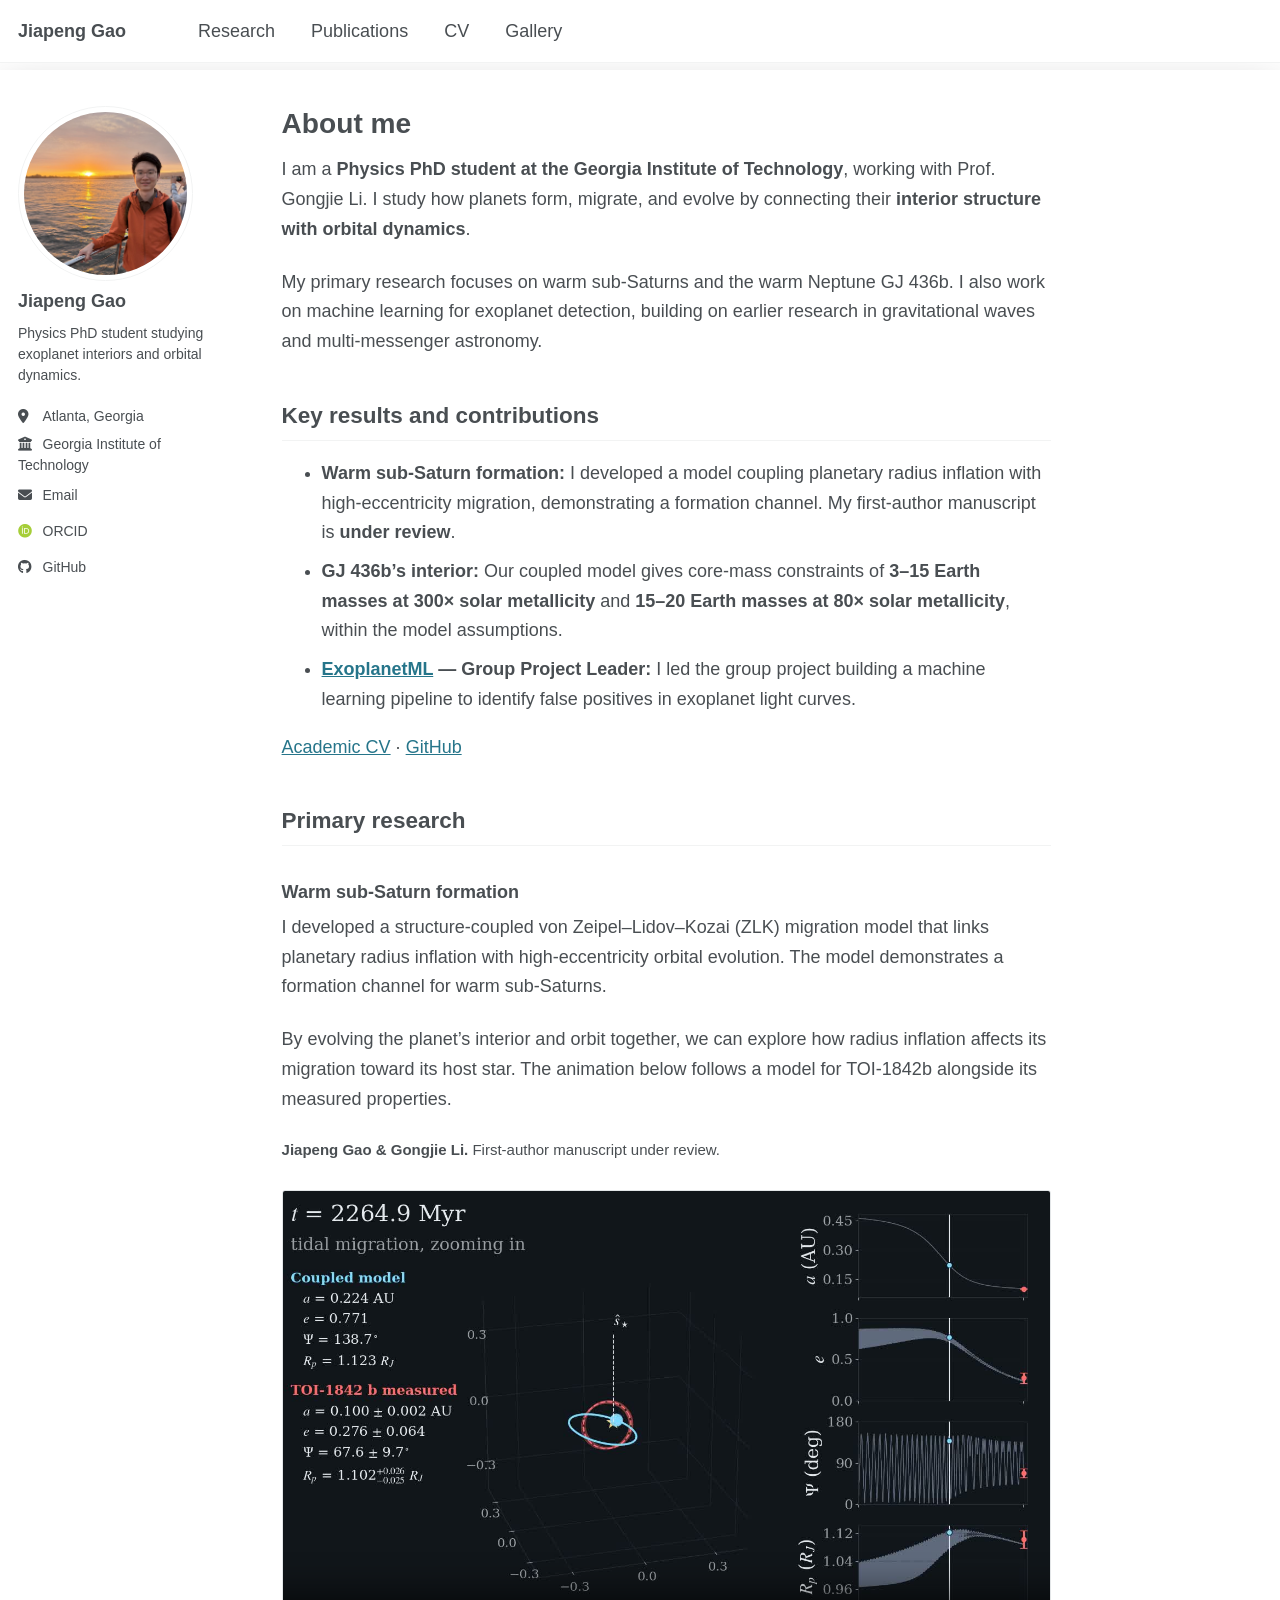
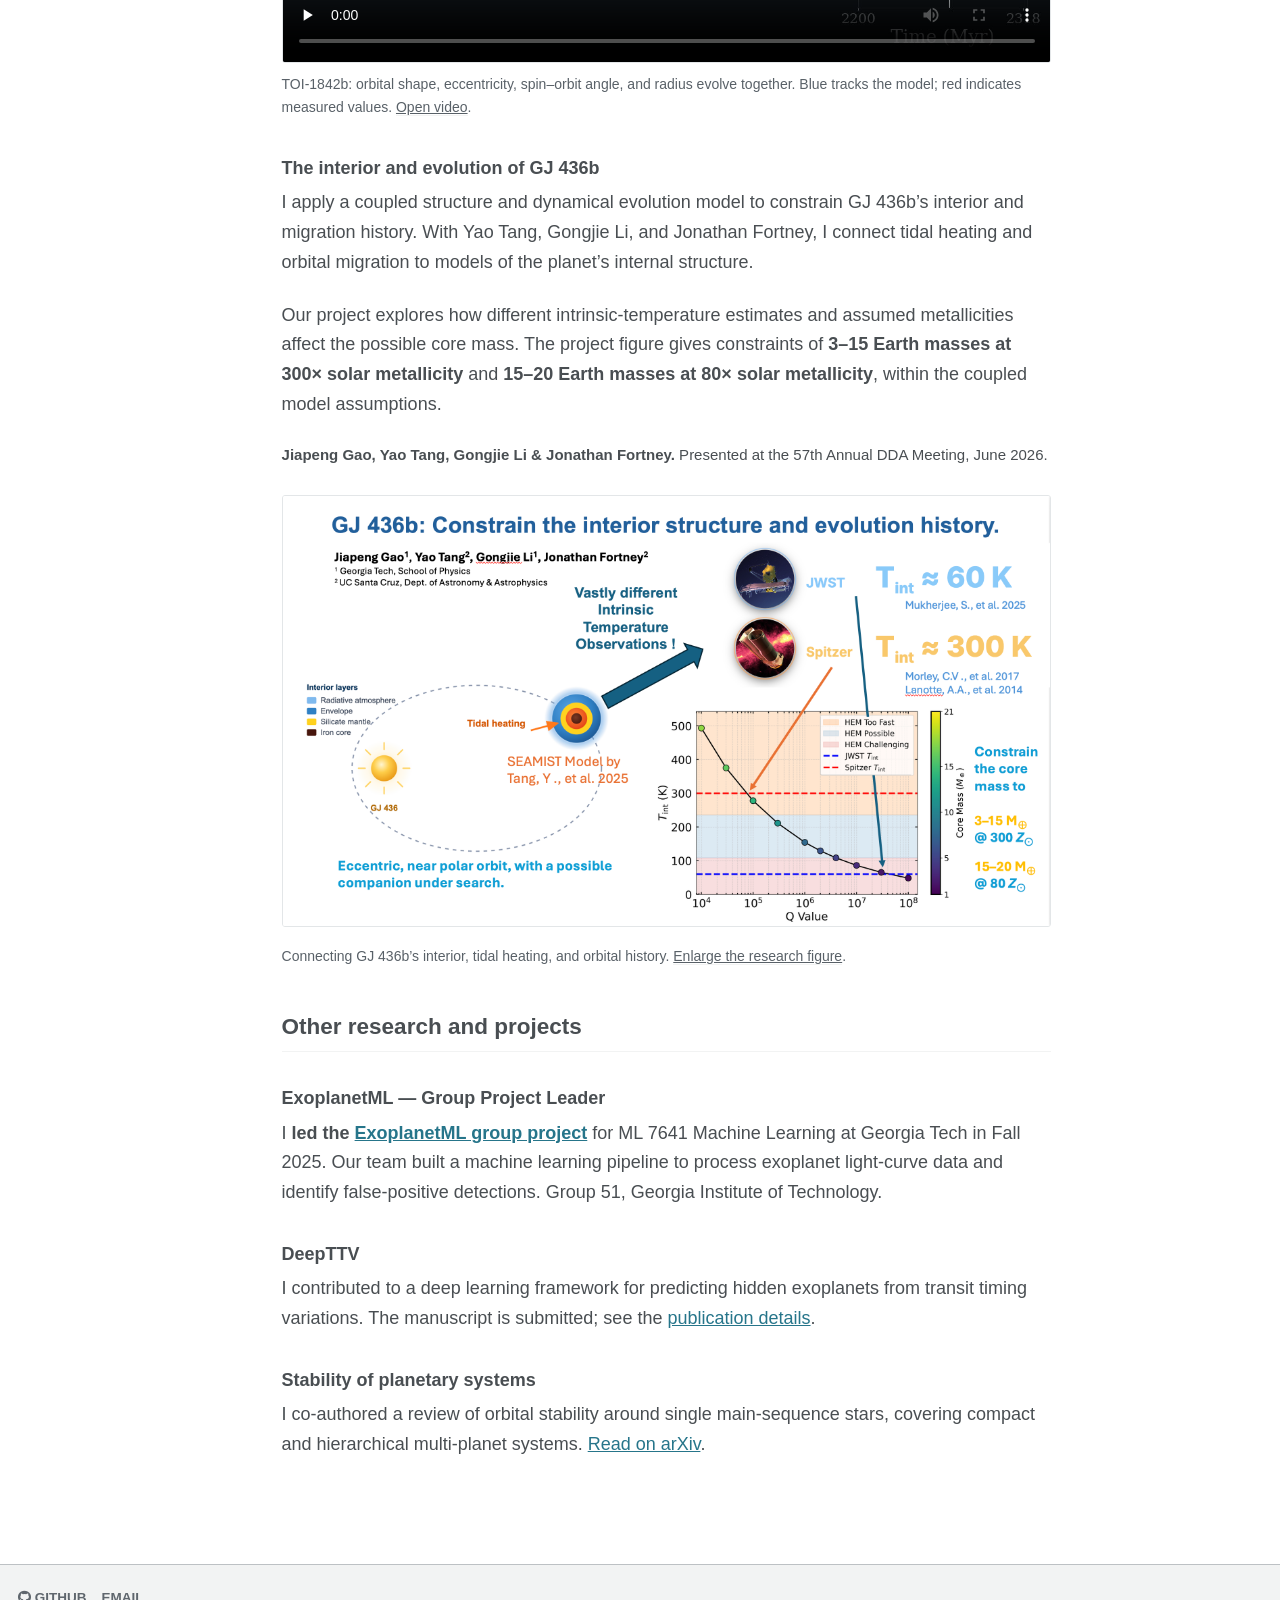
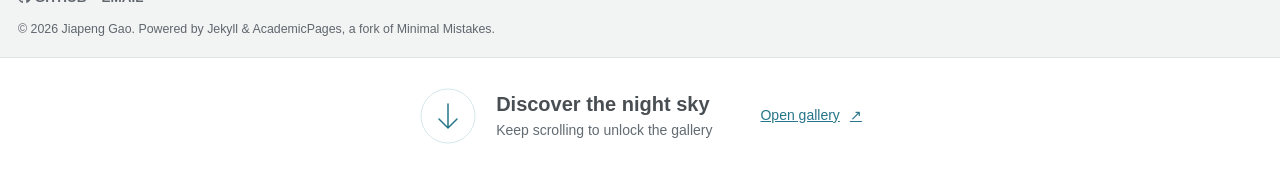
<file: index.html>
<!doctype html>
<html lang="en" class="no-js">
  <head>
    



<meta charset="utf-8">





<!-- begin SEO -->









<title>About me  Jiapeng Gao</title>



<meta name="description" content="Jiapeng Gao’s research on warm sub-Saturn formation, GJ 436b, exoplanet dynamics, and machine learning.">







  <link rel="canonical" href="https://Gaojiapeng.github.io/">















<!-- end SEO -->

<!-- Open Graph protocol data (https://ogp.me/), used by social media -->
<meta property="og:locale" content="en-US">
<meta property="og:site_name" content="Jiapeng Gao"> 
<meta property="og:title" content="About me">



  <meta property="og:url" content="https://Gaojiapeng.github.io/">





<!-- end Open Graph protocol -->



<meta name="viewport" content="width=device-width, initial-scale=1.0">

<script>
  document.documentElement.className = document.documentElement.className.replace(/\bno-js\b/g, '') + ' js ';
</script>

<!-- For all browsers -->
<link rel="stylesheet" href="./assets/css/main.css">

    


<link rel="stylesheet" href="./assets/css/academicons.min.css">
<link rel="stylesheet" href="./assets/css/fontawesome.css">
<link rel="stylesheet" href="./assets/css/custom.css">
<link rel="icon" href="./images/favicon.svg" type="image/svg+xml">
<meta name="theme-color" content="#ffffff">


  <!-- Visitor analytics: count page views without URL query parameters. -->
<script data-goatcounter="https://aighiehighe.goatcounter.com/count"
        data-goatcounter-settings='{"path":"/","allow_local":false}'
        async src="https://gc.zgo.at/count.js"></script>
</head>

  <body>

    <a class="skip-link" href="#main">Skip to content</a>

    <!--[if lt IE 9]>
<div class="notice--danger align-center" style="margin: 0;">You are using an <strong>outdated</strong> browser. Please <a href="http://browsehappy.com/">upgrade your browser</a> to improve your experience.</div>
<![endif]-->
    


<div class="masthead">
  <div class="masthead__inner-wrap">
    <div class="masthead__menu">
      <nav id="site-nav" class="greedy-nav" aria-label="Main navigation">
        <ul class="visible-links">
          <li class="masthead__menu-item masthead__menu-item--lg"><a href="./index.html">Jiapeng Gao</a></li>
          
            <li class="masthead__menu-item"><a href="./index.html#research">Research</a></li>
          
            <li class="masthead__menu-item"><a href="./publications.html">Publications</a></li>
          
            <li class="masthead__menu-item"><a href="./assets/documents/Jiapeng_Gao_Web_CV.pdf">CV</a></li>
          
            <li class="masthead__menu-item"><a href="./gallery.html">Gallery</a></li>
          
        </ul>
      </nav>
    </div>
  </div>
</div>


    <div class="homepage-sheet">

    







<div id="main" role="main">
  




  <div class="sidebar sticky">
  





<div itemscope itemtype="http://schema.org/Person">

  <div class="author__avatar">
    
    	<img src="./images/jiapeng-gao.jpg" class="author__avatar" alt="Jiapeng Gao"  fetchpriority="high" />
    
  </div>

  <div class="author__content">
    <h3 class="author__name">Jiapeng Gao</h3>
    
    <p class="author__bio">Physics PhD student studying exoplanet interiors and orbital dynamics.</p>
  </div>

  <div class="author__urls-wrapper">
    <button class="btn btn--inverse">Follow</button>
    <ul class="author__urls social-icons">
      <!-- Font Awesome icons / Biographic information  -->
      
        <li class="author__desktop"><i class="fas fa-fw fa-location-dot icon-pad-right" aria-hidden="true"></i>Atlanta, Georgia</li>
      
      
        <li class="author__desktop"><i class="fas fa-fw fa-building-columns icon-pad-right" aria-hidden="true"></i>Georgia Institute of Technology</li>
      
      
      
        <li><a href="mailto:jgao370@gatech.edu"><i class="fas fa-fw fa-envelope icon-pad-right" aria-hidden="true"></i>Email</a></li>
      

      <!-- Font Awesome and Academicons icons / Academic websites -->
      
            
      
            
      
      
        <li><a href="https://orcid.org/0009-0001-2537-7205"><i class="ai ai-orcid ai-fw icon-pad-right"></i>ORCID</a></li>
      
                              
      
      
      
      
      

      <!-- Font Awesome icons / Repositories and software development -->
      
            
            
      
        <li><a href="https://github.com/Gaojiapeng"><i class="fab fa-fw fa-github icon-pad-right" aria-hidden="true"></i>GitHub</a></li>
      
            
            

      <!-- Font Awesome icons / Social media -->
              
      
      
            
      
                  
                  
      
            
            
            
      
            
                  
            
      
            
            
      
              
      
                      
      
      
            
    </ul>
  </div>
</div>

  
  </div>


  <article class="page" itemscope itemtype="http://schema.org/CreativeWork">
    <meta itemprop="headline" content="About me">
    
    
    

    <div class="page__inner-wrap">
      
        <header>
          <h1 class="page__title" itemprop="headline">About me
</h1>
          
        
        
            
        </header>
      

      <section class="page__content" itemprop="text">
        <p>I am a <strong>Physics PhD student at the Georgia Institute of Technology</strong>, working with Prof. Gongjie Li. I study how planets form, migrate, and evolve by connecting their <strong>interior structure with orbital dynamics</strong>.</p>

<p>My primary research focuses on warm sub-Saturns and the warm Neptune GJ 436b. I also work on machine learning for exoplanet detection, building on earlier research in gravitational waves and multi-messenger astronomy.</p>

<h2 id="key-results-and-contributions">Key results and contributions</h2>

<ul>
  <li><strong>Warm sub-Saturn formation:</strong> I developed a model coupling planetary radius inflation with high-eccentricity migration, demonstrating a formation channel. My first-author manuscript is <strong>under review</strong>.</li>
  <li><strong>GJ 436b’s interior:</strong> Our coupled model gives core-mass constraints of <strong>3–15 Earth masses at 300× solar metallicity</strong> and <strong>15–20 Earth masses at 80× solar metallicity</strong>, within the model assumptions.</li>
  <li><strong><a href="projects/exoplanetml/final.html">ExoplanetML</a> — Group Project Leader:</strong> I led the group project building a machine learning pipeline to identify false positives in exoplanet light curves.</li>
</ul>

<p class="academic-links"><a href="assets/documents/Jiapeng_Gao_Web_CV.pdf">Academic CV</a> · <a href="https://github.com/Gaojiapeng">GitHub</a></p>

<h2 id="research">Primary research</h2>

<section class="research-entry" id="sub-saturns" aria-labelledby="sub-saturns-title">
  <h3 id="sub-saturns-title">Warm sub-Saturn formation</h3>
  <p>I developed a structure-coupled von Zeipel–Lidov–Kozai (ZLK) migration model that links planetary radius inflation with high-eccentricity orbital evolution. The model demonstrates a formation channel for warm sub-Saturns.</p>
  <p>By evolving the planet’s interior and orbit together, we can explore how radius inflation affects its migration toward its host star. The animation below follows a model for TOI-1842b alongside its measured properties.</p>
  <p class="research-status"><strong>Jiapeng Gao &amp; Gongjie Li.</strong> First-author manuscript under review.</p>
  <figure class="research-media">
    <video controls="" playsinline="" preload="none" width="1400" height="860" poster="assets/images/toi1842b-migration-poster.jpg" aria-label="TOI-1842b coupled orbital and radius evolution" aria-describedby="migration-caption">
      <source src="assets/video/toi1842b-migration.mp4" type="video/mp4" />
      <a href="assets/video/toi1842b-migration.mp4">Open the TOI-1842b migration animation.</a>
    </video>
    <figcaption id="migration-caption">TOI-1842b: orbital shape, eccentricity, spin–orbit angle, and radius evolve together. Blue tracks the model; red indicates measured values. <a href="assets/video/toi1842b-migration.mp4">Open video</a>.</figcaption>
  </figure>
</section>

<section class="research-entry" id="gj436b" aria-labelledby="gj436b-title">
  <h3 id="gj436b-title">The interior and evolution of GJ 436b</h3>
  <p>I apply a coupled structure and dynamical evolution model to constrain GJ 436b’s interior and migration history. With Yao Tang, Gongjie Li, and Jonathan Fortney, I connect tidal heating and orbital migration to models of the planet’s internal structure.</p>
  <p>Our project explores how different intrinsic-temperature estimates and assumed metallicities affect the possible core mass. The project figure gives constraints of <strong>3–15 Earth masses at 300× solar metallicity</strong> and <strong>15–20 Earth masses at 80× solar metallicity</strong>, within the coupled model assumptions.</p>
  <p class="research-status"><strong>Jiapeng Gao, Yao Tang, Gongjie Li &amp; Jonathan Fortney.</strong> Presented at the 57th Annual DDA Meeting, June 2026.</p>
  <figure class="research-media">
    <a href="assets/images/gj436b-project.png" data-research-figure="" aria-label="Enlarge the GJ 436b research figure"><img src="assets/images/gj436b-project.png" width="2270" height="1274" loading="lazy" alt="GJ 436b project: tidal heating and a layered interior, intrinsic-temperature comparisons, and model-dependent core-mass constraints." /></a>
    <figcaption>Connecting GJ 436b’s interior, tidal heating, and orbital history. <a href="assets/images/gj436b-project.png" data-research-figure="">Enlarge the research figure</a>.</figcaption>
  </figure>
</section>

<h2 id="other-research-and-projects">Other research and projects</h2>

<h3 id="exoplanetml">ExoplanetML — Group Project Leader</h3>

<p>I <strong>led the <a href="projects/exoplanetml/final.html">ExoplanetML group project</a></strong> for ML 7641 Machine Learning at Georgia Tech in Fall 2025. Our team built a machine learning pipeline to process exoplanet light-curve data and identify false-positive detections. Group 51, Georgia Institute of Technology.</p>

<h3 id="deepttv">DeepTTV</h3>

<p>I contributed to a deep learning framework for predicting hidden exoplanets from transit timing variations. The manuscript is submitted; see the <a href="publications.html#deepttv">publication details</a>.</p>

<h3 id="stability-of-planetary-systems">Stability of planetary systems</h3>

<p>I co-authored a review of orbital stability around single main-sequence stars, covering compact and hierarchical multi-planet systems. <a href="https://arxiv.org/abs/2407.13899">Read on arXiv</a>.</p>

<dialog class="research-dialog" aria-labelledby="research-dialog-title">
  <div class="research-dialog-header"><h2 id="research-dialog-title">GJ 436b — interior structure and evolution</h2><button type="button" data-close-research="" autofocus="">Close <span aria-hidden="true">×</span></button></div>
  <img src="assets/images/gj436b-project.png" width="2270" height="1274" loading="lazy" alt="Full-size GJ 436b research figure with model-dependent core-mass constraints." />
  <p><a href="assets/images/gj436b-project.png">Open original figure</a></p>
</dialog>


        

        
      </section>

      <footer class="page__meta">
        
        






      </footer>

      

      




    </div>

    
  </article>

  
  
</div>


    <div class="page__footer">
      <footer>
        <!-- Personal site footer additions. -->

        <div class="page__footer-follow"><ul class="social-icons"><li><a href="https://github.com/Gaojiapeng"><i class="fab fa-github" aria-hidden="true"></i> GitHub</a></li><li><a href="mailto:jgao370@gatech.edu">Email</a></li></ul></div>
<div class="page__footer-copyright">&copy; 2026 Jiapeng Gao. Powered by <a href="https://jekyllrb.com">Jekyll</a> &amp; <a href="https://github.com/academicpages/academicpages.github.io">AcademicPages</a>, a fork of <a href="https://mademistakes.com/work/minimal-mistakes-jekyll-theme/">Minimal Mistakes</a>.</div>

      </footer>
    </div>

    
    <div class="gallery-pull" id="discover">
  <div class="gallery-pull-cue">
    <span class="gallery-pull-meter" aria-hidden="true">
      <svg viewBox="0 0 60 60" width="60" height="60" fill="none">
        <circle cx="30" cy="30" r="27" stroke="currentColor" class="gallery-pull-track"/>
        <circle cx="30" cy="30" r="27" stroke="currentColor" stroke-width="2" pathLength="100" class="gallery-pull-ring"/>
        <path d="M30 18v24M21 33l9 9 9-9" stroke="currentColor" stroke-width="1.5" stroke-linecap="round" stroke-linejoin="round"/>
      </svg>
    </span>
    <div>
      <p class="gallery-pull-title">Discover the night sky</p>
      <p class="gallery-pull-instruction" role="status" aria-live="polite">Explore my astrophotography</p>
    </div>
  </div>
  <a class="gallery-pull-link" href="./gallery.html">Open gallery <span aria-hidden="true">↗</span></a>
</div>

    </div>
    <section class="gallery-discover" aria-hidden="true" inert>
  <div class="discover-scene">
    <img class="discover-image" src="./assets/astro/milky-way-sky-inner-mongolia-2023.jpg" width="2200" height="1472" loading="lazy" decoding="async" alt="Dense Milky Way star fields crossed by dark dust lanes, photographed in Inner Mongolia.">
    <div class="discover-copy">
      <p class="discover-eyebrow">Through my lens</p>
      <h2>Discover the night sky</h2>
      <p class="discover-instruction">Gallery unlocked</p>
    </div>
    <p class="discover-credit"><span>Inner Mongolia · <time datetime="2023-08-13T00:16:14">13 August 2023 · 00:16:14</time> (camera time)</span><span>Photographed by Jiapeng Gao</span></p>
  </div>
</section>

    

    <script src="./assets/js/site.js" defer></script>
<script src="./assets/js/discover.js" defer></script>



  </body>
</html>
</file>
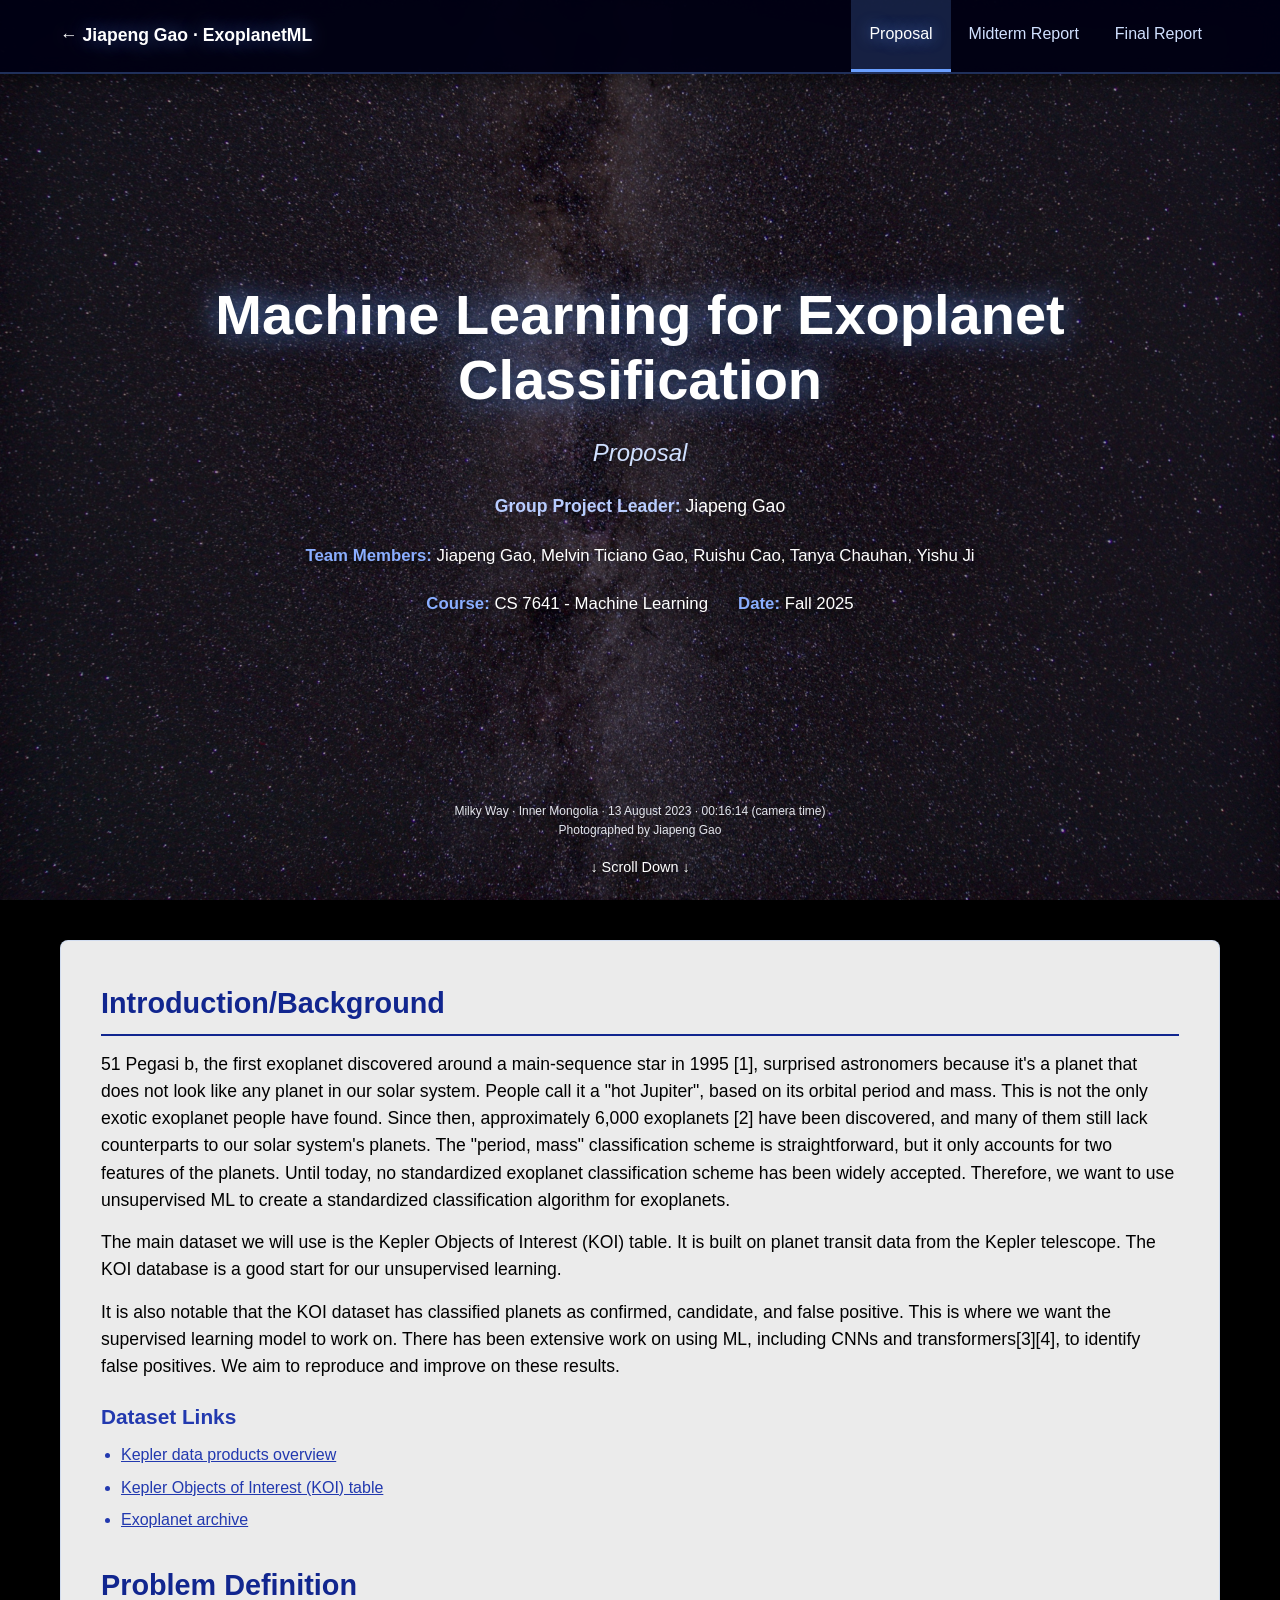
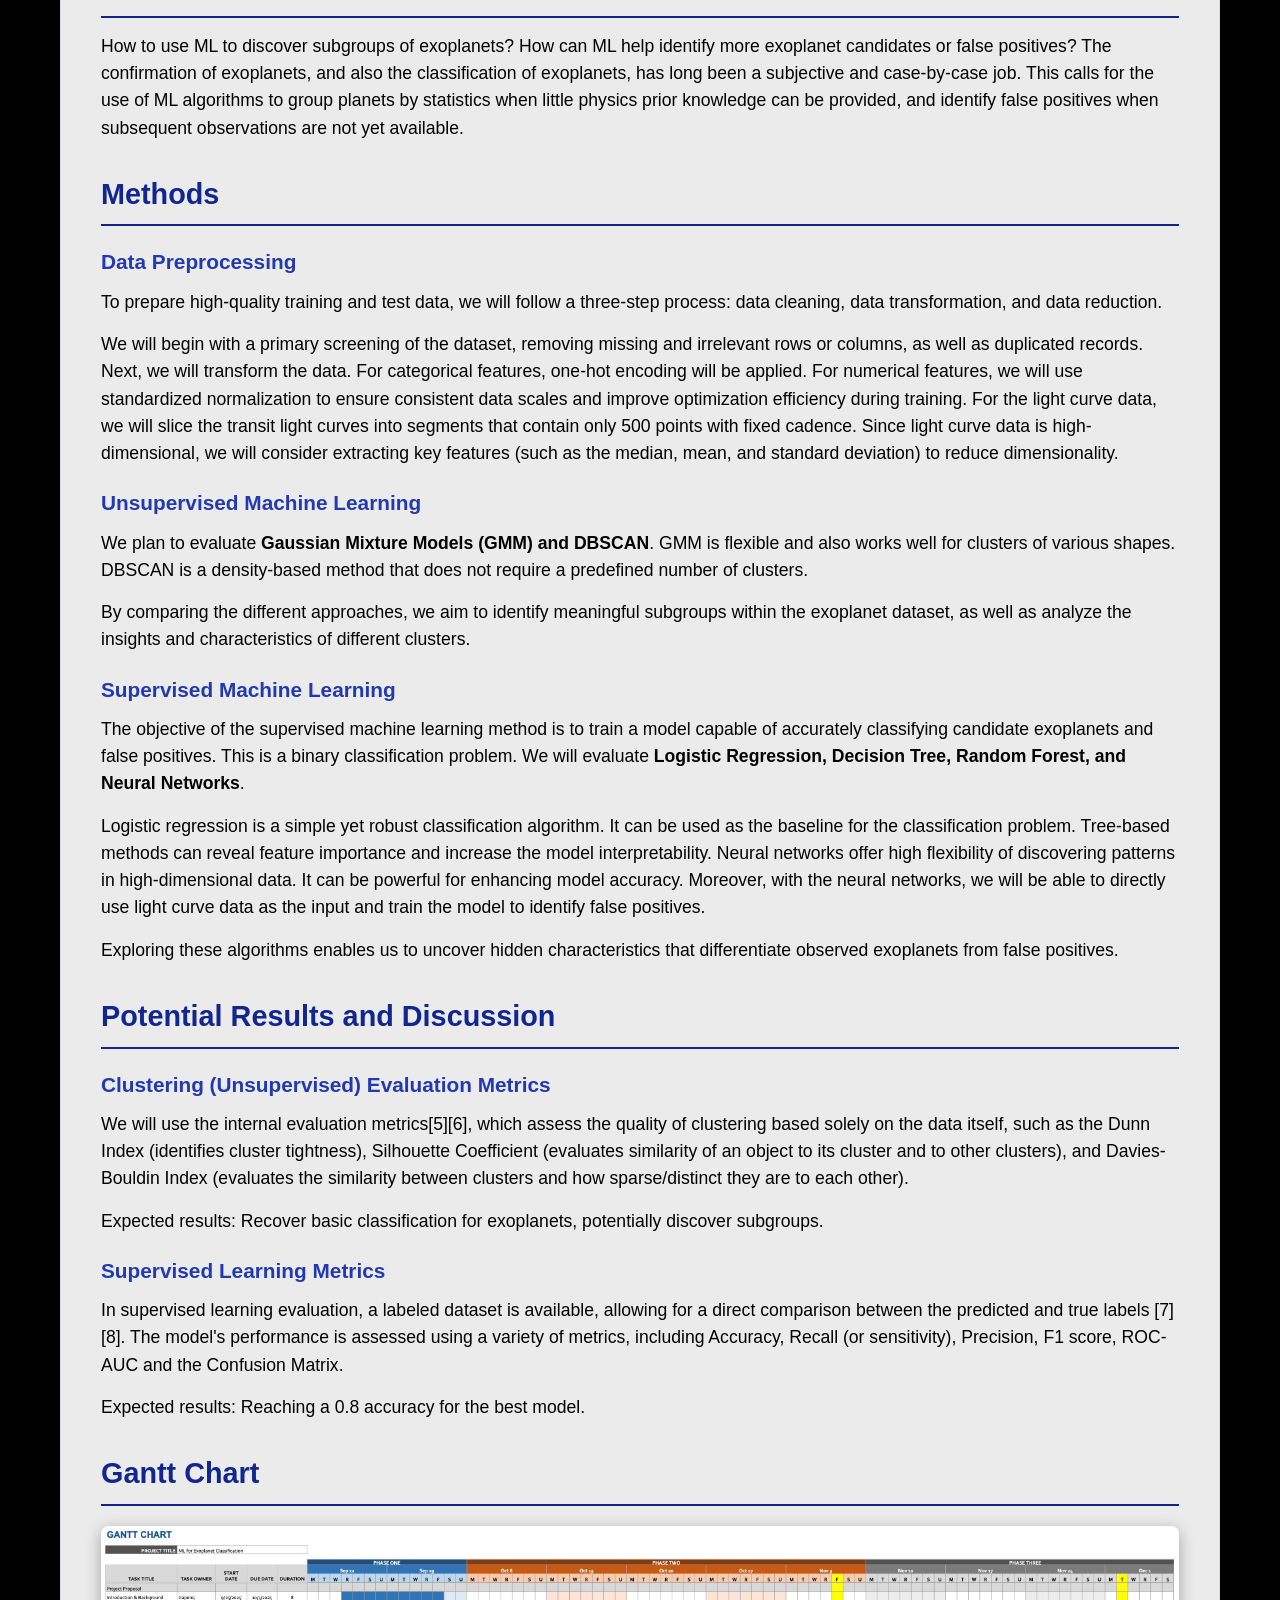
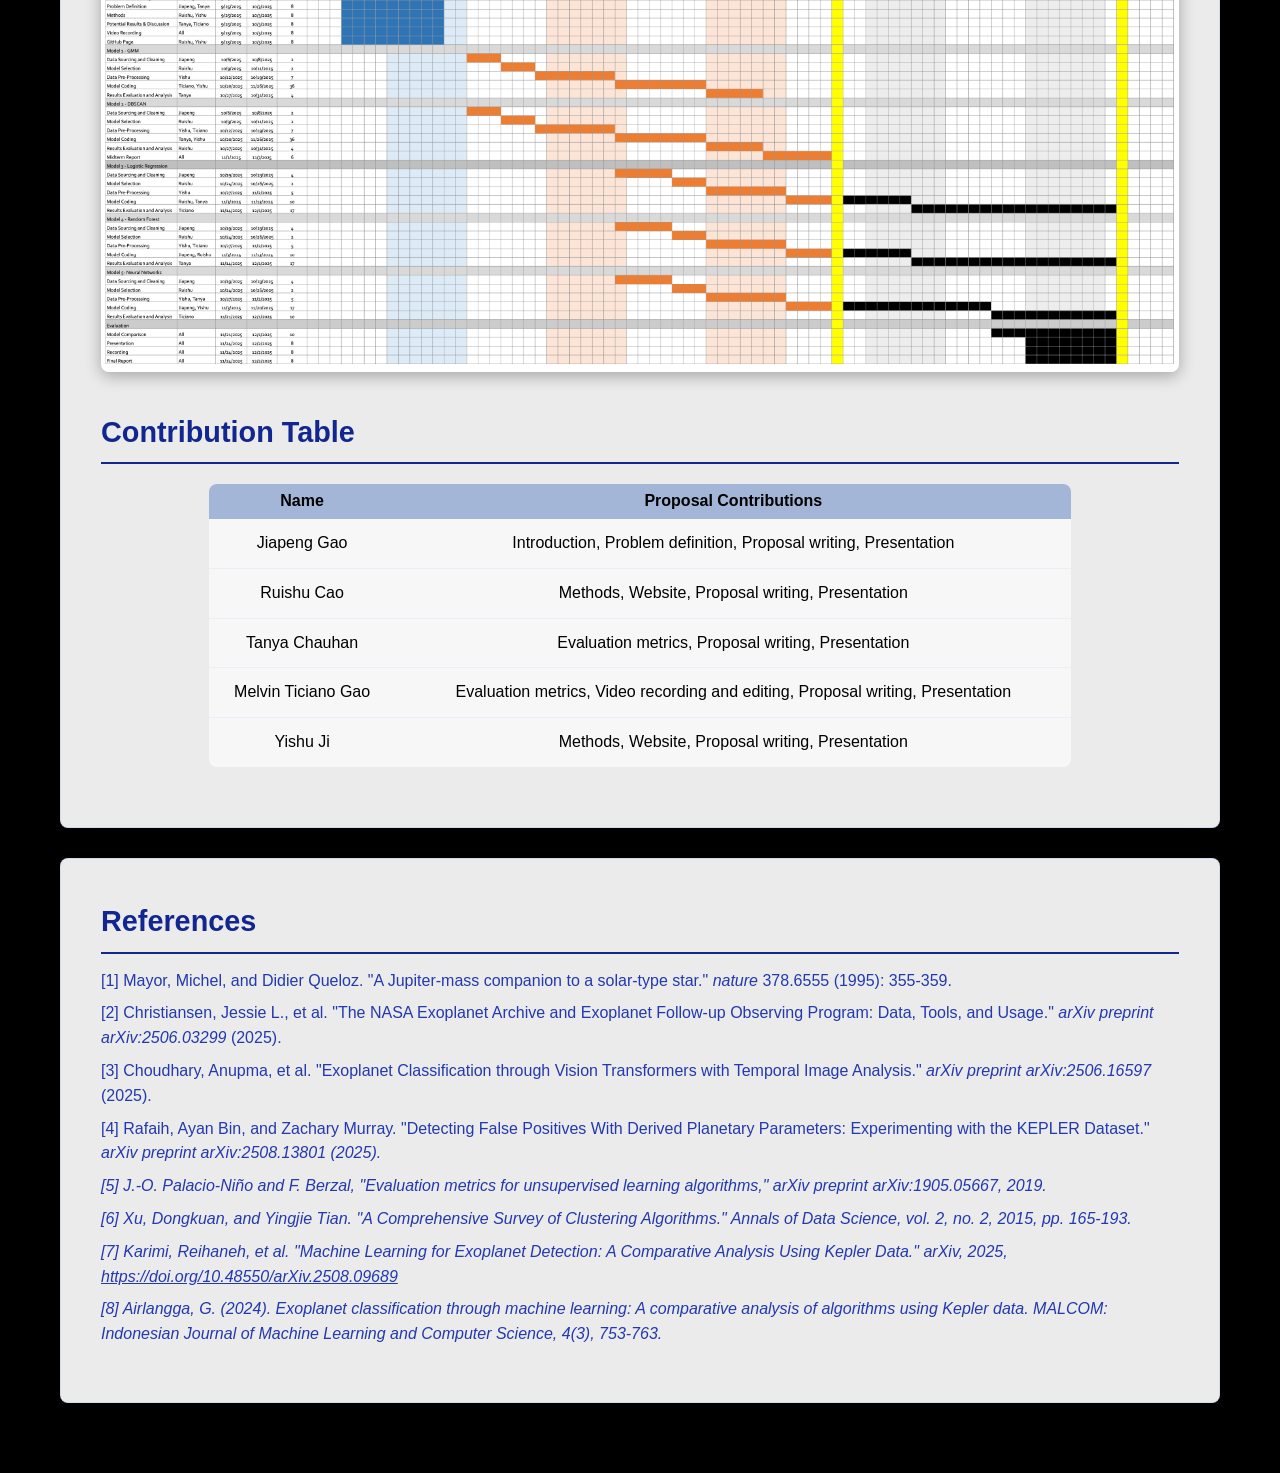
<file: projects/exoplanetml/index.html>
<!DOCTYPE html>
<html lang="en">
<head>
    <meta charset="UTF-8">
    <meta name="viewport" content="width=device-width, initial-scale=1.0">
    <title>Exoplanet Classification Using Machine Learning - Proposal</title>
    <style>
        * {
            margin: 0;
            padding: 0;
            box-sizing: border-box;
        }

        body {
            font-family: 'Segoe UI', Tahoma, Geneva, Verdana, sans-serif;
            /* font-family: 'Helvetica Neue', Helvetica, Arial, sans-serif; */
            line-height: 1.25;
            color: #e8e8e8;
            background: #000;
            overflow-x: hidden;
            padding-top: 70px; /* Added for navbar */
        }

        /* Navigation Bar Styles - START */
        .navbar {
            position: fixed;
            top: 0;
            left: 0;
            width: 100%;
            background: rgba(0, 0, 20, 0.95);
            backdrop-filter: blur(10px);
            border-bottom: 2px solid rgba(106, 159, 255, 0.3);
            z-index: 1000;
            box-shadow: 0 4px 20px rgba(0, 0, 0, 0.5);
        }

        .navbar-container {
            max-width: 1200px;
            margin: 0 auto;
            padding: 0 20px;
            display: flex;
            justify-content: space-between;
            align-items: center;
            height: 70px;
        }

        .navbar-brand {
            color: #fff;
            font-size: 1.3em;
            font-weight: 600;
            text-decoration: none;
            text-shadow: 0 0 20px rgba(106, 159, 255, 0.6);
            transition: all 0.3s ease;
        }

        .navbar-brand:hover {
            color: #8aaeff;
            text-shadow: 0 0 30px rgba(106, 159, 255, 0.9);
        }

        .navbar-menu {
            display: flex;
            gap: 0;
            list-style: none;
            margin: 0;
            padding: 0;
        }

        .navbar-item {
            margin: 0;
        }

        .navbar-link {
            display: block;
            padding: 25px 30px;
            color: #d0e0ff;
            text-decoration: none;
            font-size: 1.1em;
            font-weight: 500;
            transition: all 0.3s ease;
            border-bottom: 3px solid transparent;
            position: relative;
        }

        .navbar-link:hover {
            color: #fff;
            background: rgba(106, 159, 255, 0.1);
            border-bottom-color: #6a9fff;
        }

        .navbar-link.active {
            color: #fff;
            background: rgba(106, 159, 255, 0.2);
            border-bottom-color: #6a9fff;
            text-shadow: 0 0 15px rgba(106, 159, 255, 0.8);
        }
        /* Navigation Bar Styles - END */

        .background {
            position: fixed;
            top: 0;
            left: 0;
            width: 100%;
            height: 100%;
            background: url('../../assets/astro/milky-way-sky-inner-mongolia-2023.jpg') center center/cover no-repeat;
            z-index: -2;
            transition: filter 0.3s ease;
        }

        .background-overlay {
            position: fixed;
            top: 0;
            left: 0;
            width: 100%;
            height: 100%;
            background: rgba(0, 0, 20, 0.1);
            z-index: -1;
            transition: background 0.3s ease;
        }

        .hero {
            height: 100vh;
            display: flex;
            flex-direction: column;
            justify-content: center;
            align-items: center;
            text-align: center;
            padding: 20px;
        }

        .hero h1 {
            color: #fff;
            font-size: 3.5em;
            margin-bottom: 20px;
            text-shadow: 0 0 30px rgba(106, 159, 255, 0.8), 0 2px 10px rgba(0, 0, 0, 0.8);
            animation: fadeInDown 1s ease;
        }

        .hero .subtitle {
            color: #d0e0ff;
            font-size: 1.5em;
            font-style: italic;
            margin-bottom: 40px;
            text-shadow: 0 2px 10px rgba(0, 0, 0, 0.8);
            animation: fadeInUp 1s ease 0.3s both;
        }

        .hero .team {
            display: flex;
            gap: 40px;
            flex-wrap: wrap;
            justify-content: center;
            animation: fadeInUp 1s ease 0.6s both;
        }

        .hero .team-member {
            color: #fff;
            font-size: 1.3em;
            text-shadow: 0 2px 8px rgba(0, 0, 0, 0.8);
        }

        .hero .team-member strong {
            color: #8aaeff;
        }

        .scroll-indicator {
            position: absolute;
            bottom: 30px;
            left: 50%;
            transform: translateX(-50%);
            color: #fff;
            font-size: 0.9em;
            font-style: normal;
            animation: bounce 2s infinite;
            text-shadow: 0 2px 8px rgba(0, 0, 0, 0.8);
        }

        @keyframes fadeInDown {
            from {
                opacity: 0;
                transform: translateY(-30px);
            }
            to {
                opacity: 1;
                transform: translateY(0);
            }
        }

        @keyframes fadeInUp {
            from {
                opacity: 0;
                transform: translateY(30px);
            }
            to {
                opacity: 1;
                transform: translateY(0);
            }
        }

        @keyframes bounce {
            0%, 20%, 50%, 80%, 100% {
                transform: translateX(-50%) translateY(0);
            }
            40% {
                transform: translateX(-50%) translateY(-10px);
            }
            60% {
                transform: translateX(-50%) translateY(-5px);
            }
        }

        .content-section {
            position: relative;
            z-index: 1;
            background: transparent;
        }

        .container {
            max-width: 1200px;
            margin: 0 auto;
            padding: 40px 20px;
        }

        .content-box {
            /* background: rgba(0, 0, 0, 0.75); */
            background: rgba(255, 255, 255, 0.7);
            backdrop-filter: blur(10px);
            border-radius: 8px;
            padding: 40px;
            margin-bottom: 30px;
            box-shadow: 0 8px 32px rgba(0, 0, 0, 0.6);
            border: 1px solid rgba(106, 159, 255, 0.2);
        }

        h2 {
            /* color: #6a9fff; */
            color: #11268f;
            font-size: 1.8em;
            margin-top: 30px;
            margin-bottom: 15px;
            border-bottom: 2px solid #11268f;
            padding-bottom: 8px;
        }

        h2:first-child {
            margin-top: 0;
        }

        h3 {
            /* color: #8aaeff; */
            color: #2239af;
            font-size: 1.3em;
            margin-top: 20px;
            margin-bottom: 10px;
        }

        p {
            margin-bottom: 15px;
            font-size: 1.1em;
            text-align: justify;
            /* color: #2d2d2f; */
            color: #000;
        }

        table {
            width: 80%;
            display: table;
            margin-left: auto;
            margin-right: auto;
            border-collapse: collapse;
            /* margin: 20px 20px; */
            /* background: rgba(20, 20, 40, 0.6); */
            background: rgba(252, 252, 252, 0.768);
            border-radius: 8px;
            overflow: hidden;
        }

        th {
            background: rgba(3, 57, 156, 0.34);
            /* color: #6a9fff; */
            color: #000000;
            padding: 5px;
            text-align: center;
            font-weight: 600;
        }

        td {
            padding: 12px;
            border-bottom: 1px solid rgba(106, 159, 255, 0.1);
            color: #000000;
            text-align: center;
        }

        tr:last-child td {
            border-bottom: none;
        }

        /* tr:hover {
            background: rgba(106, 159, 255, 0.1);
        } */

        ul {
            margin-left: 20px;
            margin-bottom: 15px;
            color: #2239af;
        }

        li {
            margin-bottom: 8px;
        }

        strong {
            color: #000;
        }

        .gantt-placeholder {
            background: rgba(255, 253, 253, 0.6);
            padding: 40px;
            border-radius: 8px;
            margin: 20px 0;
            text-align: center;
            color: #a8c0e0;
            font-style: italic;
            border: 2px dashed rgba(106, 159, 255, 0.3);
        }

        .dimmed .background {
            filter: blur(5px) brightness(0.9);
        }

        .dimmed .background-overlay {
            background: rgba(0, 0, 20, 0.2);
        }

        a {
            color: #2239af;
            text-decoration: underline;
        }

        a:hover {
            text-decoration: underline;
        }

        /* Mobile responsive - START */
        @media (max-width: 768px) {
            body {
                padding-top: 120px;
            }

            .navbar-container {
                flex-direction: column;
                height: auto;
                padding: 15px 20px;
            }
            
            .navbar-brand {
                margin-bottom: 10px;
                font-size: 1.1em;
            }
            
            .navbar-menu {
                flex-direction: row;
                width: 100%;
                justify-content: center;
            }
            
            .navbar-link {
                padding: 12px 20px;
                font-size: 1em;
            }
        }

        @media (max-width: 480px) {
            .navbar-link {
                padding: 12px 15px;
                font-size: 0.95em;
            }
        }
        /* Mobile responsive - END */
    </style>
    <link rel="stylesheet" href="site-integration.css">
<!-- Visitor analytics: count page views without URL query parameters. -->
<script data-goatcounter="https://aighiehighe.goatcounter.com/count"
        data-goatcounter-settings='{"path":"/projects/exoplanetml/","allow_local":false}'
        async src="https://gc.zgo.at/count.js"></script>
</head>
<body>

    <!-- Navigation Bar -->
    <nav class="navbar" aria-label="ExoplanetML project reports">
        <div class="navbar-container">
            <a href="../../index.html#exoplanetml" class="navbar-brand">← Jiapeng Gao · ExoplanetML</a>
            <ul class="navbar-menu">
                <li class="navbar-item">
                    <a href="index.html" class="navbar-link active" id="nav-proposal" aria-current="page">Proposal</a>
                </li>
                <li class="navbar-item">
                    <a href="midterm.html" class="navbar-link" id="nav-midterm">Midterm Report</a>
                </li>
                <li class="navbar-item">
                    <a href="final.html" class="navbar-link" id="nav-final">Final Report</a>
                </li>
            </ul>
        </div>
    </nav>

    <div class="background"></div>
    <div class="background-overlay"></div>

    <div class="hero">
        <h1>Machine Learning for Exoplanet Classification</h1>
        <p class="subtitle">Proposal</p>
        
<!--         <p class="subtitle">Midterm Report</p> -->
         
        <p class="project-lead"><strong>Group Project Leader:</strong> Jiapeng Gao</p>
        <div class="team">
            <div class="team-member">
                <strong>Team Members:</strong> Jiapeng Gao, Melvin Ticiano Gao, Ruishu Cao, Tanya Chauhan, Yishu Ji
            </div>
        </div>
<!-- <div class="team">
            <div class="team-member">
                <strong>Domain Advisors:</strong> Dr. Gongjie Li, Dr. Songhu Wang
            </div> 
        </div> -->
        <div class="team">
            <div class="team-member">
                <strong>Course:</strong> CS 7641 - Machine Learning
            </div>
            <div class="team-member">
                <strong>Date:</strong> Fall 2025
            </div>
        </div>

        <p class="project-photo-credit">Milky Way · Inner Mongolia · <time datetime="2023-08-13T00:16:14">13 August 2023 · 00:16:14</time> (camera time)<br>Photographed by Jiapeng Gao</p>
        <div class="scroll-indicator">
            ↓ Scroll Down ↓
        </div>
    </div>

    <div class="content-section">
        <div class="container">
            <div class="content-box">
                <h2>Introduction/Background</h2>
                <p>
                    51 Pegasi b, the first exoplanet discovered around a main-sequence star in 1995 [1], surprised astronomers because it's a planet that does not look like any planet in our solar system. People call it a "hot Jupiter", based on its orbital period and mass.  This is not the only exotic exoplanet people have found. Since then, approximately 6,000 exoplanets [2] have been discovered, and many of them still lack counterparts to our solar system's planets. The "period, mass" classification scheme is straightforward, but it only accounts for two features of the planets. Until today, no standardized exoplanet classification scheme has been widely accepted. Therefore, we want to use unsupervised ML to create a standardized classification algorithm for exoplanets. 
                </p>
                <p>
                    The main dataset we will use is the Kepler Objects of Interest (KOI) table. It is built on planet transit data from the Kepler telescope. The KOI database is a good start for our unsupervised learning. 
                </p>
                <p>
                    It is also notable that the KOI dataset has classified planets as confirmed, candidate, and false positive. This is where we want the supervised learning model to work on. There has been extensive work on using ML, including CNNs and transformers[3][4], to identify false positives. We aim to reproduce and improve on these results.
                </p>
                <h3>Dataset Links</h3>
                <ul>
                    <li><a href="https://exoplanetarchive.ipac.caltech.edu/docs/Kepler_Data_Products_Overview.html#lc_rel" target="_blank">Kepler data products overview</a></li> 
                    <li><a href="https://exoplanetarchive.ipac.caltech.edu/cgi-bin/TblView/nph-tblView?app=ExoTbls&config=cumulative" target="_blank">Kepler Objects of Interest (KOI) table</a></li>
                    <li><a href="https://exoplanetarchive.ipac.caltech.edu/index.html" target="_blank">Exoplanet archive</a></li>
                </ul>

                <h2>Problem Definition</h2>
                <p>
                    How to use ML to discover subgroups of exoplanets? How can ML help identify more exoplanet candidates or false positives? The confirmation of exoplanets, and also the classification of exoplanets, has long been a subjective and case-by-case job. This calls for the use of ML algorithms to group planets by statistics when little physics prior knowledge can be provided, and identify false positives when subsequent observations are not yet available. 
                </p>

                <h2>Methods</h2>
                
                <h3>Data Preprocessing</h3>
                <p>
                   To prepare high-quality training and test data, we will follow a three-step process: data cleaning, data transformation, and data reduction.
                </p>
                <p>
                    We will begin with a primary screening of the dataset, removing missing and irrelevant rows or columns, as well as duplicated records. 
                    Next, we will transform the data. For categorical features, one-hot encoding will be applied. For numerical features, we will use standardized normalization to ensure consistent data scales and improve optimization efficiency during training.
                    For the light curve data, we will slice the transit light curves into segments that contain only 500 points with fixed cadence. Since light curve data is high-dimensional, we will consider extracting key features (such as the median, mean, and standard deviation) to reduce dimensionality.
                </p>

                <h3>Unsupervised Machine Learning</h3>
                <p>
                    We plan to evaluate <strong>Gaussian Mixture Models (GMM) and DBSCAN</strong>. GMM is flexible and also works well for clusters of various shapes. DBSCAN is a density-based method that does not require a predefined number of clusters. 
                </p>
                <p>
                    By comparing the different approaches, we aim to identify meaningful subgroups within the exoplanet dataset, as well as analyze the insights and characteristics of different clusters. 
                </p>

                <h3>Supervised Machine Learning</h3>
                <p>
                    The objective of the supervised machine learning method is to train a model capable of accurately classifying candidate exoplanets and false positives. This is a binary classification problem. We will evaluate <strong>Logistic Regression, Decision Tree, Random Forest, and Neural Networks</strong>. 
                </p>
                <p>
                    Logistic regression is a simple yet robust classification algorithm. It can be used as the baseline for the classification problem. Tree-based methods can reveal feature importance and increase the model interpretability. Neural networks offer high flexibility of discovering patterns in high-dimensional data. It can be powerful for enhancing model accuracy. Moreover, with the neural networks, we will be able to directly use light curve data as the input and train the model to identify false positives.
                </p>
                <p>
                    Exploring these algorithms enables us to uncover hidden characteristics that differentiate observed exoplanets from false positives.
                </p>

                <h2>Potential Results and Discussion</h2>
                
                <h3>Clustering (Unsupervised) Evaluation Metrics</h3>
                <p>
                    We will use the internal evaluation metrics[5][6], which assess the quality of clustering based solely on the data itself, such as the Dunn Index (identifies cluster tightness), Silhouette Coefficient (evaluates similarity of an object to its cluster and to other clusters), and Davies-Bouldin Index (evaluates the similarity between clusters and how sparse/distinct they are to each other).
                </p>
                 <p>Expected results: Recover basic classification for exoplanets, potentially discover subgroups.</p>


                <h3>Supervised Learning Metrics</h3>
                <p>
                    In supervised learning evaluation, a labeled dataset is available, allowing for a direct comparison between the predicted and true labels [7][8]. The model's performance is assessed using a variety of metrics, including Accuracy, Recall (or sensitivity), Precision, F1 score, ROC-AUC and the Confusion Matrix.
                </p>
                <p>Expected results: Reaching a 0.8 accuracy for the best model.</p>


                <h2>Gantt Chart</h2>
                <div style="text-align: center; margin: 20px 0;">
                    <img src="gantt-chart.png" alt="Project Gantt Chart" style="max-width: 100%; height: auto; border-radius: 8px; box-shadow: 0 4px 16px rgba(0, 0, 0, 0.3);">
                </div>

                <h2>Contribution Table</h2>
                <div class="report-table" tabindex="0" role="region" aria-label="Report table"><table>
                    <thead>
                        <tr>
                            <th>Name</th>
                            <th>Proposal Contributions</th>
                        </tr>
                    </thead>
                    <tbody>
                        <tr>
                            <td>Jiapeng Gao</td>
                            <td>Introduction, Problem definition, Proposal writing, Presentation</td>
                        </tr>
                        <tr>
                            <td>Ruishu Cao</td>
                            <td>Methods, Website, Proposal writing, Presentation</td>
                        </tr>
                        <tr>
                            <td>Tanya Chauhan</td>
                            <td>Evaluation metrics, Proposal writing, Presentation</td>
                        </tr>
                        <tr>
                            <td>Melvin Ticiano Gao</td>
                            <td>Evaluation metrics, Video recording and editing, Proposal writing, Presentation</td>
                        </tr>
                        <tr>
                            <td>Yishu Ji</td>
                            <td>Methods, Website, Proposal writing, Presentation</td>
                        </tr>
                    </tbody>
                </table></div>
            </div>

            <div class="content-box">
                <h2>References</h2>
                <ul style="list-style-type: none; margin-left: 0;">
                    <li>[1] Mayor, Michel, and Didier Queloz. "A Jupiter-mass companion to a solar-type star."  <em>nature</em> 378.6555 (1995): 355-359.</li>
                    <li>[2] Christiansen, Jessie L., et al. "The NASA Exoplanet Archive and Exoplanet Follow-up Observing Program: Data, Tools, and Usage." <em>arXiv preprint arXiv:2506.03299</em> (2025).</li>
                    <li>[3] Choudhary, Anupma, et al. "Exoplanet Classification through Vision Transformers with Temporal Image Analysis." <em>arXiv preprint arXiv:2506.16597</em> (2025).</li>
                    <li>[4] Rafaih, Ayan Bin, and Zachary Murray. "Detecting False Positives With Derived Planetary Parameters: Experimenting with the KEPLER Dataset."  <em>arXiv preprint arXiv:2508.13801<em> (2025).</li>
                    <li>[5] J.-O. Palacio-Niño and F. Berzal, "Evaluation metrics for unsupervised learning algorithms," <em>arXiv preprint arXiv:1905.05667</em>, 2019.</li>
                    <li>[6] Xu, Dongkuan, and Yingjie Tian. "A Comprehensive Survey of Clustering Algorithms." <em>Annals of Data Science</em>, vol. 2, no. 2, 2015, pp. 165-193.</li>
                    <li>[7] Karimi, Reihaneh, et al. "Machine Learning for Exoplanet Detection: A Comparative Analysis Using Kepler Data." <em>arXiv</em>, 2025, <a href="https://doi.org/10.48550/arXiv.2508.09689" target="_blank">https://doi.org/10.48550/arXiv.2508.09689</a></li>
                    <li>[8] Airlangga, G. (2024). Exoplanet classification through machine learning: A comparative analysis of algorithms using Kepler data. <em>MALCOM: Indonesian Journal of Machine Learning and Computer Science, 4</em>(3), 753-763.</li>
                </ul>
            </div>
        </div>
    </div>

    <script>
        window.addEventListener('scroll', function() {
            const scrollPosition = window.scrollY;
            const heroHeight = document.querySelector('.hero').offsetHeight;
            
            if (scrollPosition > heroHeight * 0.3) {
                document.body.classList.add('dimmed');
            } else {
                document.body.classList.remove('dimmed');
            }
        });

        // Navigation active state handler
        document.addEventListener('DOMContentLoaded', function() {
            // Get current page filename
            const currentPage = window.location.pathname.split('/').pop() || 'index.html';
            
            // Set active class based on current page
            if (currentPage === 'index.html' || currentPage === '') {
                document.getElementById('nav-proposal')?.classList.add('active');
            } else if (currentPage === 'midterm.html') {
                document.getElementById('nav-midterm')?.classList.add('active');
            } else if (currentPage === 'final.html') {
                document.getElementById('nav-final')?.classList.add('active');
            }
        });
    </script>
</body>
</html>
</file>
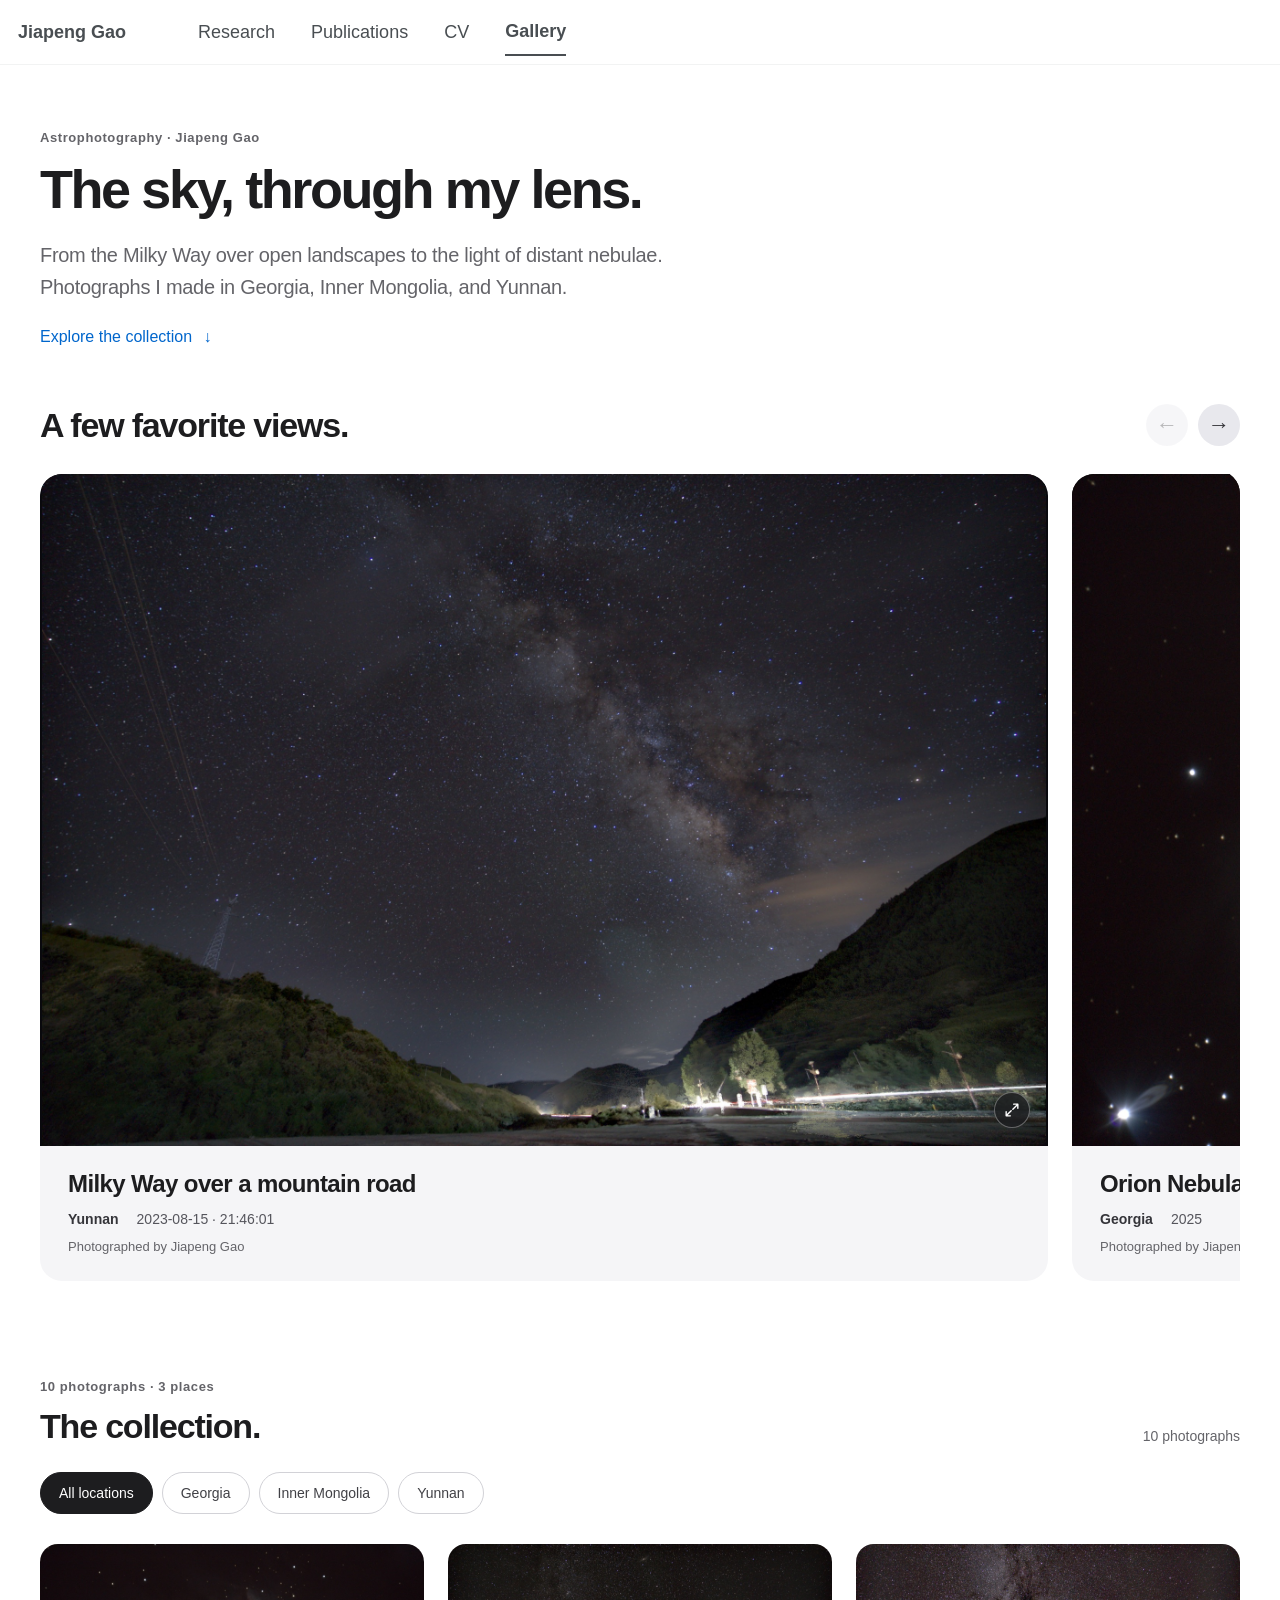
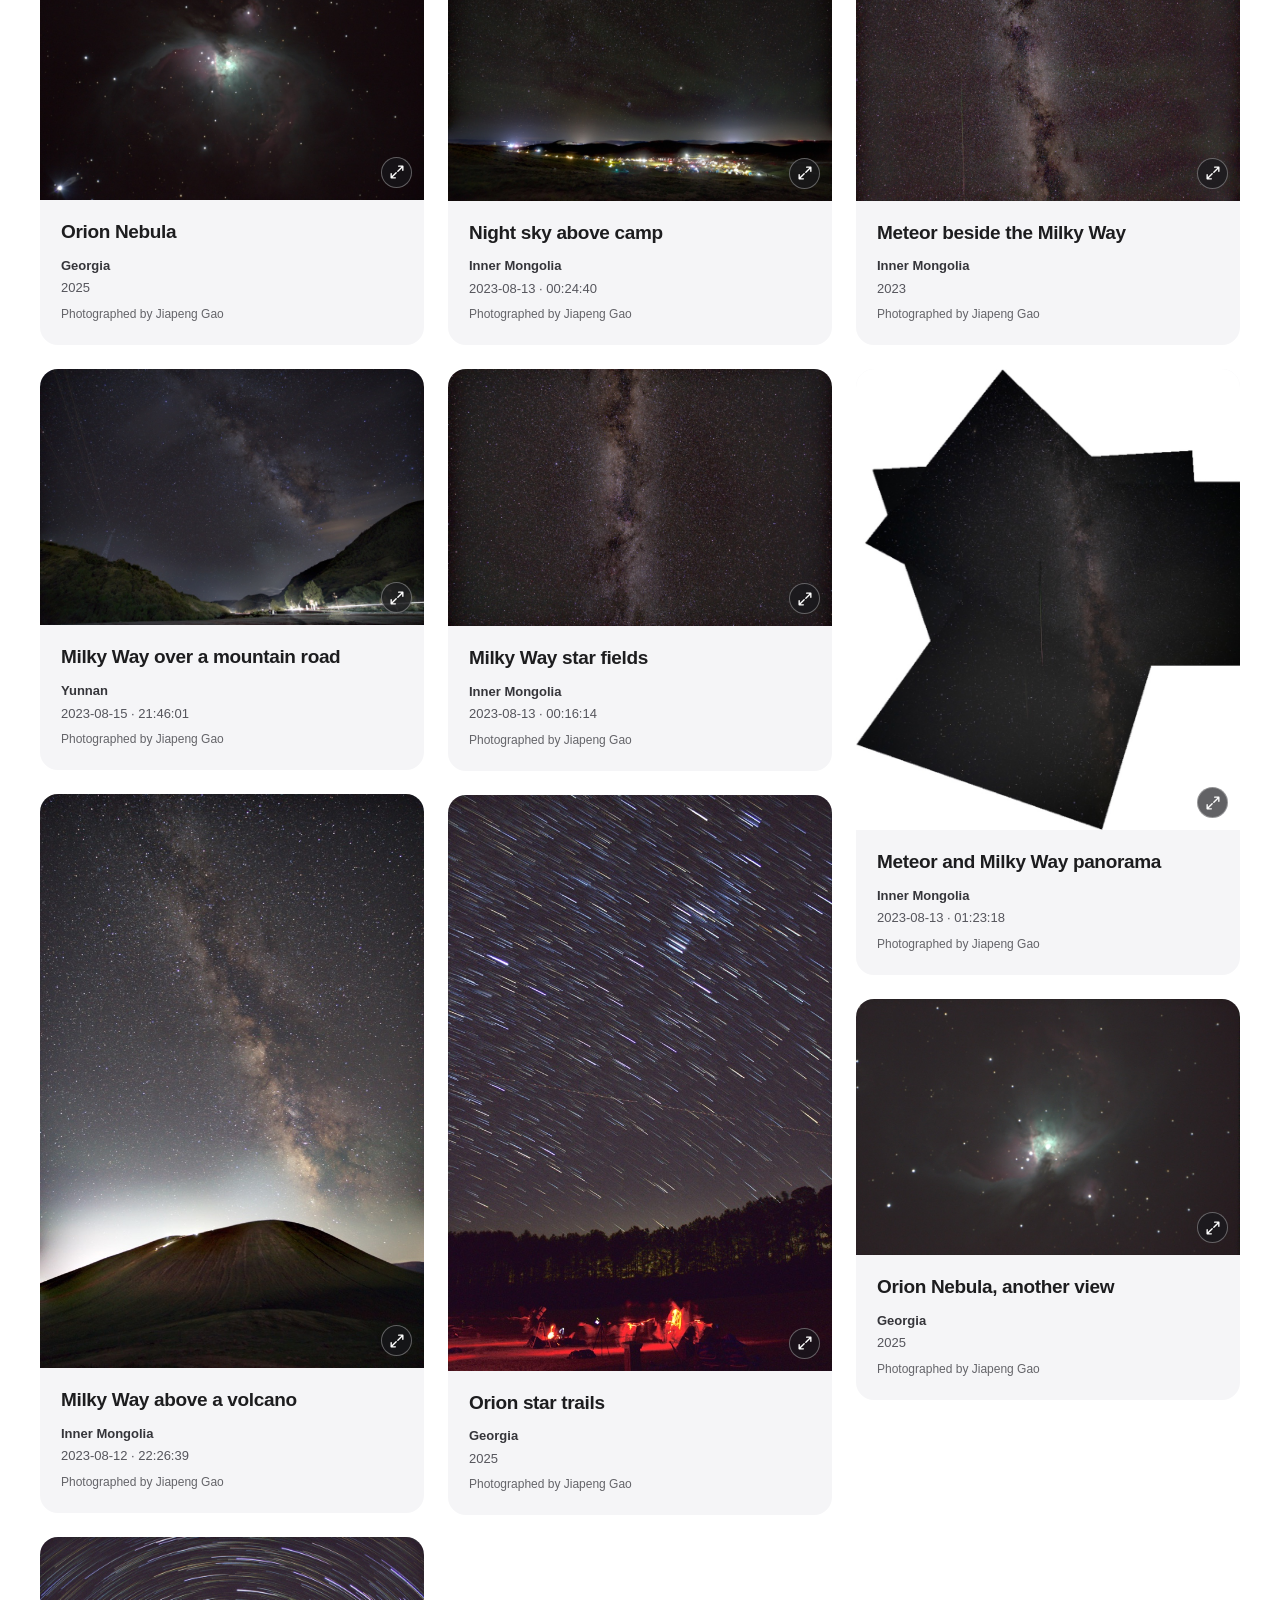
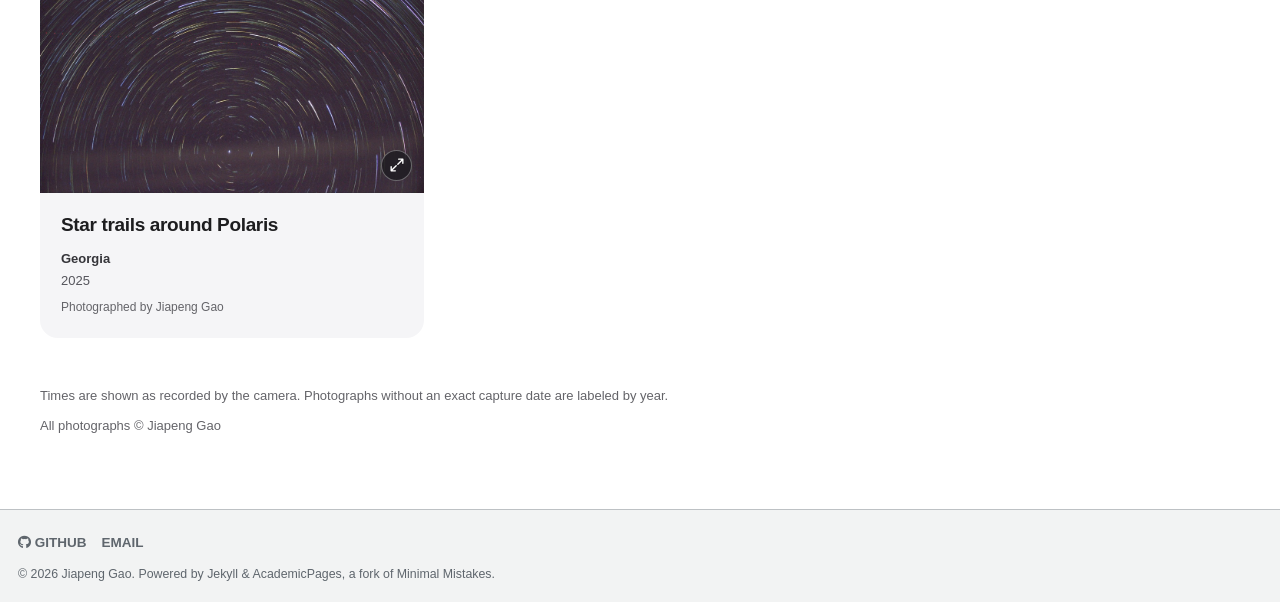
<file: gallery.html>
<!doctype html>
<html lang="en" class="no-js">
  <head>
    



<meta charset="utf-8">





<!-- begin SEO -->









<title>Gallery  Jiapeng Gao</title>



<meta name="description" content="Astrophotography by Jiapeng Gao, with locations and capture dates.">







  <link rel="canonical" href="https://Gaojiapeng.github.io/gallery.html">















<!-- end SEO -->

<!-- Open Graph protocol data (https://ogp.me/), used by social media -->
<meta property="og:locale" content="en-US">
<meta property="og:site_name" content="Jiapeng Gao"> 
<meta property="og:title" content="Gallery">



  <meta property="og:url" content="https://Gaojiapeng.github.io/gallery.html">





<!-- end Open Graph protocol -->



<meta name="viewport" content="width=device-width, initial-scale=1.0">

<script>
  document.documentElement.className = document.documentElement.className.replace(/\bno-js\b/g, '') + ' js ';
</script>

<!-- For all browsers -->
<link rel="stylesheet" href="./assets/css/main.css">

    


<link rel="stylesheet" href="./assets/css/academicons.min.css">
<link rel="stylesheet" href="./assets/css/fontawesome.css">
<link rel="stylesheet" href="./assets/css/custom.css">
<link rel="icon" href="./images/favicon.svg" type="image/svg+xml">
<meta name="theme-color" content="#ffffff">
<link rel="stylesheet" href="./assets/css/gallery.css">

  <!-- Visitor analytics: count page views without URL query parameters. -->
<script data-goatcounter="https://aighiehighe.goatcounter.com/count"
        data-goatcounter-settings='{"path":"/gallery.html","allow_local":false}'
        async src="https://gc.zgo.at/count.js"></script>
</head>

  <body>

    <a class="skip-link" href="#main">Skip to content</a>

    <!--[if lt IE 9]>
<div class="notice--danger align-center" style="margin: 0;">You are using an <strong>outdated</strong> browser. Please <a href="http://browsehappy.com/">upgrade your browser</a> to improve your experience.</div>
<![endif]-->
    


<div class="masthead">
  <div class="masthead__inner-wrap">
    <div class="masthead__menu">
      <nav id="site-nav" class="greedy-nav" aria-label="Main navigation">
        <ul class="visible-links">
          <li class="masthead__menu-item masthead__menu-item--lg"><a href="./index.html">Jiapeng Gao</a></li>
          
            <li class="masthead__menu-item"><a href="./index.html#research">Research</a></li>
          
            <li class="masthead__menu-item"><a href="./publications.html">Publications</a></li>
          
            <li class="masthead__menu-item"><a href="./assets/documents/Jiapeng_Gao_Web_CV.pdf">CV</a></li>
          
            <li class="masthead__menu-item selected"><a href="./gallery.html" aria-current="page">Gallery</a></li>
          
        </ul>
      </nav>
    </div>
  </div>
</div>


    

    <main id="main" class="gallery-main">
  <div class="apple-gallery">
  <header class="ag-intro">
    <p class="ag-eyebrow">Astrophotography · Jiapeng Gao</p>
    <h1>The sky, through my lens.</h1>
    <p class="ag-lead">From the Milky Way over open landscapes to the light of distant nebulae. Photographs I made in Georgia, Inner Mongolia, and Yunnan.</p>
    <a class="ag-text-link" href="#collection">Explore the collection <span aria-hidden="true">↓</span></a>
  </header>

  <section class="ag-featured" aria-labelledby="ag-featured-title">
    <div class="ag-section-heading">
      <h2 id="ag-featured-title">A few favorite views.</h2>
      <div class="ag-strip-controls" role="group" aria-label="Browse featured photographs" hidden>
        <button class="ag-circle-button" type="button" data-feature-previous aria-label="Previous featured photograph"><span aria-hidden="true">←</span></button>
        <button class="ag-circle-button" type="button" data-feature-next aria-label="Next featured photograph"><span aria-hidden="true">→</span></button>
      </div>
    </div>
    <div class="ag-feature-strip" tabindex="0" aria-label="Featured photographs; scroll horizontally to explore">
<figure class="ag-feature" data-location="Yunnan">
  <a class="ag-photo-link" href="assets/astro/milky-way-road-yunnan-2023.jpg" data-photo-id="milky-way-road-yunnan-2023" data-photo-title="Milky Way over a mountain road" data-photo-location="Yunnan" data-photo-date="2023-08-15 · 21:46:01" data-photo-datetime="2023-08-15T21:46:01" aria-label="Enlarge: Milky Way over a mountain road">
    <img src="assets/astro/milky-way-road-yunnan-2023.jpg" width="2200" height="1472" loading="eager" decoding="async" alt="The Milky Way above mountain slopes and a road illuminated by passing lights.">
    <span class="ag-enlarge" aria-hidden="true"><svg viewBox="0 0 24 24" fill="none"><path d="M14 5h5v5M10 19H5v-5M19 5l-6 6M5 19l6-6"/></svg></span>
  </a>
  <figcaption>
    <h3>Milky Way over a mountain road</h3>
    <p class="ag-meta"><span>Yunnan</span><time datetime="2023-08-15T21:46:01">2023-08-15 · 21:46:01</time></p>
    <p class="ag-credit">Photographed by Jiapeng Gao</p>
  </figcaption>
</figure>
<figure class="ag-feature" data-location="Georgia">
  <a class="ag-photo-link" href="assets/astro/orion-swamp-georgia-2025-03.jpg" data-photo-id="orion-swamp-georgia-2025-03" data-photo-title="Orion Nebula" data-photo-location="Georgia" data-photo-date="2025" data-photo-datetime="2025" aria-label="Enlarge: Orion Nebula">
    <img src="assets/astro/orion-swamp-georgia-2025-03.jpg" width="2200" height="1467" loading="lazy" decoding="async" alt="The Orion Nebula and neighboring stars, with blue-green and pink nebulosity.">
    <span class="ag-enlarge" aria-hidden="true"><svg viewBox="0 0 24 24" fill="none"><path d="M14 5h5v5M10 19H5v-5M19 5l-6 6M5 19l6-6"/></svg></span>
  </a>
  <figcaption>
    <h3>Orion Nebula</h3>
    <p class="ag-meta"><span>Georgia</span><time datetime="2025">2025</time></p>
    <p class="ag-credit">Photographed by Jiapeng Gao</p>
  </figcaption>
</figure>
<figure class="ag-feature" data-location="Georgia">
  <a class="ag-photo-link" href="assets/astro/polaris-star-trails-georgia-2025.jpg" data-photo-id="polaris-star-trails-georgia-2025" data-photo-title="Star trails around Polaris" data-photo-location="Georgia" data-photo-date="2025" data-photo-datetime="2025" aria-label="Enlarge: Star trails around Polaris">
    <img src="assets/astro/polaris-star-trails-georgia-2025.jpg" width="2200" height="1467" loading="lazy" decoding="async" alt="Concentric arcs of star trails around Polaris.">
    <span class="ag-enlarge" aria-hidden="true"><svg viewBox="0 0 24 24" fill="none"><path d="M14 5h5v5M10 19H5v-5M19 5l-6 6M5 19l6-6"/></svg></span>
  </a>
  <figcaption>
    <h3>Star trails around Polaris</h3>
    <p class="ag-meta"><span>Georgia</span><time datetime="2025">2025</time></p>
    <p class="ag-credit">Photographed by Jiapeng Gao</p>
  </figcaption>
</figure>
    </div>
  </section>

  <section class="ag-collection" id="collection" aria-labelledby="ag-collection-title">
    <div class="ag-section-heading ag-collection-heading">
      <div><p class="ag-eyebrow">10 photographs · 3 places</p><h2 id="ag-collection-title">The collection.</h2></div>
      <p class="ag-count" aria-live="polite" aria-atomic="true">10 photographs</p>
    </div>
    <div class="ag-filters" role="group" aria-label="Filter photographs by location" hidden>
      <button type="button" data-gallery-filter="all" aria-pressed="true">All locations</button>
      <button type="button" data-gallery-filter="Georgia" aria-pressed="false">Georgia</button>
      <button type="button" data-gallery-filter="Inner Mongolia" aria-pressed="false">Inner Mongolia</button>
      <button type="button" data-gallery-filter="Yunnan" aria-pressed="false">Yunnan</button>
    </div>
    <div class="ag-grid">
<figure class="ag-card" data-location="Georgia">
  <a class="ag-photo-link" href="assets/astro/orion-swamp-georgia-2025-03.jpg" data-photo-id="orion-swamp-georgia-2025-03" data-photo-title="Orion Nebula" data-photo-location="Georgia" data-photo-date="2025" data-photo-datetime="2025" aria-label="Enlarge: Orion Nebula">
    <img src="assets/astro/orion-swamp-georgia-2025-03-thumb.jpg" width="1000" height="667" loading="lazy" decoding="async" alt="The Orion Nebula and neighboring stars, with blue-green and pink nebulosity.">
    <span class="ag-enlarge" aria-hidden="true"><svg viewBox="0 0 24 24" fill="none"><path d="M14 5h5v5M10 19H5v-5M19 5l-6 6M5 19l6-6"/></svg></span>
  </a>
  <figcaption>
    <h3>Orion Nebula</h3>
    <p class="ag-meta"><span>Georgia</span><time datetime="2025">2025</time></p>
    <p class="ag-credit">Photographed by Jiapeng Gao</p>
  </figcaption>
</figure>
<figure class="ag-card" data-location="Yunnan">
  <a class="ag-photo-link" href="assets/astro/milky-way-road-yunnan-2023.jpg" data-photo-id="milky-way-road-yunnan-2023" data-photo-title="Milky Way over a mountain road" data-photo-location="Yunnan" data-photo-date="2023-08-15 · 21:46:01" data-photo-datetime="2023-08-15T21:46:01" aria-label="Enlarge: Milky Way over a mountain road">
    <img src="assets/astro/milky-way-road-yunnan-2023-thumb.jpg" width="1000" height="669" loading="lazy" decoding="async" alt="The Milky Way above mountain slopes and a road illuminated by passing lights.">
    <span class="ag-enlarge" aria-hidden="true"><svg viewBox="0 0 24 24" fill="none"><path d="M14 5h5v5M10 19H5v-5M19 5l-6 6M5 19l6-6"/></svg></span>
  </a>
  <figcaption>
    <h3>Milky Way over a mountain road</h3>
    <p class="ag-meta"><span>Yunnan</span><time datetime="2023-08-15T21:46:01">2023-08-15 · 21:46:01</time></p>
    <p class="ag-credit">Photographed by Jiapeng Gao</p>
  </figcaption>
</figure>
<figure class="ag-card" data-location="Inner Mongolia">
  <a class="ag-photo-link" href="assets/astro/volcano-inner-mongolia-2023.jpg" data-photo-id="volcano-inner-mongolia-2023" data-photo-title="Milky Way above a volcano" data-photo-location="Inner Mongolia" data-photo-date="2023-08-12 · 22:26:39" data-photo-datetime="2023-08-12T22:26:39" aria-label="Enlarge: Milky Way above a volcano">
    <img src="assets/astro/volcano-inner-mongolia-2023-thumb.jpg" width="669" height="1000" loading="lazy" decoding="async" alt="The Milky Way rises vertically above the silhouette of a volcanic cone.">
    <span class="ag-enlarge" aria-hidden="true"><svg viewBox="0 0 24 24" fill="none"><path d="M14 5h5v5M10 19H5v-5M19 5l-6 6M5 19l6-6"/></svg></span>
  </a>
  <figcaption>
    <h3>Milky Way above a volcano</h3>
    <p class="ag-meta"><span>Inner Mongolia</span><time datetime="2023-08-12T22:26:39">2023-08-12 · 22:26:39</time></p>
    <p class="ag-credit">Photographed by Jiapeng Gao</p>
  </figcaption>
</figure>
<figure class="ag-card" data-location="Georgia">
  <a class="ag-photo-link" href="assets/astro/polaris-star-trails-georgia-2025.jpg" data-photo-id="polaris-star-trails-georgia-2025" data-photo-title="Star trails around Polaris" data-photo-location="Georgia" data-photo-date="2025" data-photo-datetime="2025" aria-label="Enlarge: Star trails around Polaris">
    <img src="assets/astro/polaris-star-trails-georgia-2025-thumb.jpg" width="1000" height="667" loading="lazy" decoding="async" alt="Concentric arcs of star trails around Polaris.">
    <span class="ag-enlarge" aria-hidden="true"><svg viewBox="0 0 24 24" fill="none"><path d="M14 5h5v5M10 19H5v-5M19 5l-6 6M5 19l6-6"/></svg></span>
  </a>
  <figcaption>
    <h3>Star trails around Polaris</h3>
    <p class="ag-meta"><span>Georgia</span><time datetime="2025">2025</time></p>
    <p class="ag-credit">Photographed by Jiapeng Gao</p>
  </figcaption>
</figure>
<figure class="ag-card" data-location="Inner Mongolia">
  <a class="ag-photo-link" href="assets/astro/milky-way-inner-mongolia-2023.jpg" data-photo-id="milky-way-inner-mongolia-2023" data-photo-title="Night sky above camp" data-photo-location="Inner Mongolia" data-photo-date="2023-08-13 · 00:24:40" data-photo-datetime="2023-08-13T00:24:40" aria-label="Enlarge: Night sky above camp">
    <img src="assets/astro/milky-way-inner-mongolia-2023-thumb.jpg" width="1000" height="669" loading="lazy" decoding="async" alt="A field of stars above an illuminated camp in a rolling landscape.">
    <span class="ag-enlarge" aria-hidden="true"><svg viewBox="0 0 24 24" fill="none"><path d="M14 5h5v5M10 19H5v-5M19 5l-6 6M5 19l6-6"/></svg></span>
  </a>
  <figcaption>
    <h3>Night sky above camp</h3>
    <p class="ag-meta"><span>Inner Mongolia</span><time datetime="2023-08-13T00:24:40">2023-08-13 · 00:24:40</time></p>
    <p class="ag-credit">Photographed by Jiapeng Gao</p>
  </figcaption>
</figure>
<figure class="ag-card" data-location="Inner Mongolia">
  <a class="ag-photo-link" href="assets/astro/milky-way-sky-inner-mongolia-2023.jpg" data-photo-id="milky-way-sky-inner-mongolia-2023" data-photo-title="Milky Way star fields" data-photo-location="Inner Mongolia" data-photo-date="2023-08-13 · 00:16:14" data-photo-datetime="2023-08-13T00:16:14" aria-label="Enlarge: Milky Way star fields">
    <img src="assets/astro/milky-way-sky-inner-mongolia-2023-thumb.jpg" width="1000" height="669" loading="lazy" decoding="async" alt="Dense star fields and dark dust lanes in the Milky Way.">
    <span class="ag-enlarge" aria-hidden="true"><svg viewBox="0 0 24 24" fill="none"><path d="M14 5h5v5M10 19H5v-5M19 5l-6 6M5 19l6-6"/></svg></span>
  </a>
  <figcaption>
    <h3>Milky Way star fields</h3>
    <p class="ag-meta"><span>Inner Mongolia</span><time datetime="2023-08-13T00:16:14">2023-08-13 · 00:16:14</time></p>
    <p class="ag-credit">Photographed by Jiapeng Gao</p>
  </figcaption>
</figure>
<figure class="ag-card" data-location="Georgia">
  <a class="ag-photo-link" href="assets/astro/orion-star-trails-georgia-2025.jpg" data-photo-id="orion-star-trails-georgia-2025" data-photo-title="Orion star trails" data-photo-location="Georgia" data-photo-date="2025" data-photo-datetime="2025" aria-label="Enlarge: Orion star trails">
    <img src="assets/astro/orion-star-trails-georgia-2025-thumb.jpg" width="667" height="1000" loading="lazy" decoding="async" alt="Diagonal star trails above trees and an observing area lit by red lights.">
    <span class="ag-enlarge" aria-hidden="true"><svg viewBox="0 0 24 24" fill="none"><path d="M14 5h5v5M10 19H5v-5M19 5l-6 6M5 19l6-6"/></svg></span>
  </a>
  <figcaption>
    <h3>Orion star trails</h3>
    <p class="ag-meta"><span>Georgia</span><time datetime="2025">2025</time></p>
    <p class="ag-credit">Photographed by Jiapeng Gao</p>
  </figcaption>
</figure>
<figure class="ag-card" data-location="Inner Mongolia">
  <a class="ag-photo-link" href="assets/astro/meteor-inner-mongolia-2023.jpg" data-photo-id="meteor-inner-mongolia-2023" data-photo-title="Meteor beside the Milky Way" data-photo-location="Inner Mongolia" data-photo-date="2023" data-photo-datetime="2023" aria-label="Enlarge: Meteor beside the Milky Way">
    <img src="assets/astro/meteor-inner-mongolia-2023-thumb.jpg" width="1000" height="669" loading="lazy" decoding="async" alt="A narrow meteor streak beside the Milky Way and its dark dust lanes.">
    <span class="ag-enlarge" aria-hidden="true"><svg viewBox="0 0 24 24" fill="none"><path d="M14 5h5v5M10 19H5v-5M19 5l-6 6M5 19l6-6"/></svg></span>
  </a>
  <figcaption>
    <h3>Meteor beside the Milky Way</h3>
    <p class="ag-meta"><span>Inner Mongolia</span><time datetime="2023">2023</time></p>
    <p class="ag-credit">Photographed by Jiapeng Gao</p>
  </figcaption>
</figure>
<figure class="ag-card" data-location="Inner Mongolia">
  <a class="ag-photo-link" href="assets/astro/meteor-panorama-inner-mongolia-2023.jpg" data-photo-id="meteor-panorama-inner-mongolia-2023" data-photo-title="Meteor and Milky Way panorama" data-photo-location="Inner Mongolia" data-photo-date="2023-08-13 · 01:23:18" data-photo-datetime="2023-08-13T01:23:18" aria-label="Enlarge: Meteor and Milky Way panorama">
    <img src="assets/astro/meteor-panorama-inner-mongolia-2023-thumb.jpg" width="833" height="1000" loading="lazy" decoding="async" alt="A stitched panorama of the Milky Way with a meteor streak and irregular white borders from the original composite.">
    <span class="ag-enlarge" aria-hidden="true"><svg viewBox="0 0 24 24" fill="none"><path d="M14 5h5v5M10 19H5v-5M19 5l-6 6M5 19l6-6"/></svg></span>
  </a>
  <figcaption>
    <h3>Meteor and Milky Way panorama</h3>
    <p class="ag-meta"><span>Inner Mongolia</span><time datetime="2023-08-13T01:23:18">2023-08-13 · 01:23:18</time></p>
    <p class="ag-credit">Photographed by Jiapeng Gao</p>
  </figcaption>
</figure>
<figure class="ag-card" data-location="Georgia">
  <a class="ag-photo-link" href="assets/astro/orion-swamp-georgia-2025.jpg" data-photo-id="orion-swamp-georgia-2025" data-photo-title="Orion Nebula, another view" data-photo-location="Georgia" data-photo-date="2025" data-photo-datetime="2025" aria-label="Enlarge: Orion Nebula, another view">
    <img src="assets/astro/orion-swamp-georgia-2025-thumb.jpg" width="1000" height="667" loading="lazy" decoding="async" alt="Another view of the Orion Nebula and its surrounding star field.">
    <span class="ag-enlarge" aria-hidden="true"><svg viewBox="0 0 24 24" fill="none"><path d="M14 5h5v5M10 19H5v-5M19 5l-6 6M5 19l6-6"/></svg></span>
  </a>
  <figcaption>
    <h3>Orion Nebula, another view</h3>
    <p class="ag-meta"><span>Georgia</span><time datetime="2025">2025</time></p>
    <p class="ag-credit">Photographed by Jiapeng Gao</p>
  </figcaption>
</figure>
    </div>
    <p class="ag-note">Times are shown as recorded by the camera. Photographs without an exact capture date are labeled by year.</p>
    <p class="ag-signoff">All photographs © Jiapeng Gao</p>
  </section>
</div>

<dialog class="ag-viewer" aria-labelledby="ag-viewer-title" aria-describedby="ag-viewer-meta">
  <div class="ag-viewer-toolbar">
    <p class="ag-viewer-position" aria-live="polite" aria-atomic="true"></p>
    <button class="ag-viewer-close" type="button" aria-label="Close photograph" autofocus>Close <span aria-hidden="true">×</span></button>
  </div>
  <div class="ag-viewer-stage"><img class="ag-viewer-image" alt=""></div>
  <div class="ag-viewer-bottom">
    <div class="ag-viewer-caption">
      <h2 id="ag-viewer-title">Photograph</h2>
      <p id="ag-viewer-meta"><span class="ag-viewer-location"></span><time class="ag-viewer-date"></time></p>
      <p class="ag-viewer-credit">Photographed by Jiapeng Gao</p>
    </div>
    <div class="ag-viewer-actions">
      <a class="ag-viewer-original" href="assets/astro/milky-way-road-yunnan-2023.jpg">Open full photograph <span aria-hidden="true">↗</span></a>
      <div class="ag-viewer-navigation" role="group" aria-label="Browse photographs">
        <button type="button" data-viewer-previous aria-label="Previous photograph"><span aria-hidden="true">←</span></button>
        <button type="button" data-viewer-next aria-label="Next photograph"><span aria-hidden="true">→</span></button>
      </div>
    </div>
  </div>
</dialog>


</main>


    <div class="page__footer">
      <footer>
        <!-- Personal site footer additions. -->

        <div class="page__footer-follow"><ul class="social-icons"><li><a href="https://github.com/Gaojiapeng"><i class="fab fa-github" aria-hidden="true"></i> GitHub</a></li><li><a href="mailto:jgao370@gatech.edu">Email</a></li></ul></div>
<div class="page__footer-copyright">&copy; 2026 Jiapeng Gao. Powered by <a href="https://jekyllrb.com">Jekyll</a> &amp; <a href="https://github.com/academicpages/academicpages.github.io">AcademicPages</a>, a fork of <a href="https://mademistakes.com/work/minimal-mistakes-jekyll-theme/">Minimal Mistakes</a>.</div>

      </footer>
    </div>

    

    <script src="./assets/js/site.js" defer></script>

<script src="./assets/js/gallery.js" defer></script>


  </body>
</html>
</file>
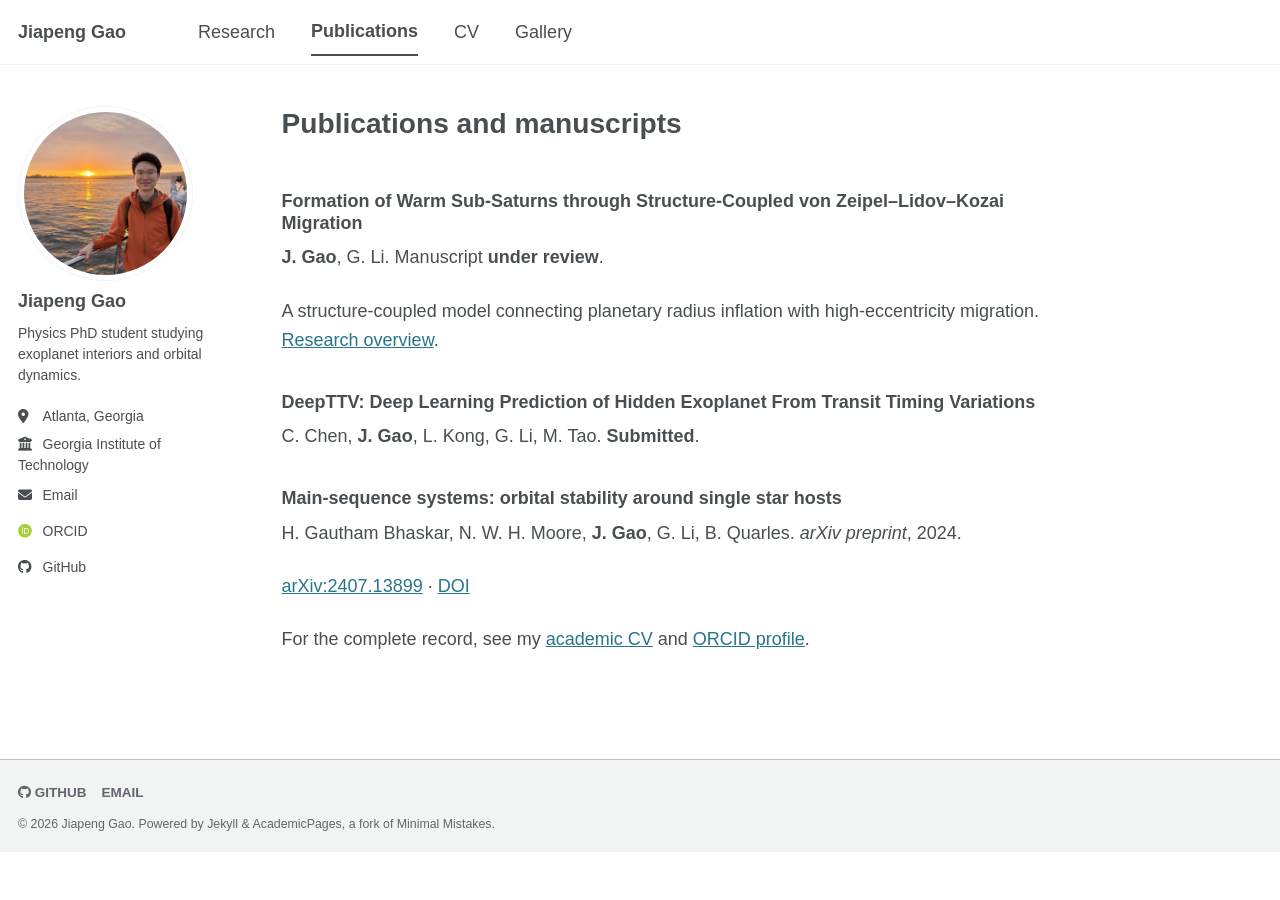
<file: publications.html>
<!doctype html>
<html lang="en" class="no-js">
  <head>
    



<meta charset="utf-8">





<!-- begin SEO -->









<title>Publications and manuscripts  Jiapeng Gao</title>



<meta name="description" content="Physics PhD student at Georgia Tech studying exoplanet interiors, orbital dynamics, and machine learning.">







  <link rel="canonical" href="https://Gaojiapeng.github.io/publications.html">















<!-- end SEO -->

<!-- Open Graph protocol data (https://ogp.me/), used by social media -->
<meta property="og:locale" content="en-US">
<meta property="og:site_name" content="Jiapeng Gao"> 
<meta property="og:title" content="Publications and manuscripts">



  <meta property="og:url" content="https://Gaojiapeng.github.io/publications.html">





<!-- end Open Graph protocol -->



<meta name="viewport" content="width=device-width, initial-scale=1.0">

<script>
  document.documentElement.className = document.documentElement.className.replace(/\bno-js\b/g, '') + ' js ';
</script>

<!-- For all browsers -->
<link rel="stylesheet" href="./assets/css/main.css">

    


<link rel="stylesheet" href="./assets/css/academicons.min.css">
<link rel="stylesheet" href="./assets/css/fontawesome.css">
<link rel="stylesheet" href="./assets/css/custom.css">
<link rel="icon" href="./images/favicon.svg" type="image/svg+xml">
<meta name="theme-color" content="#ffffff">


  <!-- Visitor analytics: count page views without URL query parameters. -->
<script data-goatcounter="https://aighiehighe.goatcounter.com/count"
        data-goatcounter-settings='{"path":"/publications.html","allow_local":false}'
        async src="https://gc.zgo.at/count.js"></script>
</head>

  <body>

    <a class="skip-link" href="#main">Skip to content</a>

    <!--[if lt IE 9]>
<div class="notice--danger align-center" style="margin: 0;">You are using an <strong>outdated</strong> browser. Please <a href="http://browsehappy.com/">upgrade your browser</a> to improve your experience.</div>
<![endif]-->
    


<div class="masthead">
  <div class="masthead__inner-wrap">
    <div class="masthead__menu">
      <nav id="site-nav" class="greedy-nav" aria-label="Main navigation">
        <ul class="visible-links">
          <li class="masthead__menu-item masthead__menu-item--lg"><a href="./index.html">Jiapeng Gao</a></li>
          
            <li class="masthead__menu-item"><a href="./index.html#research">Research</a></li>
          
            <li class="masthead__menu-item selected"><a href="./publications.html" aria-current="page">Publications</a></li>
          
            <li class="masthead__menu-item"><a href="./assets/documents/Jiapeng_Gao_Web_CV.pdf">CV</a></li>
          
            <li class="masthead__menu-item"><a href="./gallery.html">Gallery</a></li>
          
        </ul>
      </nav>
    </div>
  </div>
</div>


    

    







<div id="main" role="main">
  




  <div class="sidebar sticky">
  





<div itemscope itemtype="http://schema.org/Person">

  <div class="author__avatar">
    
    	<img src="./images/jiapeng-gao.jpg" class="author__avatar" alt="Jiapeng Gao"  fetchpriority="high" />
    
  </div>

  <div class="author__content">
    <h3 class="author__name">Jiapeng Gao</h3>
    
    <p class="author__bio">Physics PhD student studying exoplanet interiors and orbital dynamics.</p>
  </div>

  <div class="author__urls-wrapper">
    <button class="btn btn--inverse">Follow</button>
    <ul class="author__urls social-icons">
      <!-- Font Awesome icons / Biographic information  -->
      
        <li class="author__desktop"><i class="fas fa-fw fa-location-dot icon-pad-right" aria-hidden="true"></i>Atlanta, Georgia</li>
      
      
        <li class="author__desktop"><i class="fas fa-fw fa-building-columns icon-pad-right" aria-hidden="true"></i>Georgia Institute of Technology</li>
      
      
      
        <li><a href="mailto:jgao370@gatech.edu"><i class="fas fa-fw fa-envelope icon-pad-right" aria-hidden="true"></i>Email</a></li>
      

      <!-- Font Awesome and Academicons icons / Academic websites -->
      
            
      
            
      
      
        <li><a href="https://orcid.org/0009-0001-2537-7205"><i class="ai ai-orcid ai-fw icon-pad-right"></i>ORCID</a></li>
      
                              
      
      
      
      
      

      <!-- Font Awesome icons / Repositories and software development -->
      
            
            
      
        <li><a href="https://github.com/Gaojiapeng"><i class="fab fa-fw fa-github icon-pad-right" aria-hidden="true"></i>GitHub</a></li>
      
            
            

      <!-- Font Awesome icons / Social media -->
              
      
      
            
      
                  
                  
      
            
            
            
      
            
                  
            
      
            
            
      
              
      
                      
      
      
            
    </ul>
  </div>
</div>

  
  </div>


  <article class="page" itemscope itemtype="http://schema.org/CreativeWork">
    <meta itemprop="headline" content="Publications and manuscripts">
    
    
    

    <div class="page__inner-wrap">
      
        <header>
          <h1 class="page__title" itemprop="headline">Publications and manuscripts
</h1>
          
        
        
            
        </header>
      

      <section class="page__content" itemprop="text">
        <h3 id="formation-of-warm-sub-saturns-through-structure-coupled-von-zeipellidovkozai-migration">Formation of Warm Sub-Saturns through Structure-Coupled von Zeipel–Lidov–Kozai Migration</h3>

<p><strong>J. Gao</strong>, G. Li. Manuscript <strong>under review</strong>.</p>

<p>A structure-coupled model connecting planetary radius inflation with high-eccentricity migration. <a href="index.html#sub-saturns">Research overview</a>.</p>

<h3 id="deepttv">DeepTTV: Deep Learning Prediction of Hidden Exoplanet From Transit Timing Variations</h3>

<p>C. Chen, <strong>J. Gao</strong>, L. Kong, G. Li, M. Tao. <strong>Submitted</strong>.</p>

<h3 id="main-sequence-systems-orbital-stability-around-single-star-hosts">Main-sequence systems: orbital stability around single star hosts</h3>

<p>H. Gautham Bhaskar, N. W. H. Moore, <strong>J. Gao</strong>, G. Li, B. Quarles. <em>arXiv preprint</em>, 2024.</p>

<p><a href="https://arxiv.org/abs/2407.13899">arXiv:2407.13899</a> · <a href="https://doi.org/10.48550/arXiv.2407.13899">DOI</a></p>

<p>For the complete record, see my <a href="assets/documents/Jiapeng_Gao_Web_CV.pdf">academic CV</a> and <a href="https://orcid.org/0009-0001-2537-7205">ORCID profile</a>.</p>


        

        
      </section>

      <footer class="page__meta">
        
        






      </footer>

      

      




    </div>

    
  </article>

  
  
</div>


    <div class="page__footer">
      <footer>
        <!-- Personal site footer additions. -->

        <div class="page__footer-follow"><ul class="social-icons"><li><a href="https://github.com/Gaojiapeng"><i class="fab fa-github" aria-hidden="true"></i> GitHub</a></li><li><a href="mailto:jgao370@gatech.edu">Email</a></li></ul></div>
<div class="page__footer-copyright">&copy; 2026 Jiapeng Gao. Powered by <a href="https://jekyllrb.com">Jekyll</a> &amp; <a href="https://github.com/academicpages/academicpages.github.io">AcademicPages</a>, a fork of <a href="https://mademistakes.com/work/minimal-mistakes-jekyll-theme/">Minimal Mistakes</a>.</div>

      </footer>
    </div>

    

    <script src="./assets/js/site.js" defer></script>




  </body>
</html>
</file>
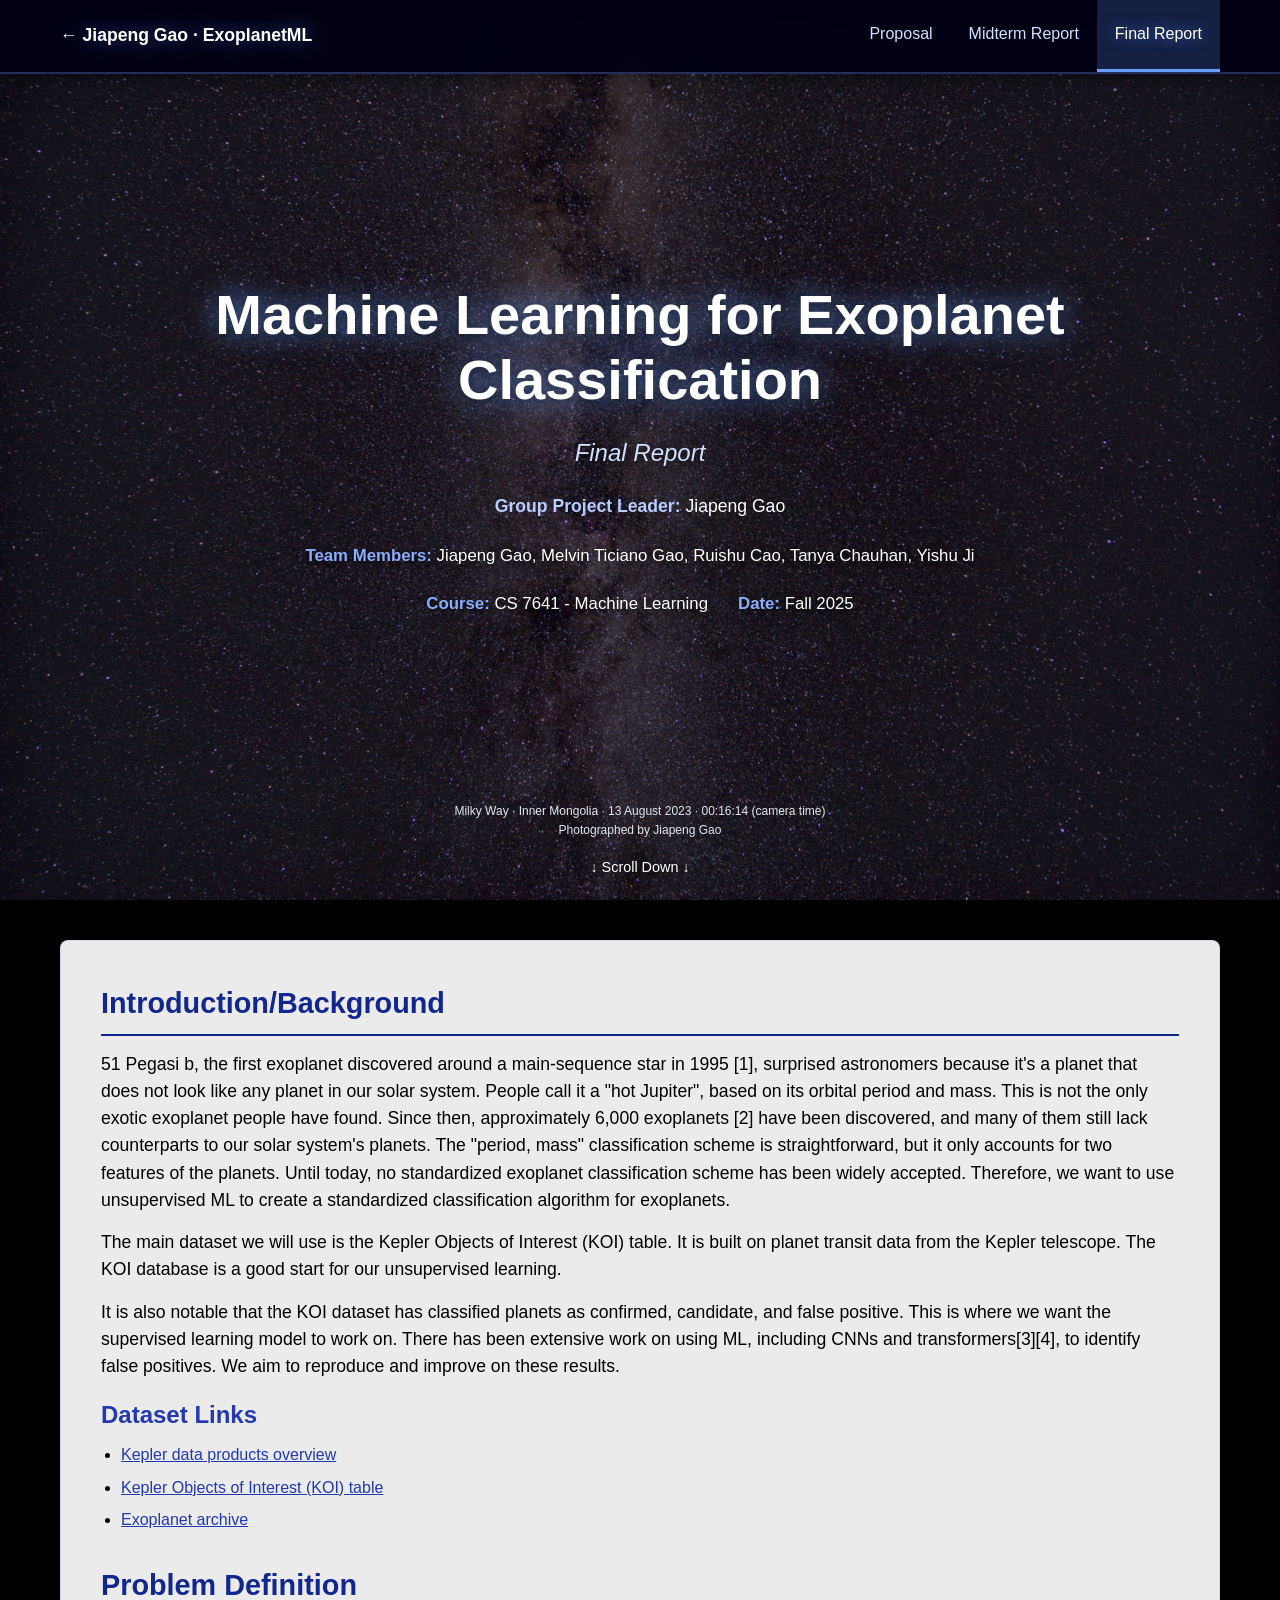
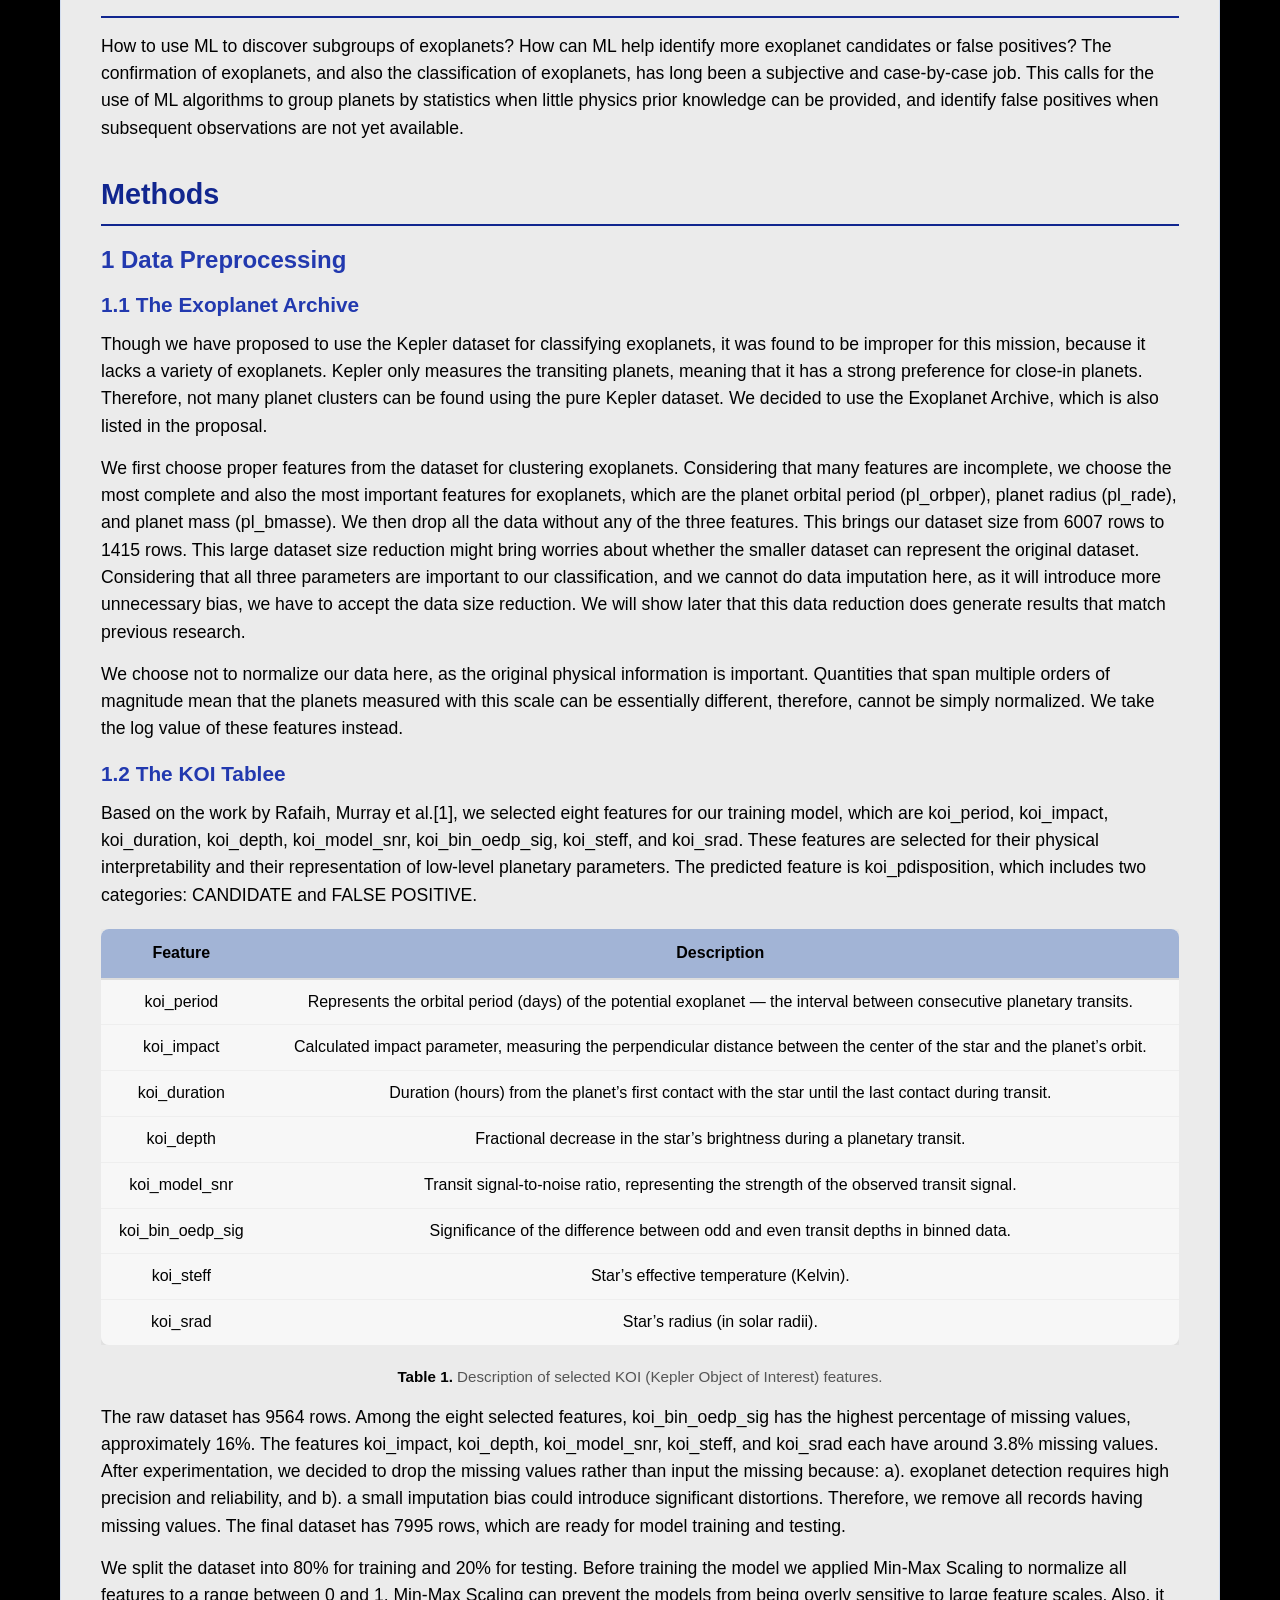
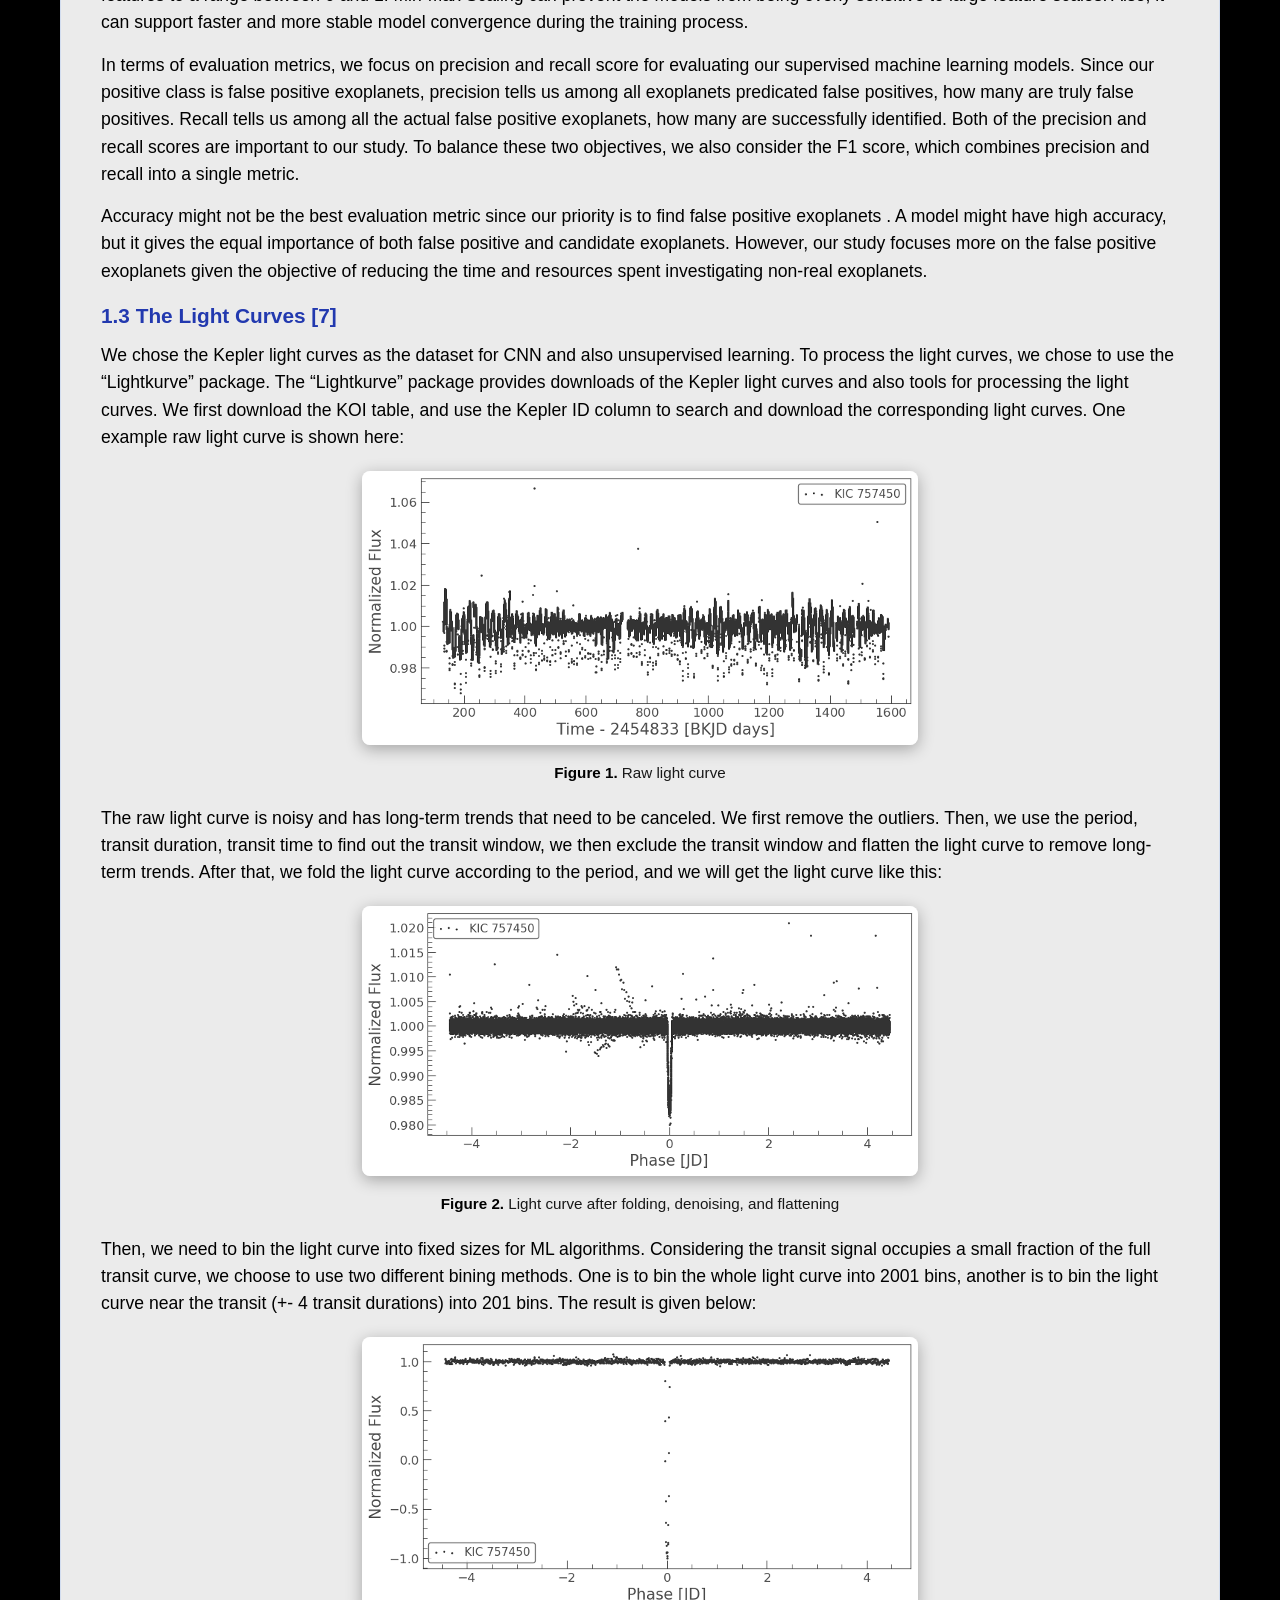
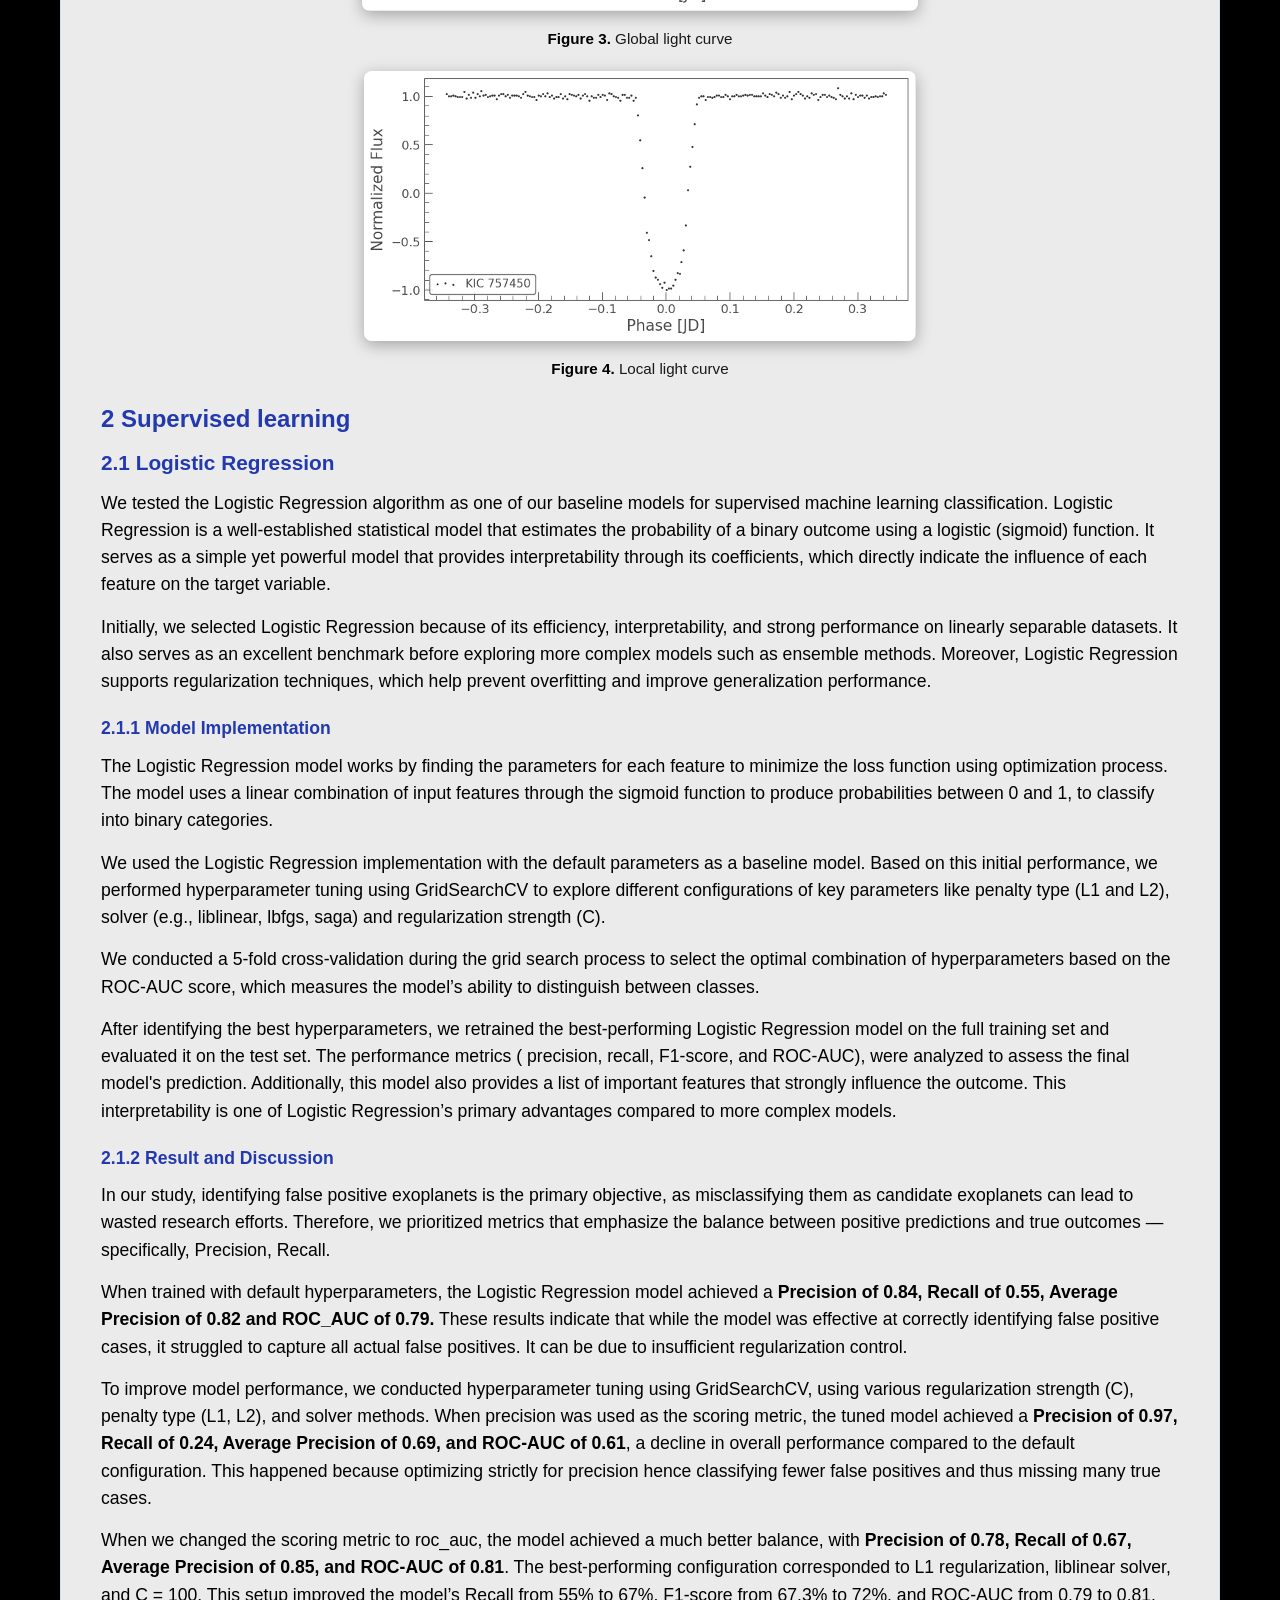
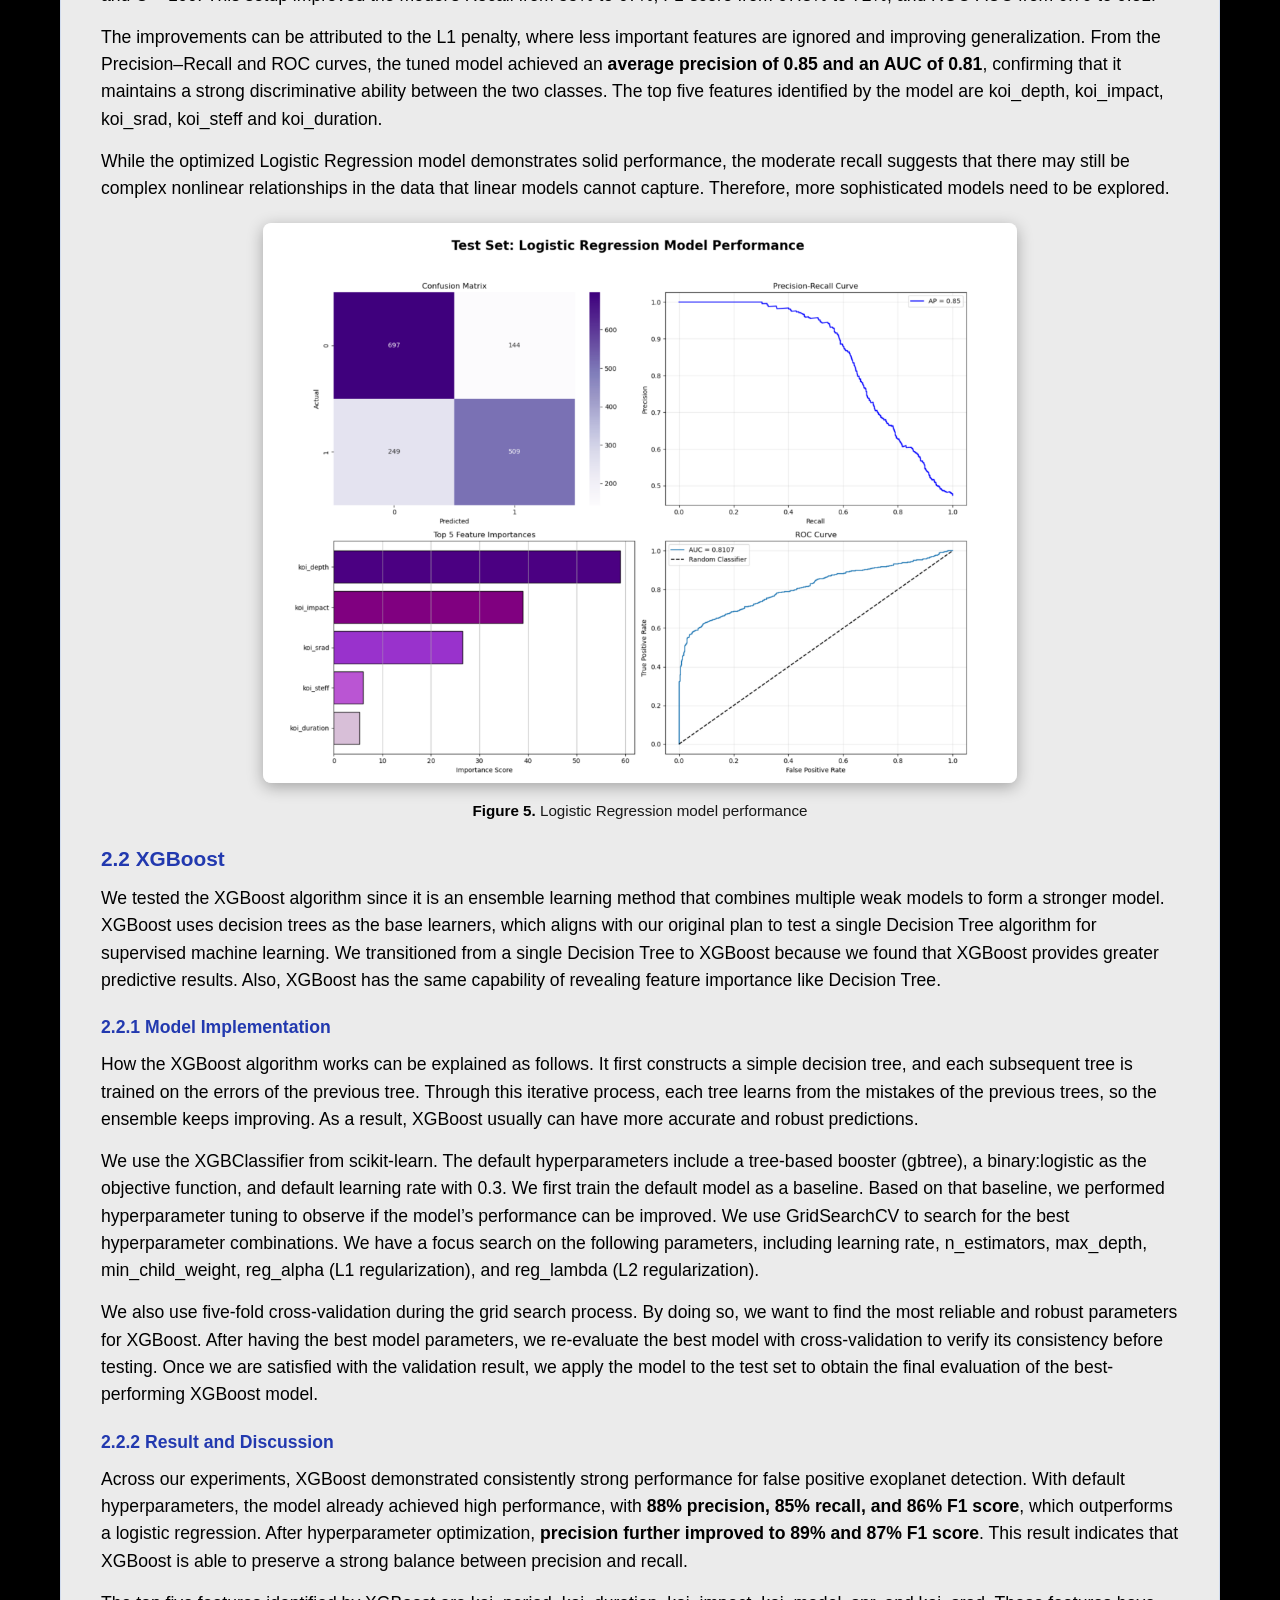
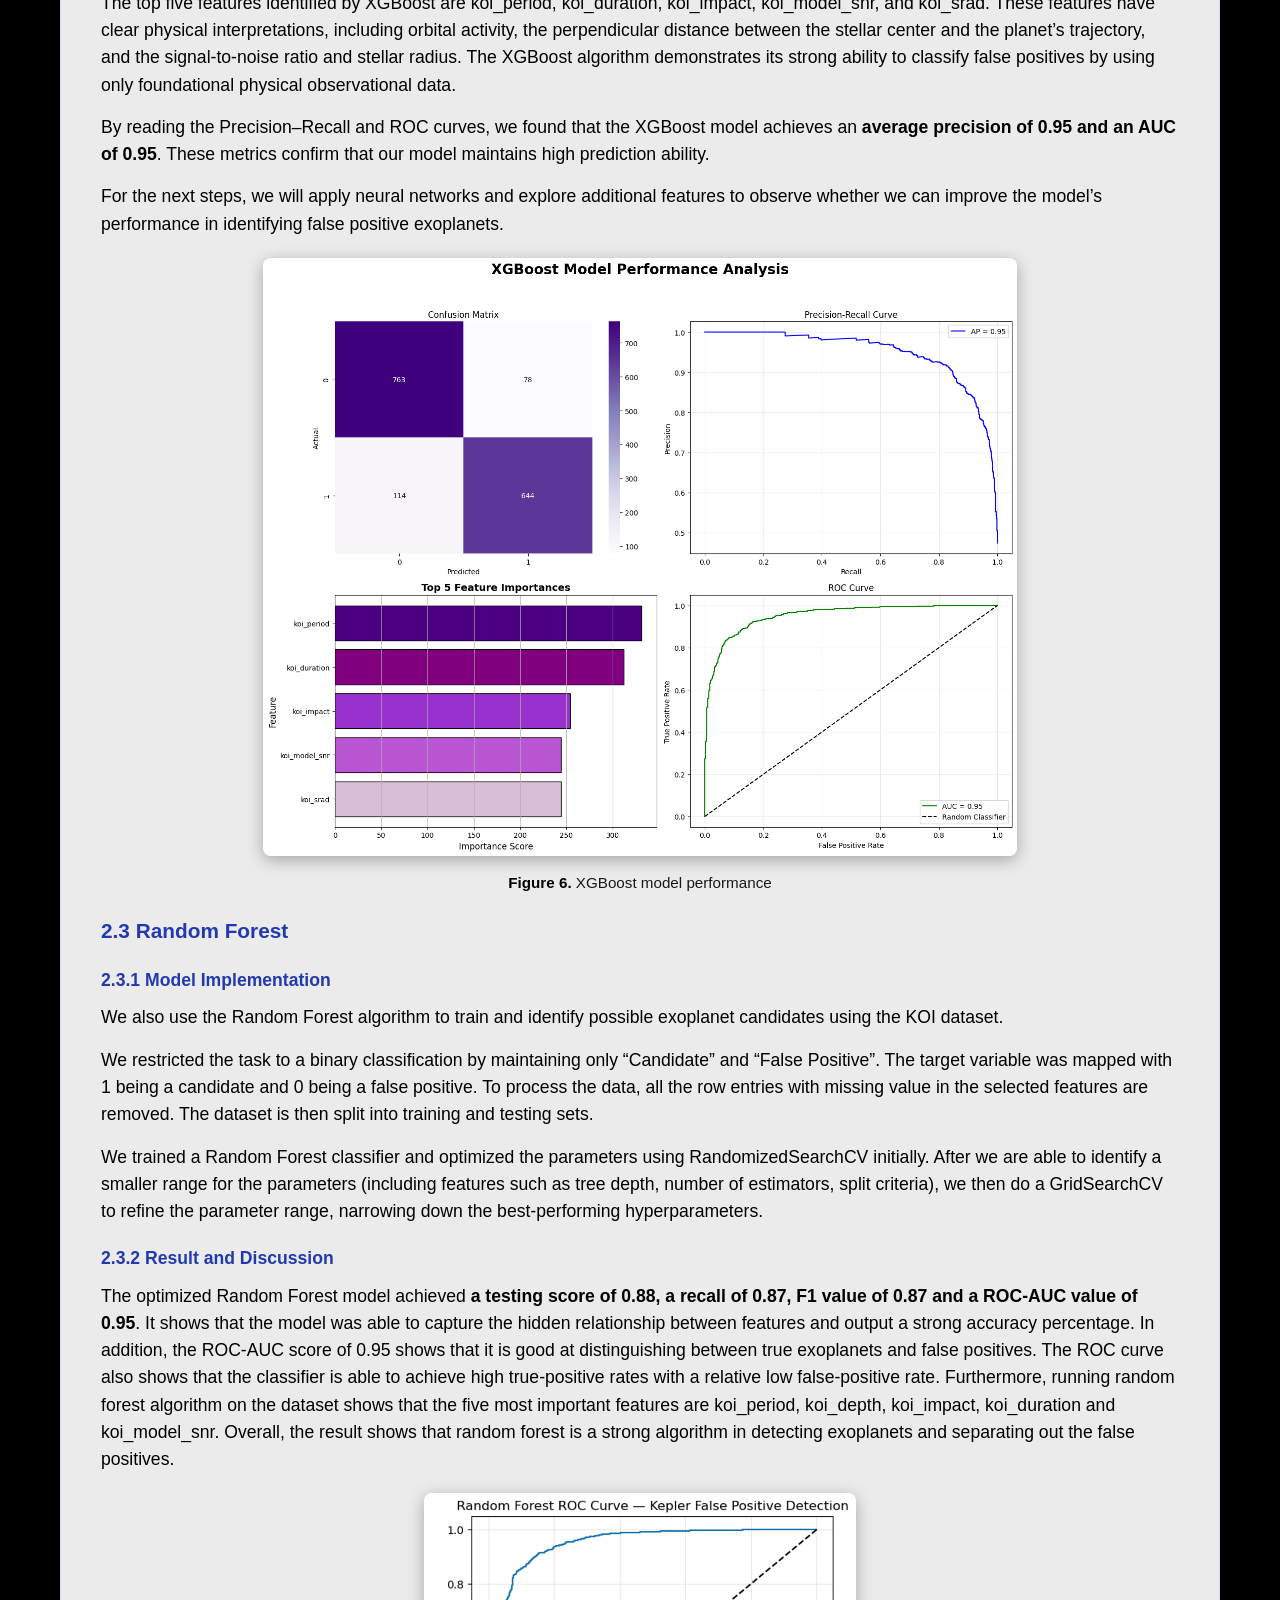
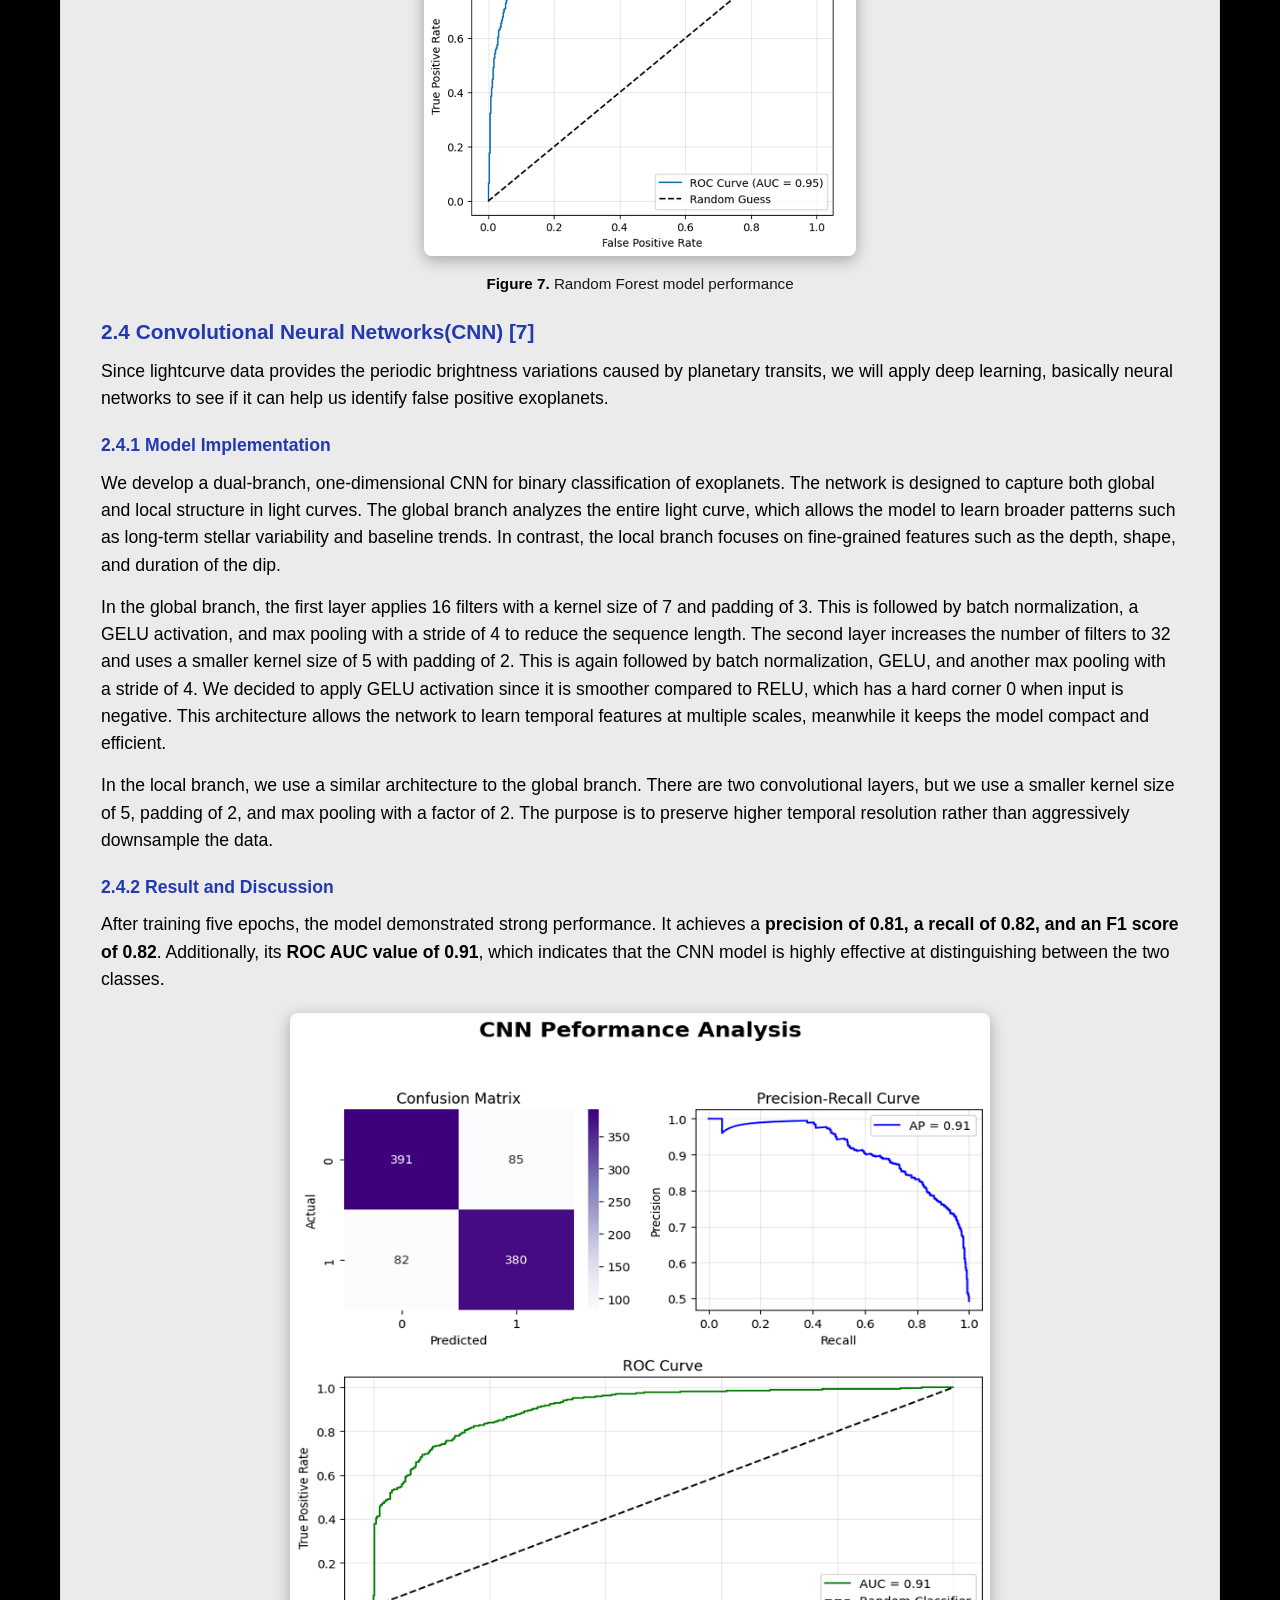
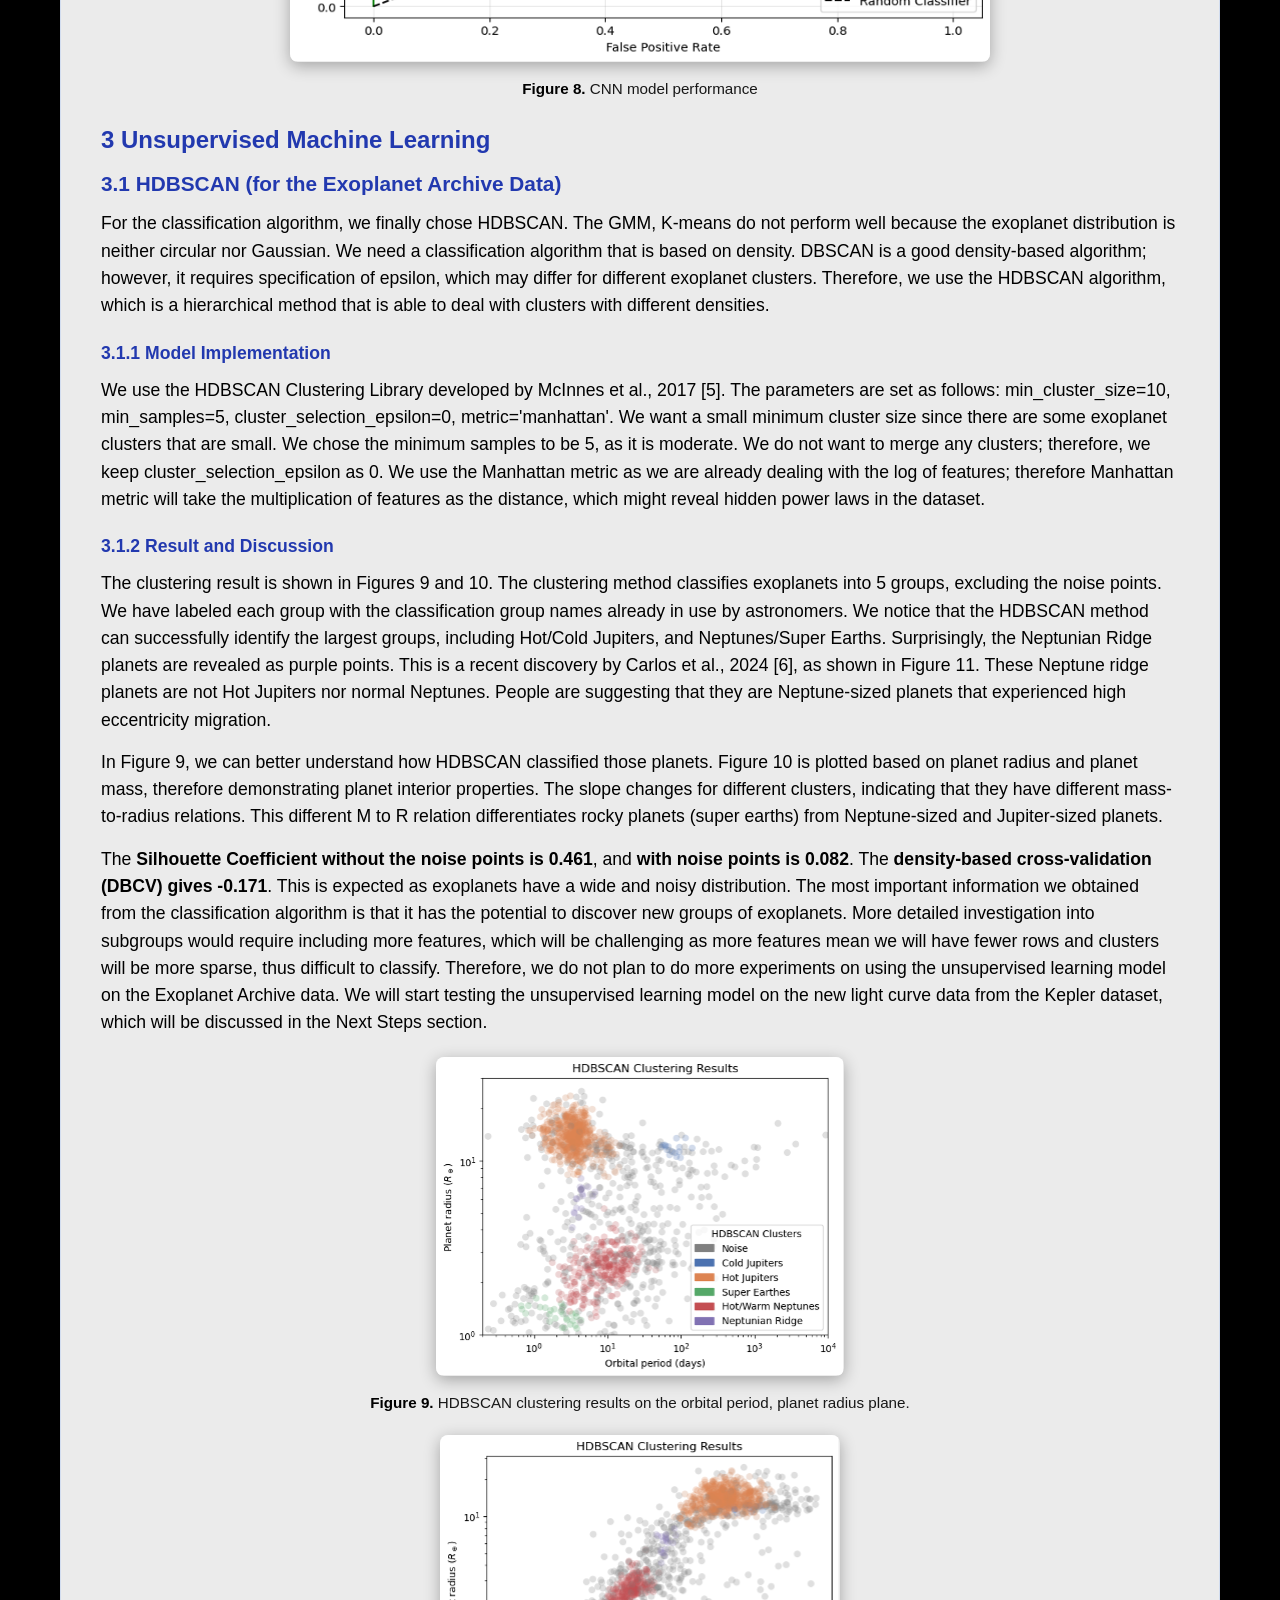
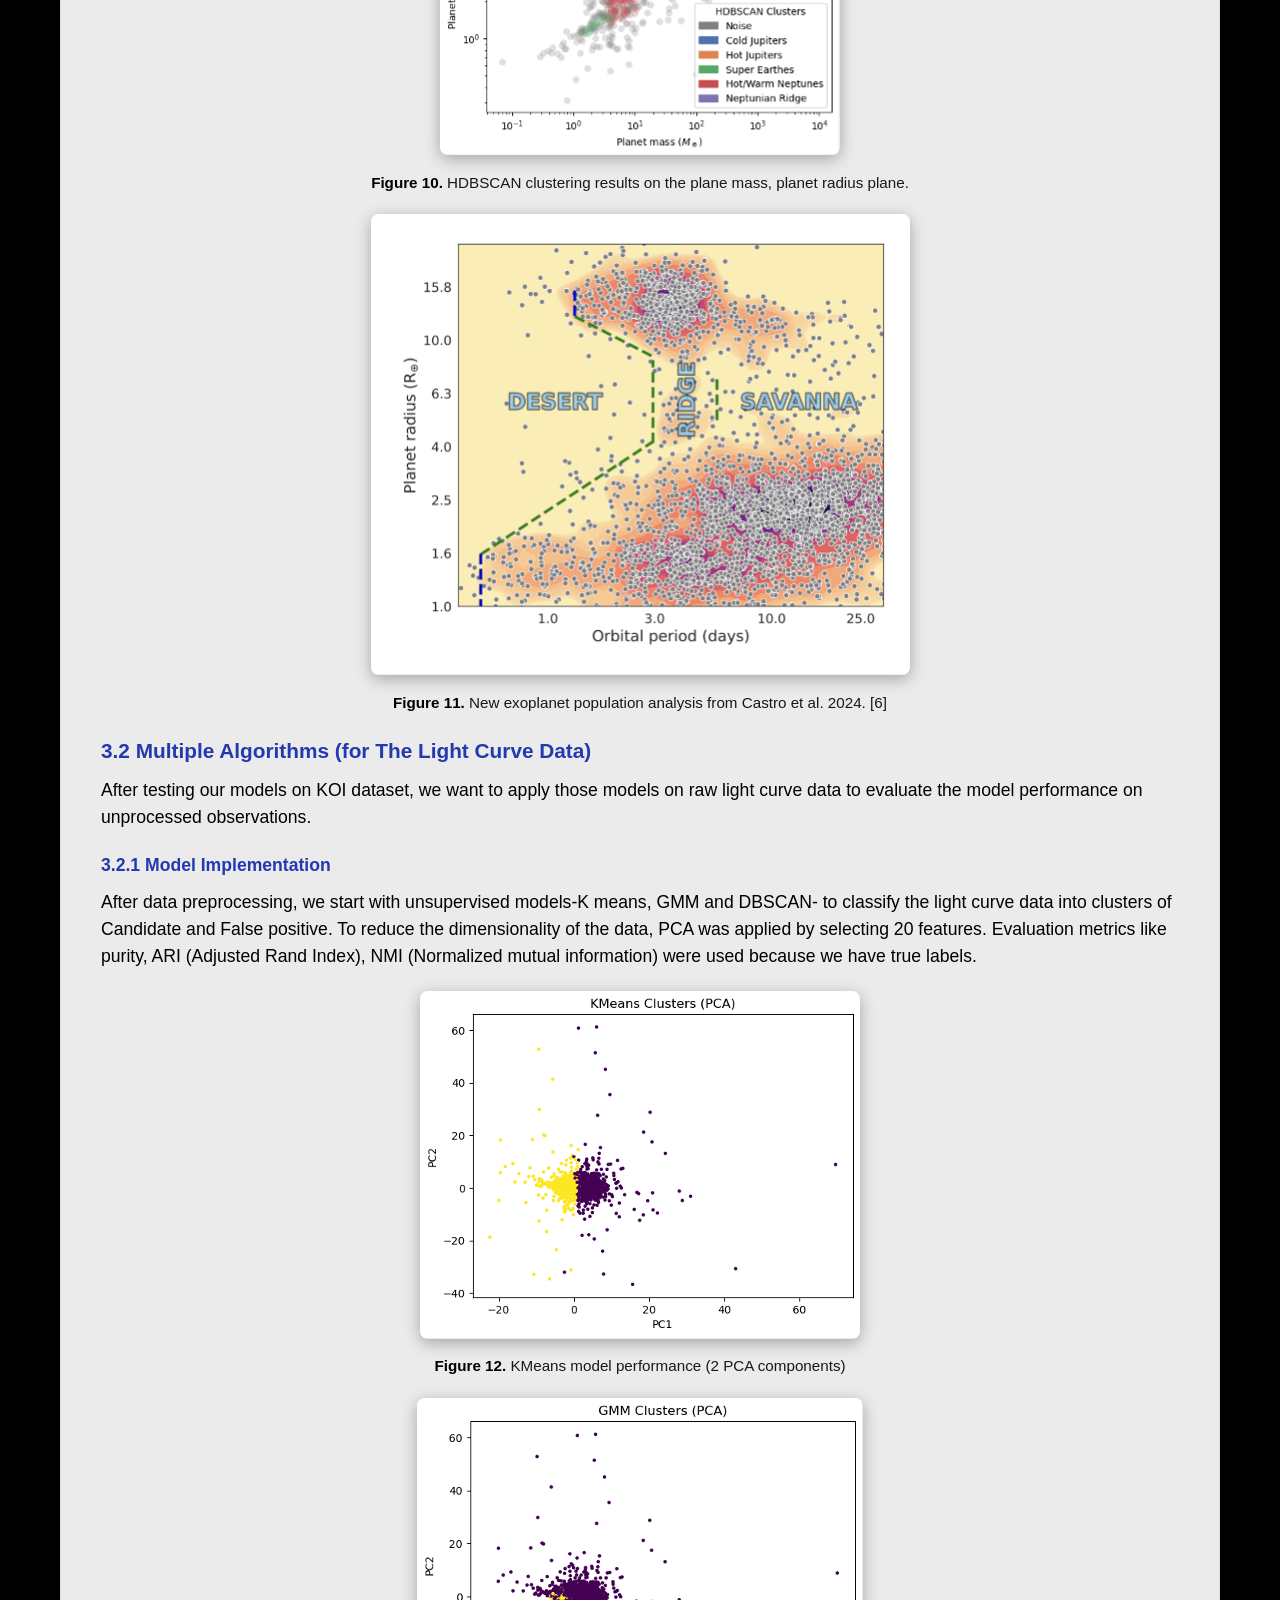
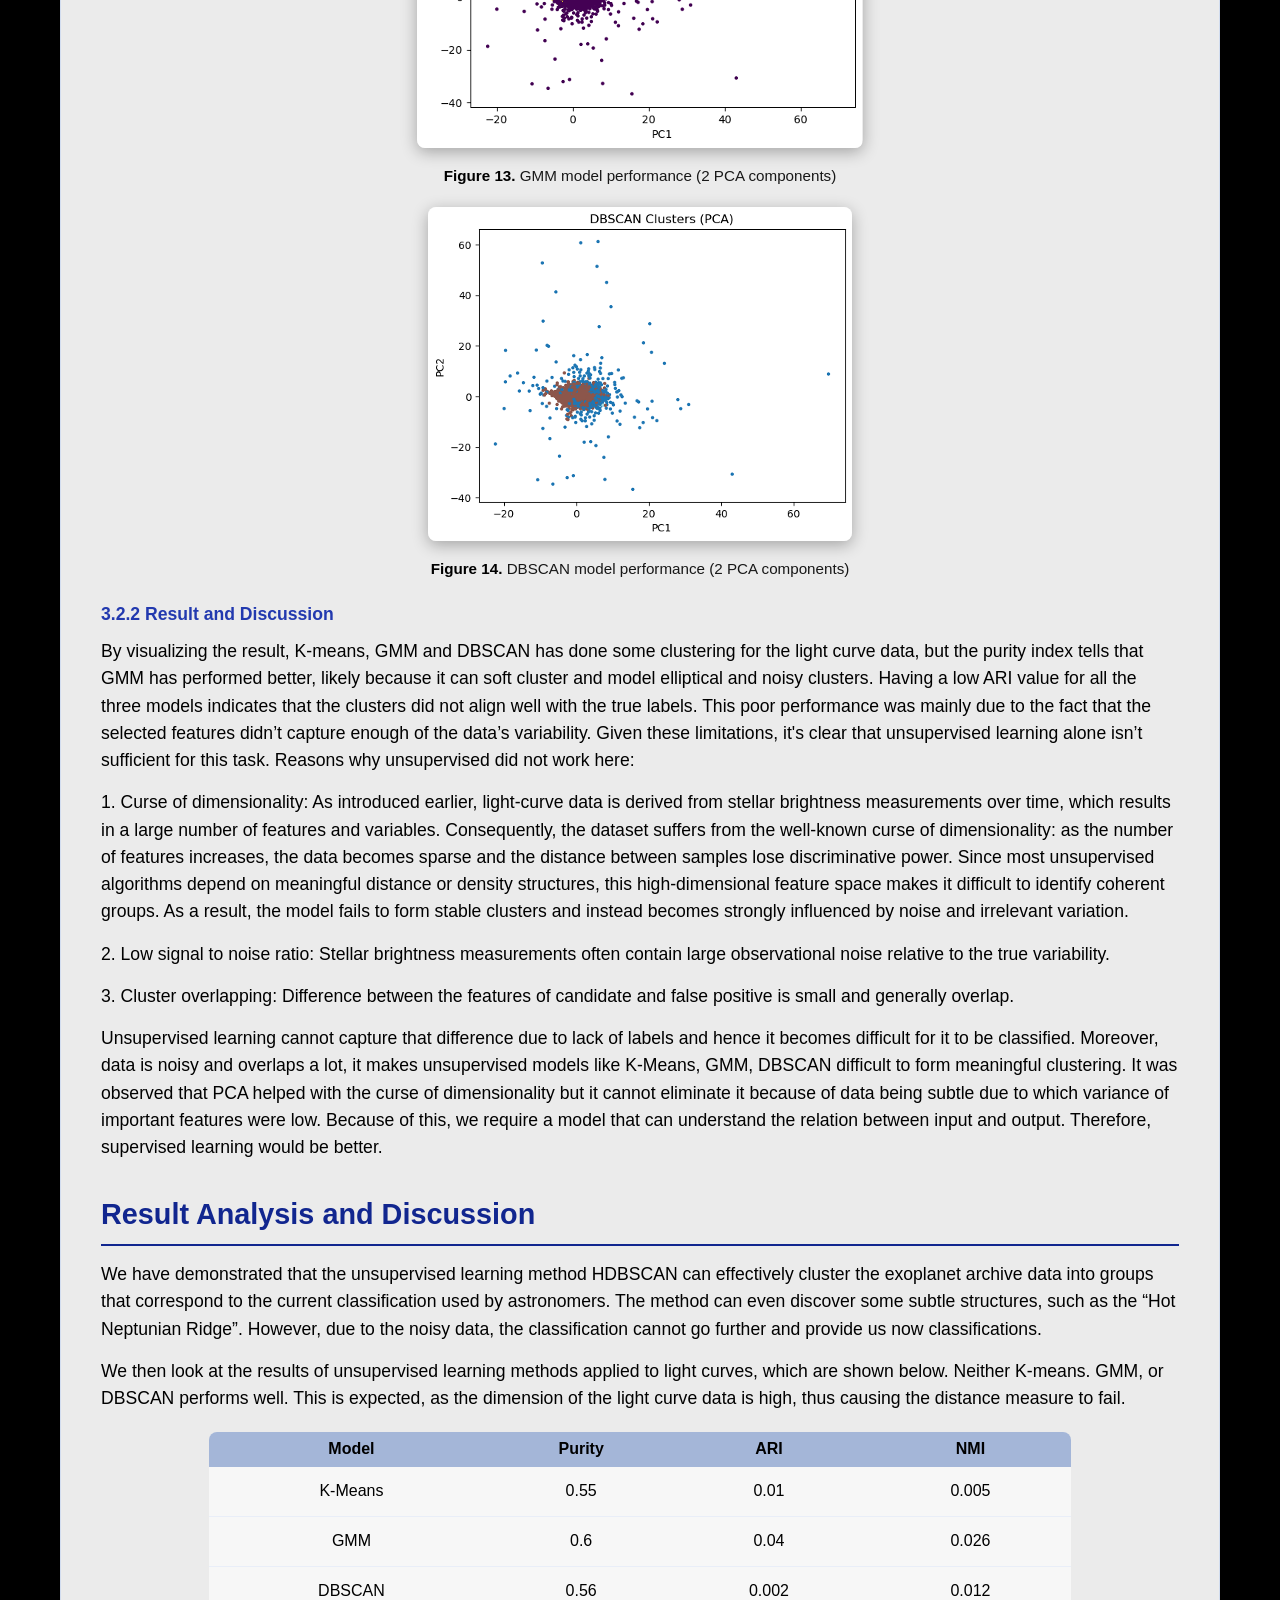
<file: projects/exoplanetml/final.html>
<!DOCTYPE html>
<html lang="en">
<head>
    <meta charset="UTF-8">
    <meta name="viewport" content="width=device-width, initial-scale=1.0">
    <title>ExoplanetML — Exoplanet Classification Using Machine Learning - Final Report</title>
    <style>
        * {
            margin: 0;
            padding: 0;
            box-sizing: border-box;
        }

        body {
            font-family: 'Segoe UI', Tahoma, Geneva, Verdana, sans-serif;
            /* font-family: 'Helvetica Neue', Helvetica, Arial, sans-serif; */
            line-height: 1.25;
            color: #e8e8e8;
            background: #000;
            overflow-x: hidden;
            padding-top: 70px; /* Added for navbar */
        }

        /* Navigation Bar Styles - START */
        .navbar {
            position: fixed;
            top: 0;
            left: 0;
            width: 100%;
            background: rgba(0, 0, 20, 0.95);
            backdrop-filter: blur(10px);
            border-bottom: 2px solid rgba(106, 159, 255, 0.3);
            z-index: 1000;
            box-shadow: 0 4px 20px rgba(0, 0, 0, 0.5);
        }

        .navbar-container {
            max-width: 1200px;
            margin: 0 auto;
            padding: 0 20px;
            display: flex;
            justify-content: space-between;
            align-items: center;
            height: 70px;
        }

        .navbar-brand {
            color: #fff;
            font-size: 1.3em;
            font-weight: 600;
            text-decoration: none;
            text-shadow: 0 0 20px rgba(106, 159, 255, 0.6);
            transition: all 0.3s ease;
        }

        .navbar-brand:hover {
            color: #8aaeff;
            text-shadow: 0 0 30px rgba(106, 159, 255, 0.9);
        }

        .navbar-menu {
            display: flex;
            gap: 0;
            list-style: none;
            margin: 0;
            padding: 0;
        }

        .navbar-item {
            margin: 0;
        }

        .navbar-link {
            display: block;
            padding: 25px 30px;
            color: #d0e0ff;
            text-decoration: none;
            font-size: 1.1em;
            font-weight: 500;
            transition: all 0.3s ease;
            border-bottom: 3px solid transparent;
            position: relative;
        }

        .navbar-link:hover {
            color: #fff;
            background: rgba(106, 159, 255, 0.1);
            border-bottom-color: #6a9fff;
        }

        .navbar-link.active {
            color: #fff;
            background: rgba(106, 159, 255, 0.2);
            border-bottom-color: #6a9fff;
            text-shadow: 0 0 15px rgba(106, 159, 255, 0.8);
        }
        /* Navigation Bar Styles - END */

        .background {
            position: fixed;
            top: 0;
            left: 0;
            width: 100%;
            height: 100%;
            background: url('../../assets/astro/milky-way-sky-inner-mongolia-2023.jpg') center center/cover no-repeat;
            z-index: -2;
            transition: filter 0.3s ease;
        }

        .background-overlay {
            position: fixed;
            top: 0;
            left: 0;
            width: 100%;
            height: 100%;
            background: rgba(0, 0, 20, 0.1);
            z-index: -1;
            transition: background 0.3s ease;
        }

        .hero {
            height: 100vh;
            display: flex;
            flex-direction: column;
            justify-content: center;
            align-items: center;
            text-align: center;
            padding: 20px;
        }

        .hero h1 {
            color: #fff;
            font-size: 3.5em;
            margin-bottom: 20px;
            text-shadow: 0 0 30px rgba(106, 159, 255, 0.8), 0 2px 10px rgba(0, 0, 0, 0.8);
            animation: fadeInDown 1s ease;
        }

        .hero .subtitle {
            color: #d0e0ff;
            font-size: 1.5em;
            font-style: italic;
            margin-bottom: 40px;
            text-shadow: 0 2px 10px rgba(0, 0, 0, 0.8);
            animation: fadeInUp 1s ease 0.3s both;
        }

        .hero .team {
            display: flex;
            gap: 40px;
            flex-wrap: wrap;
            justify-content: center;
            animation: fadeInUp 1s ease 0.6s both;
        }

        .hero .team-member {
            color: #fff;
            font-size: 1.3em;
            text-shadow: 0 2px 8px rgba(0, 0, 0, 0.8);
        }

        .hero .team-member strong {
            color: #8aaeff;
        }

        .scroll-indicator {
            position: absolute;
            bottom: 30px;
            left: 50%;
            transform: translateX(-50%);
            color: #fff;
            font-size: 0.9em;
            font-style: normal;
            animation: bounce 2s infinite;
            text-shadow: 0 2px 8px rgba(0, 0, 0, 0.8);
        }

        @keyframes fadeInDown {
            from {
                opacity: 0;
                transform: translateY(-30px);
            }
            to {
                opacity: 1;
                transform: translateY(0);
            }
        }

        @keyframes fadeInUp {
            from {
                opacity: 0;
                transform: translateY(30px);
            }
            to {
                opacity: 1;
                transform: translateY(0);
            }
        }

        @keyframes bounce {
            0%, 20%, 50%, 80%, 100% {
                transform: translateX(-50%) translateY(0);
            }
            40% {
                transform: translateX(-50%) translateY(-10px);
            }
            60% {
                transform: translateX(-50%) translateY(-5px);
            }
        }

        .content-section {
            position: relative;
            z-index: 1;
            background: transparent;
        }

        .container {
            max-width: 1200px;
            margin: 0 auto;
            padding: 40px 20px;
        }

        .content-box {
            /* background: rgba(0, 0, 0, 0.75); */
            background: rgba(255, 255, 255, 0.7);
            backdrop-filter: blur(10px);
            border-radius: 8px;
            padding: 40px;
            margin-bottom: 30px;
            box-shadow: 0 8px 32px rgba(0, 0, 0, 0.6);
            border: 1px solid rgba(106, 159, 255, 0.2);
        }

        h2 {
            /* color: #6a9fff; */
            color: #11268f;
            font-size: 1.8em;
            margin-top: 30px;
            margin-bottom: 15px;
            border-bottom: 2px solid #11268f;
            padding-bottom: 8px;
        }

        h2:first-child {
            margin-top: 0;
        }

        h3 {
            /* color: #8aaeff; */
            color: #2239af;
            font-size: 1.5em;
            margin-top: 10px;
            margin-bottom: 10px;
        }

        h4 {
            /* color: #8aaeff; */
            color: #2239af;
            font-size: 1.3em;
            margin-top: 10px;
            margin-bottom: 10px;
        }
        
        h5 {
            /* color: #8aaeff; */
            color: #2239af;
            font-size: 1.1em;
            margin-top: 20px;
            margin-bottom: 10px;
        }

        p {
            margin-bottom: 15px;
            font-size: 1.1em;
            text-align: justify;
            /* color: #2d2d2f; */
            color: #000;
        }

        table {
            width: 80%;
            display: table;
            margin-left: auto;
            margin-right: auto;
            border-collapse: collapse;
            /* margin: 20px 20px; */
            /* background: rgba(20, 20, 40, 0.6); */
            background: rgba(252, 252, 252, 0.768);
            border-radius: 8px;
            overflow: hidden;
        }

        th {
            background: rgba(3, 57, 156, 0.34);
            /* color: #6a9fff; */
            color: #000000;
            padding: 5px;
            text-align: center;
            font-weight: 600;
        }

        td {
            padding: 12px;
            border-bottom: 1px solid rgba(106, 159, 255, 0.1);
            color: #000000;
            text-align: center;
        }

        tr:last-child td {
            border-bottom: none;
        }

        /* tr:hover {
            background: rgba(106, 159, 255, 0.1);
        } */

        ul {
            margin-left: 20px;
            margin-bottom: 15px;
            color: #000000;
        }

        li {
            margin-bottom: 8px;
        }

        strong {
            color: #000;
        }

        .gantt-placeholder {
            background: rgba(255, 253, 253, 0.6);
            padding: 40px;
            border-radius: 8px;
            margin: 20px 0;
            text-align: center;
            color: #a8c0e0;
            font-style: italic;
            border: 2px dashed rgba(106, 159, 255, 0.3);
        }

        .dimmed .background {
            filter: blur(5px) brightness(0.9);
        }

        .dimmed .background-overlay {
            background: rgba(0, 0, 20, 0.2);
        }

        a {
            color: #2239af;
            text-decoration: underline;
        }

        a:hover {
            text-decoration: underline;
        }

        /* Mobile responsive - START */
        @media (max-width: 768px) {
            body {
                padding-top: 120px;
            }

            .navbar-container {
                flex-direction: column;
                height: auto;
                padding: 15px 20px;
            }
            
            .navbar-brand {
                margin-bottom: 10px;
                font-size: 1.1em;
            }
            
            .navbar-menu {
                flex-direction: row;
                width: 100%;
                justify-content: center;
            }
            
            .navbar-link {
                padding: 12px 20px;
                font-size: 1em;
            }
        }

        @media (max-width: 480px) {
            .navbar-link {
                padding: 12px 15px;
                font-size: 0.95em;
            }
        }
        /* Mobile responsive - END */
    </style>
    <link rel="stylesheet" href="site-integration.css">
<!-- Visitor analytics: count page views without URL query parameters. -->
<script data-goatcounter="https://aighiehighe.goatcounter.com/count"
        data-goatcounter-settings='{"path":"/projects/exoplanetml/final.html","allow_local":false}'
        async src="https://gc.zgo.at/count.js"></script>
</head>
<body>
    <!-- Navigation Bar -->
    <nav class="navbar" aria-label="ExoplanetML project reports">
        <div class="navbar-container">
            <a href="../../index.html#exoplanetml" class="navbar-brand">← Jiapeng Gao · ExoplanetML</a>
            <ul class="navbar-menu">
                <li class="navbar-item">
                    <a href="index.html" class="navbar-link" id="nav-proposal">Proposal</a>
                </li>
                <li class="navbar-item">
                    <a href="midterm.html" class="navbar-link" id="nav-midterm">Midterm Report</a>
                </li>
                <li class="navbar-item">
                    <a href="final.html" class="navbar-link active" id="nav-final" aria-current="page">Final Report</a>
                </li>
            </ul>
        </div>
    </nav>

    <div class="background"></div>
    <div class="background-overlay"></div>

    <div class="hero">
        <h1>Machine Learning for Exoplanet Classification</h1>
        <p class="subtitle">Final Report</p>
        
<!--         <p class="subtitle">Final Report</p> -->
         
        <p class="project-lead"><strong>Group Project Leader:</strong> Jiapeng Gao</p>
        <div class="team">
            <div class="team-member">
                <strong>Team Members:</strong> Jiapeng Gao, Melvin Ticiano Gao, Ruishu Cao, Tanya Chauhan, Yishu Ji
            </div>
        </div>
        <div class="team">
            <div class="team-member">
                <strong>Course:</strong> CS 7641 - Machine Learning
            </div>
            <div class="team-member">
                <strong>Date:</strong> Fall 2025
            </div>
        </div>

        <p class="project-photo-credit">Milky Way · Inner Mongolia · <time datetime="2023-08-13T00:16:14">13 August 2023 · 00:16:14</time> (camera time)<br>Photographed by Jiapeng Gao</p>
        <div class="scroll-indicator">
            ↓ Scroll Down ↓
        </div>
    </div>

    <div class="content-section">
        <div class="container">
            <div class="content-box">
                <h2>Introduction/Background</h2>
                <p>
                    51 Pegasi b, the first exoplanet discovered around a main-sequence star in 1995 [1], surprised astronomers because it's a planet that does not look like any planet in our solar system. People call it a "hot Jupiter", based on its orbital period and mass.  This is not the only exotic exoplanet people have found. Since then, approximately 6,000 exoplanets [2] have been discovered, and many of them still lack counterparts to our solar system's planets. The "period, mass" classification scheme is straightforward, but it only accounts for two features of the planets. Until today, no standardized exoplanet classification scheme has been widely accepted. Therefore, we want to use unsupervised ML to create a standardized classification algorithm for exoplanets. 
                </p>
                <p>
                    The main dataset we will use is the Kepler Objects of Interest (KOI) table. It is built on planet transit data from the Kepler telescope. The KOI database is a good start for our unsupervised learning. 
                </p>
                <p>
                    It is also notable that the KOI dataset has classified planets as confirmed, candidate, and false positive. This is where we want the supervised learning model to work on. There has been extensive work on using ML, including CNNs and transformers[3][4], to identify false positives. We aim to reproduce and improve on these results.
                </p>
                <h3>Dataset Links</h3>
                <ul>
                    <li><a href="https://exoplanetarchive.ipac.caltech.edu/docs/Kepler_Data_Products_Overview.html#lc_rel" target="_blank">Kepler data products overview</a></li> 
                    <li><a href="https://exoplanetarchive.ipac.caltech.edu/cgi-bin/TblView/nph-tblView?app=ExoTbls&config=cumulative" target="_blank">Kepler Objects of Interest (KOI) table</a></li>
                    <li><a href="https://exoplanetarchive.ipac.caltech.edu/index.html" target="_blank">Exoplanet archive</a></li>
                    
                
                </ul>

                <h2>Problem Definition</h2>
                <p>
                    How to use ML to discover subgroups of exoplanets? How can ML help identify more exoplanet candidates or false positives? The confirmation of exoplanets, and also the classification of exoplanets, has long been a subjective and case-by-case job. This calls for the use of ML algorithms to group planets by statistics when little physics prior knowledge can be provided, and identify false positives when subsequent observations are not yet available. 
                </p>

                <h2>Methods</h2>

                <h3>1 Data Preprocessing</h3>
                <h4>1.1 The Exoplanet Archive</h4>
                <p>
                    Though we have proposed to use the Kepler dataset for classifying exoplanets, it was found to be improper for this mission, because it lacks a variety of exoplanets. Kepler only measures the transiting planets, meaning that it has a strong preference for close-in planets. Therefore, not many planet clusters can be found using the pure Kepler dataset. We decided to use the Exoplanet Archive, which is also listed in the proposal.
                </p>
                <p>
                    We first choose proper features from the dataset for clustering exoplanets. Considering that many features are incomplete, we choose the most complete and also the most important features for exoplanets, which are the planet orbital period (pl_orbper), planet radius (pl_rade), and planet mass (pl_bmasse). We then drop all the data without any of the three features. This brings our dataset size from 6007 rows to 1415 rows. This large dataset size reduction might bring worries about whether the smaller dataset can represent the original dataset. Considering that all three parameters are important to our classification, and we cannot do data imputation here, as it will introduce more unnecessary bias, we have to accept the data size reduction. We will show later that this data reduction does generate results that match previous research. 
                </p>
                <p>
                    We choose not to normalize our data here, as the original physical information is important. Quantities that span multiple orders of magnitude mean that the planets measured with this scale can be essentially different, therefore, cannot be simply normalized. We take the log value of these features instead.
                </p>

                <h4>1.2 The KOI Tablee</h4>
                <p>
                    Based on the work by Rafaih, Murray et al.[1], we selected eight features for our training model, which are koi_period, koi_impact, koi_duration, koi_depth, koi_model_snr, koi_bin_oedp_sig, koi_steff, and koi_srad. These features are selected for their physical interpretability and their representation of low-level planetary parameters. The predicted feature is koi_pdisposition, which includes two categories: CANDIDATE and FALSE POSITIVE.
                </p>

                <div class="report-table" tabindex="0" role="region" aria-label="Report table"><table style="width: 100%; border-collapse: collapse; margin: 20px 0; font-size: 1em; text-align: left; border-radius: 8px; overflow: hidden; box-shadow: 0 4px 16px rgba(0, 0, 0, 0.1);">
                <thead style="background-color: #f4f4f4;">
                    <tr>
                    <th style="padding: 12px 15px; border-bottom: 2px solid #ddd;">Feature</th>
                    <th style="padding: 12px 15px; border-bottom: 2px solid #ddd;">Description</th>
                    </tr>
                </thead>
                <tbody>
                    <tr>
                    <td style="padding: 10px 15px; border-bottom: 1px solid #eee;">koi_period</td>
                    <td style="padding: 10px 15px; border-bottom: 1px solid #eee;">Represents the orbital period (days) of the potential exoplanet — the interval between consecutive planetary transits.</td>
                    </tr>
                    <tr>
                    <td style="padding: 10px 15px; border-bottom: 1px solid #eee;">koi_impact</td>
                    <td style="padding: 10px 15px; border-bottom: 1px solid #eee;">Calculated impact parameter, measuring the perpendicular distance between the center of the star and the planet’s orbit.</td>
                    </tr>
                    <tr>
                    <td style="padding: 10px 15px; border-bottom: 1px solid #eee;">koi_duration</td>
                    <td style="padding: 10px 15px; border-bottom: 1px solid #eee;">Duration (hours) from the planet’s first contact with the star until the last contact during transit.</td>
                    </tr>
                    <tr>
                    <td style="padding: 10px 15px; border-bottom: 1px solid #eee;">koi_depth</td>
                    <td style="padding: 10px 15px; border-bottom: 1px solid #eee;">Fractional decrease in the star’s brightness during a planetary transit.</td>
                    </tr>
                    <tr>
                    <td style="padding: 10px 15px; border-bottom: 1px solid #eee;">koi_model_snr</td>
                    <td style="padding: 10px 15px; border-bottom: 1px solid #eee;">Transit signal-to-noise ratio, representing the strength of the observed transit signal.</td>
                    </tr>
                    <tr>
                    <td style="padding: 10px 15px; border-bottom: 1px solid #eee;">koi_bin_oedp_sig</td>
                    <td style="padding: 10px 15px; border-bottom: 1px solid #eee;">Significance of the difference between odd and even transit depths in binned data.</td>
                    </tr>
                    <tr>
                    <td style="padding: 10px 15px; border-bottom: 1px solid #eee;">koi_steff</td>
                    <td style="padding: 10px 15px; border-bottom: 1px solid #eee;">Star’s effective temperature (Kelvin).</td>
                    </tr>
                    <tr>
                    <td style="padding: 10px 15px;">koi_srad</td>
                    <td style="padding: 10px 15px;">Star’s radius (in solar radii).</td>
                    </tr>
                </tbody>
                </table></div>

                <figcaption style="text-align: center; font-size: 0.95em; color: #555; margin-top: 8px;">
                <strong>Table 1.</strong> Description of selected KOI (Kepler Object of Interest) features.
                </figcaption>

                <p></p> 
                <p>
                    The raw dataset has 9564 rows. Among the eight selected features, koi_bin_oedp_sig has the highest percentage of missing values, approximately 16%. The features koi_impact, koi_depth, koi_model_snr, koi_steff, and koi_srad each have around 3.8% missing values. After experimentation, we decided to drop the missing values rather than input the missing because: a). exoplanet detection requires high precision and reliability, and b). a small imputation bias could introduce significant distortions. Therefore, we remove all records having missing values. The final dataset has 7995 rows, which are ready for model training and testing. 
                </p>
                <p>
                    We split the dataset into 80% for training and 20% for testing. Before training the model we applied Min-Max Scaling to normalize all features to a range between 0 and 1. Min-Max Scaling can prevent the models from being overly sensitive to large feature scales. Also, it can support faster and more stable model convergence during the training process. 
                </p>
                <p>
                    In terms of evaluation metrics, we focus on precision and recall score for evaluating our supervised machine learning models. Since our positive class is false positive exoplanets, precision tells us among all exoplanets predicated false positives, how many are truly false positives. Recall tells us among all the actual false positive exoplanets, how many are successfully identified. Both of the precision and recall scores are important to our study. To balance these two objectives, we also consider the F1 score, which combines precision and recall into a single metric.
                </p>
                <p>
                    Accuracy might not be the best evaluation metric since our priority is to find false positive exoplanets . A model might have high accuracy, but it gives the equal importance of both false positive and candidate exoplanets. However, our study focuses more on the false positive exoplanets given the objective of reducing the time and resources spent investigating non-real exoplanets. 
                </p>

                <h4>1.3 The Light Curves [7]</h4>
                <p>
                    We chose the Kepler light curves as the dataset for CNN and also unsupervised learning. To process the light curves, we chose to use the “Lightkurve” package. The “Lightkurve” package provides downloads of the Kepler light curves and also tools for processing the light curves. We first download the KOI table, and use the Kepler ID column to search and download the corresponding light curves. One example raw light curve is shown here:
                </p>
                
                <figure style="text-align: center; margin: 20px 0;">
                <img 
                    src="Result/light_curve_1.png" 
                    alt="light_curve_1" 
                    style="max-width: 70%; height: auto; border-radius: 8px; box-shadow: 0 4px 16px rgba(0, 0, 0, 0.3);"
                >
                <figcaption style="margin-top: 8px; font-size: 0.95em; color: #181818;">
                    <strong>Figure 1.</strong> Raw light curve
                </figcaption>
                </figure>

                 <p>
                    The raw light curve is noisy and has long-term trends that need to be canceled. We first remove the outliers. Then, we use the period, transit duration, transit time to find out the transit window, we then exclude the transit window and flatten the light curve to remove long-term trends. After that, we fold the light curve according to the period, and we will get the light curve like this:
                 </p>

                <figure style="text-align: center; margin: 20px 0;">
                <img 
                    src="Result/light_curve_2.png" 
                    alt="light_curve_2" 
                    style="max-width: 70%; height: auto; border-radius: 8px; box-shadow: 0 4px 16px rgba(0, 0, 0, 0.3);"
                >
                <figcaption style="margin-top: 8px; font-size: 0.95em; color: #181818;">
                    <strong>Figure 2.</strong> Light curve after folding, denoising, and flattening
                </figcaption>
                </figure>

                  <p>
                    Then, we need to bin the light curve into fixed sizes for ML algorithms. Considering the transit signal occupies a small fraction of the full transit curve, we choose to use two different bining methods. One is to bin the whole light curve into 2001 bins, another is to bin the light curve near the transit (+- 4 transit durations) into 201 bins. The result is given below:
                  </p>
                  <!-- TODO: figure: Global light curve -->
                <figure style="text-align: center; margin: 20px 0;">
                <img 
                    src="Result/light_curve_3.png" 
                    alt="light_curve_3" 
                    style="max-width: 70%; height: auto; border-radius: 8px; box-shadow: 0 4px 16px rgba(0, 0, 0, 0.3);"
                >
                <figcaption style="margin-top: 8px; font-size: 0.95em; color: #181818;">
                    <strong>Figure 3.</strong> Global light curve
                </figcaption>
                </figure>
                
                  <!-- TODO: figure: Local light curve -->
                <figure style="text-align: center; margin: 20px 0;">
                <img 
                    src="Result/light_curve_4.png" 
                    alt="light_curve_4" 
                    style="max-width: 70%; height: auto; border-radius: 8px; box-shadow: 0 4px 16px rgba(0, 0, 0, 0.3);"
                >
                <figcaption style="margin-top: 8px; font-size: 0.95em; color: #181818;">
                    <strong>Figure 4.</strong> Local light curve
                </figcaption>
                </figure>



                 <h3>2 Supervised learning</h3>
                 <h4>2.1 Logistic Regression</h4>
                 <p>
                   We tested the Logistic Regression algorithm as one of our baseline models for supervised machine learning classification. Logistic Regression is a well-established statistical model that estimates the probability of a binary outcome using a logistic (sigmoid) function. It serves as a simple yet powerful model that provides interpretability through its coefficients, which directly indicate the influence of each feature on the target variable.
                </p>
                <p>
                   Initially, we selected Logistic Regression because of its efficiency, interpretability, and strong performance on linearly separable datasets. It also serves as an excellent benchmark before exploring more complex models such as ensemble methods. Moreover, Logistic Regression supports regularization techniques, which help prevent overfitting and improve generalization performance.
                </p>

                 <h5>2.1.1 Model Implementation</h5>
                <p>
                   The Logistic Regression model works by finding the parameters for each feature to minimize the loss function using optimization process. The model uses a linear combination of input features through the sigmoid function to produce probabilities between 0 and 1, to classify into  binary categories.
                </p>
                <p>
                  We used the Logistic Regression implementation with the default parameters as a baseline model. Based on this initial performance, we performed hyperparameter tuning using GridSearchCV to explore different configurations of key parameters like penalty type (L1 and L2), solver (e.g., liblinear, lbfgs, saga) and regularization strength (C).
                </p>
                <p>
                    We conducted a 5-fold cross-validation during the grid search process to select the optimal combination of hyperparameters based on the ROC-AUC score, which measures the model’s ability to distinguish between classes.
                </p>
                <p>
                    After identifying the best hyperparameters, we retrained the best-performing Logistic Regression model on the full training set and evaluated it on the test set. The performance metrics ( precision, recall, F1-score, and ROC-AUC), were analyzed to assess the final model's prediction. Additionally, this model also provides a list of important features that strongly influence the outcome. This interpretability is one of Logistic Regression’s primary advantages compared to more complex models.
                </p>

                <h5>2.1.2 Result and Discussion</h5>
                <p>In our study, identifying false positive exoplanets is the primary objective, as misclassifying them as candidate exoplanets can lead to wasted research efforts. Therefore, we prioritized metrics that emphasize the balance between positive predictions and true outcomes — specifically, Precision, Recall.</p>
                <p>When trained with default hyperparameters, the Logistic Regression model achieved a <b>Precision of 0.84, Recall of 0.55, Average Precision of 0.82 and ROC_AUC of 0.79.</b> These results indicate that while the model was effective at correctly identifying false positive cases, it struggled to capture all actual false positives. It can be due to  insufficient regularization control.</p>
                <p>To improve model performance, we conducted hyperparameter tuning using GridSearchCV, using various regularization strength (C), penalty type (L1, L2), and solver methods. When precision was used as the scoring metric, the tuned model achieved a <b>Precision of 0.97, Recall of 0.24, Average Precision of 0.69, and ROC-AUC of 0.61</b>, a decline in overall performance compared to the default configuration. This happened because optimizing strictly for precision hence classifying fewer false positives and thus missing many true cases.</p>
                <p>When we changed the scoring metric to roc_auc, the model achieved a much better balance, with <b>Precision of 0.78, Recall of 0.67, Average Precision of 0.85, and ROC-AUC of 0.81</b>. The best-performing configuration corresponded to L1 regularization, liblinear solver, and C = 100. This setup improved the model’s Recall from 55% to 67%, F1-score from 67.3% to 72%, and ROC-AUC from 0.79 to 0.81.</p>
                <p>The improvements can be attributed to the L1 penalty, where less important features are ignored and improving generalization. From the Precision–Recall and ROC curves, the tuned model achieved an <b>average precision of 0.85 and an AUC of 0.81</b>, confirming that it maintains a strong discriminative ability between the two classes. The top five features identified by the model are koi_depth, koi_impact, koi_srad, koi_steff and koi_duration.</p>
                <p>While the optimized Logistic Regression model demonstrates solid performance, the moderate recall suggests that there may still be complex nonlinear relationships in the data that linear models cannot capture. Therefore, more sophisticated models need to be explored.</p>
                
                <figure style="text-align: center; margin: 20px 0;">
                <img 
                    src="Result/supervised_figure1.png" 
                    alt="supervised_figure1" 
                    style="max-width: 70%; height: auto; border-radius: 8px; box-shadow: 0 4px 16px rgba(0, 0, 0, 0.3);"
                >
                <figcaption style="margin-top: 8px; font-size: 0.95em; color: #181818;">
                    <strong>Figure 5.</strong> Logistic Regression model performance
                </figcaption>
                </figure>

                <h4>2.2 XGBoost</h4>
                <p>We tested the XGBoost algorithm since it is an ensemble learning method that combines multiple weak models to form a stronger model. XGBoost uses decision trees as the base learners, which aligns with our original plan to test a single Decision Tree algorithm for supervised machine learning. We transitioned from a single Decision Tree to XGBoost because we found that XGBoost provides greater predictive results. Also, XGBoost has the same capability of revealing feature importance like Decision Tree.</p>
                
                <h5>2.2.1 Model Implementation</h5>
                <p>How the XGBoost algorithm works can be explained as follows. It first constructs a simple decision tree, and each subsequent tree is trained on the errors of the previous tree. Through this iterative process, each tree learns from the mistakes of the previous trees, so the ensemble keeps improving. As a result, XGBoost usually can have more accurate and robust predictions.</p>
                <p>We use the XGBClassifier from scikit-learn. The default hyperparameters include a tree-based booster (gbtree), a binary:logistic as the objective function, and default learning rate with 0.3. We first train the default model as a baseline. Based on that baseline, we performed hyperparameter tuning to observe if the model’s performance can be improved. We use GridSearchCV to search for the best hyperparameter combinations. We have a focus search on the following parameters, including learning rate, n_estimators, max_depth, min_child_weight, reg_alpha (L1 regularization), and reg_lambda (L2 regularization).</p>
                <p>We also use five-fold cross-validation during the grid search process. By doing so, we want to find the most reliable and robust parameters for XGBoost. After having the best model parameters, we re-evaluate the best model with cross-validation to verify its consistency before testing. Once we are satisfied with the validation result, we apply the model to the test set to obtain the final evaluation of the best-performing XGBoost model.</p>

                <h5>2.2.2 Result and Discussion</h5>
                <p>Across our experiments, XGBoost demonstrated consistently strong performance for false positive exoplanet detection. With default hyperparameters, the model already achieved high performance, with <b>88% precision, 85% recall, and 86% F1 score</b>, which outperforms a logistic regression. After hyperparameter optimization, <b>precision further improved to 89% and 87% F1 score</b>. This result indicates that XGBoost is able to preserve a strong balance between precision and recall.</p>
                <p>The top five features identified by XGBoost are koi_period, koi_duration, koi_impact, koi_model_snr, and koi_srad. These features have clear physical interpretations, including orbital activity, the perpendicular distance between the stellar center and the planet’s trajectory, and the signal-to-noise ratio and stellar radius. The XGBoost algorithm demonstrates its strong ability to classify false positives by using only foundational physical observational data.</p>
                <p>By reading the Precision–Recall and ROC curves, we found that the XGBoost model achieves an <b>average precision of 0.95 and an AUC of 0.95</b>. These metrics confirm that our model maintains high prediction ability.</p>
                <p>For the next steps, we will apply neural networks and explore additional features to observe whether we can improve the model’s performance in identifying false positive exoplanets.</p>
                <figure style="text-align: center; margin: 20px 0;">
                <img 
                    src="Result/supervised_figure2.png" 
                    alt="supervised_figure2" 
                    style="max-width: 70%; height: auto; border-radius: 8px; box-shadow: 0 4px 16px rgba(0, 0, 0, 0.3);"
                >
                <figcaption style="margin-top: 8px; font-size: 0.95em; color: #181818;">
                    <strong>Figure 6.</strong> XGBoost model performance
                </figcaption>
                </figure>

                <h4>2.3 Random Forest</h4>
                <h5>2.3.1 Model Implementation</h5>
                <p>
                    We also use the Random Forest algorithm to train and identify possible exoplanet candidates using the KOI dataset.
                </p>
                <p>
                    We restricted the task to a binary classification by maintaining only “Candidate” and “False Positive”. The target variable was mapped with 1 being a candidate and 0 being a false positive. To process the data, all the row entries with missing value in the selected features are removed. The dataset is then split into training and testing sets.
                </p>
                <p>
                    We trained a Random Forest classifier and optimized the parameters using RandomizedSearchCV initially. After we are able to identify a smaller range for the parameters (including features such as tree depth, number of estimators, split criteria), we then do a GridSearchCV to refine the parameter range, narrowing down the best-performing hyperparameters.
                </p>
               
                <h5>2.3.2 Result and Discussion</h5>
                <p>
                    The optimized Random Forest model achieved <b>a testing score of 0.88, a recall of 0.87, F1 value of 0.87 and a ROC-AUC value of 0.95</b>. It shows that the model was able to capture the hidden relationship between features and output a strong accuracy percentage. In addition, the ROC-AUC score of 0.95 shows that it is good at distinguishing between true exoplanets and false positives. The ROC curve also shows that the classifier is able to achieve high true-positive rates with a relative low false-positive rate. Furthermore, running random forest algorithm on the dataset shows that the five most important features are koi_period, koi_depth, koi_impact, koi_duration and koi_model_snr. Overall, the result shows that random forest is a strong algorithm in detecting exoplanets and separating out the false positives.
                </p>

                <!-- TODO: Figure 7. Random Forest model performance -->
                <figure style="text-align: center; margin: 20px 0;">
                <img 
                    src="Result/supervised_figure_3.png" 
                    alt="supervised_figure_3" 
                    style="max-width: 40%; height: auto; border-radius: 8px; box-shadow: 0 4px 16px rgba(0, 0, 0, 0.3);"
                >
                <figcaption style="margin-top: 8px; font-size: 0.95em; color: #181818;">
                    <strong>Figure 7.</strong> Random Forest model performance
                </figcaption>
                </figure>

                <h4>2.4 Convolutional Neural Networks(CNN) [7]</h4>
                <p>
                    Since lightcurve data provides the periodic brightness variations caused by planetary transits, we will apply deep learning, basically neural networks to see if it can help us identify false positive exoplanets. 
                </p>
                <h5>2.4.1 Model Implementation</h5>
                <p>
                    We develop a dual-branch, one-dimensional CNN for binary classification of exoplanets. The network is designed to capture both global and local structure in light curves. The global branch analyzes the entire light curve, which allows the model to learn broader patterns such as long-term stellar variability and baseline trends. In contrast, the local branch focuses on fine-grained features such as the depth, shape, and duration of the dip.
                </p>
                <p>
                    In the global branch, the first layer applies 16 filters with a kernel size of 7 and padding of 3. This is followed by batch normalization, a GELU activation, and max pooling with a stride of 4 to reduce the sequence length. The second layer increases the number of filters to 32 and uses a smaller kernel size of 5 with padding of 2. This is again followed by batch normalization, GELU, and another max pooling with a stride of 4. We decided to apply GELU activation since it is smoother compared to RELU, which has a hard corner 0 when input is negative. This architecture allows the network to learn temporal features at multiple scales, meanwhile it keeps the model compact and efficient.
                </p>
                <p>
                    In the local branch, we use a similar architecture to the global branch. There are two convolutional layers, but we use a smaller kernel size of 5, padding of 2, and max pooling with a factor of 2. The purpose is to preserve higher temporal resolution rather than aggressively downsample the data.
                </p>
               
                <h5>2.4.2 Result and Discussion</h5>
                <p>
                    After training five epochs, the model demonstrated strong performance. It achieves a <b>precision of 0.81, a recall of 0.82, and an F1 score of 0.82</b>. Additionally, its <b>ROC AUC value of 0.91</b>, which indicates that the CNN model is highly effective at distinguishing between the two classes. 
                </p>
                <!-- TODO: Figure 8. CNN model performance -->
                <figure style="text-align: center; margin: 20px 0;">
                <img 
                    src="Result/supervised_figure_4.png" 
                    alt="supervised_figure_4" 
                    style="max-width: 65%; height: auto; border-radius: 8px; box-shadow: 0 4px 16px rgba(0, 0, 0, 0.3);"
                >
                <figcaption style="margin-top: 8px; font-size: 0.95em; color: #181818;">
                    <strong>Figure 8.</strong> CNN model performance
                </figcaption>
                </figure>

                <h3>3 Unsupervised Machine Learning</h3>
                <h4>3.1 HDBSCAN (for the Exoplanet Archive Data)</h4>
                <p>
                    For the classification algorithm, we finally chose HDBSCAN. The GMM, K-means do not perform well because the exoplanet distribution is neither circular nor Gaussian. We need a classification algorithm that is based on density. DBSCAN is a good density-based algorithm; however, it requires specification of epsilon, which may differ for different exoplanet clusters. Therefore, we use the HDBSCAN algorithm, which is a hierarchical method that is able to deal with clusters with different densities.
                </p>
                
                <h5>3.1.1 Model Implementation</h5>
                <p>We use the HDBSCAN Clustering Library developed by McInnes et al., 2017 [5]. The parameters are set as follows: min_cluster_size=10, min_samples=5, cluster_selection_epsilon=0, metric='manhattan'. We want a small minimum cluster size since there are some exoplanet clusters that are small. We chose the minimum samples to be 5, as it is moderate. We do not want to merge any clusters; therefore, we keep cluster_selection_epsilon as 0. We use the Manhattan metric as we are already dealing with the log of features; therefore Manhattan metric will take the multiplication of features as the distance, which might reveal hidden power laws in the dataset.</p>
                
                <h5>3.1.2 Result and Discussion</h5>
                <p>The clustering result is shown in Figures 9 and 10. The clustering method classifies exoplanets into 5 groups, excluding the noise points. We have labeled each group with the classification group names already in use by astronomers. We notice that the HDBSCAN method can successfully identify the largest groups, including Hot/Cold Jupiters, and Neptunes/Super Earths. Surprisingly, the Neptunian Ridge planets are revealed as purple points. This is a recent discovery by Carlos et al., 2024 [6], as shown in Figure 11. These Neptune ridge planets are not Hot Jupiters nor normal Neptunes. People are suggesting that they are Neptune-sized planets that experienced high eccentricity migration.</p>
                <p>In Figure 9, we can better understand how HDBSCAN classified those planets. Figure 10 is plotted based on planet radius and planet mass, therefore demonstrating planet interior properties. The slope changes for different clusters, indicating that they have different mass-to-radius relations. This different M to R relation differentiates rocky planets (super earths) from Neptune-sized and Jupiter-sized planets.</p>
                <p>The <b>Silhouette Coefficient without the noise points is 0.461</b>, and <b>with noise points is 0.082</b>. The <b>density-based cross-validation (DBCV) gives -0.171</b>. This is expected as exoplanets have a wide and noisy distribution. The most important information we obtained from the classification algorithm is that it has the potential to discover new groups of exoplanets. More detailed investigation into subgroups would require including more features, which will be challenging as more features mean we will have fewer rows and clusters will be more sparse, thus difficult to classify. Therefore, we do not plan to do more experiments on using the unsupervised learning model on the Exoplanet Archive data. We will start testing the unsupervised learning model on the new light curve data from the Kepler dataset, which will be discussed in the Next Steps section.</p>
                
                <figure style="text-align: center; margin: 20px 0;">
                <img 
                    src="Result/unsupervised_figure1.png" 
                    alt="unsupervised_figure1" 
                    style="max-width: 100%; height: auto; border-radius: 8px; box-shadow: 0 4px 16px rgba(0, 0, 0, 0.3);"
                >
                <figcaption style="margin-top: 8px; font-size: 0.95em; color: #181818;">
                    <strong>Figure 9.</strong> HDBSCAN clustering results on the orbital period, planet radius plane.

                </figcaption>
                </figure>

                <figure style="text-align: center; margin: 20px 0;">
                <img 
                    src="Result/unsupervised_figure2.png" 
                    alt="unsupervised_figure2" 
                    style="max-width: 100%; height: auto; border-radius: 8px; box-shadow: 0 4px 16px rgba(0, 0, 0, 0.3);"
                >
                <figcaption style="margin-top: 8px; font-size: 0.95em; color: #181818;">
                    <strong>Figure 10.</strong> HDBSCAN clustering results on the plane mass, planet radius plane.

                </figcaption>
                </figure>

                <figure style="text-align: center; margin: 20px 0;">
                <img 
                    src="Result/unsupervised_figure3.png" 
                    alt="unsupervised_figure3" 
                    style="max-width: 50%; height: auto; border-radius: 8px; box-shadow: 0 4px 16px rgba(0, 0, 0, 0.3);"
                >
                <figcaption style="margin-top: 8px; font-size: 0.95em; color: #181818;">
                    <strong>Figure 11.</strong> New exoplanet population analysis from Castro et al. 2024. [6]

                </figcaption>
                </figure>

                <h4>3.2 Multiple Algorithms (for The Light Curve Data)</h4>
                <p>
                    After testing our models on KOI dataset, we want to apply those models on raw light curve data to evaluate the model performance on unprocessed observations. 
                </p>
                
                <h5>3.2.1 Model Implementation</h5>
                <p>
                    After data preprocessing, we start with unsupervised models-K means, GMM and DBSCAN- to classify the light curve data into clusters of Candidate and False positive. To reduce the dimensionality of the data, PCA was applied by selecting 20 features. Evaluation metrics like purity, ARI (Adjusted Rand Index), NMI (Normalized mutual information) were used because we have true labels.
                </p>
                <!-- TODO:  Figure 12. KMeans model performance (2 PCA components)-->
                <figure style="text-align: center; margin: 20px 0;">
                <img 
                    src="Result/unsupervised_figure_4.png" 
                    alt="unsupervised_figure4" 
                    style="max-width: 100%; height: auto; border-radius: 8px; box-shadow: 0 4px 16px rgba(0, 0, 0, 0.3);"
                >
                <figcaption style="margin-top: 8px; font-size: 0.95em; color: #181818;">
                    <strong>Figure 12.</strong> KMeans model performance (2 PCA components)
                </figcaption>
                </figure>

                <!-- TODO:  Figure 13. GMM model performance (2 PCA components)-->
                <figure style="text-align: center; margin: 20px 0;">
                <img 
                    src="Result/unsupervised_figure_5.png" 
                    alt="unsupervised_figure5" 
                    style="max-width: 100%; height: auto; border-radius: 8px; box-shadow: 0 4px 16px rgba(0, 0, 0, 0.3);"
                >
                <figcaption style="margin-top: 8px; font-size: 0.95em; color: #181818;">
                    <strong>Figure 13.</strong> GMM model performance (2 PCA components)
                </figcaption>
                </figure>

                <!-- TODO:  Figure 14. DBSCAN model performance (2 PCA components)-->
                <figure style="text-align: center; margin: 20px 0;">
                <img 
                    src="Result/unsupervised_figure_6.png" 
                    alt="unsupervised_figure6" 
                    style="max-width: 100%; height: auto; border-radius: 8px; box-shadow: 0 4px 16px rgba(0, 0, 0, 0.3);"
                >
                <figcaption style="margin-top: 8px; font-size: 0.95em; color: #181818;">
                    <strong>Figure 14.</strong> DBSCAN model performance (2 PCA components)
                </figcaption>
                </figure>

                <h5>3.2.2 Result and Discussion</h5>
                <p>
                    By visualizing the result, K-means, GMM and DBSCAN has done some clustering for the light curve data, but the purity index tells that GMM has performed better, likely because it can soft cluster and model elliptical and noisy clusters. Having a low ARI value for all the three models indicates that the clusters did not align well with the true labels. This poor performance was mainly due to the fact that the selected features didn’t capture enough of the data’s variability. Given these limitations, it's clear that unsupervised learning alone isn’t sufficient for this task. Reasons why unsupervised did not work here:
                </p>
                <p>
                    1. Curse of dimensionality: As introduced earlier, light-curve data is derived from stellar brightness measurements over time, which results in a large number of features and variables. Consequently, the dataset suffers from the well-known curse of dimensionality: as the number of features increases, the data becomes sparse and the distance between samples lose discriminative power. Since most unsupervised algorithms depend on meaningful distance or density structures, this high-dimensional feature space makes it difficult to identify coherent groups. As a result, the model fails to form stable clusters and instead becomes strongly influenced by noise and irrelevant variation.
                </p>
                <p>
                    2. Low signal to noise ratio: Stellar brightness measurements often contain large observational noise relative to the true variability.
                </p>
                <p>
                    3. Cluster overlapping: Difference between the features of candidate and false positive is small and generally overlap.
                </p>
                <p>
                    Unsupervised learning cannot capture that difference due to lack of labels and hence it becomes difficult for it to be classified.  Moreover, data is noisy and overlaps a lot, it makes unsupervised models like K-Means, GMM, DBSCAN difficult to form meaningful clustering. It was observed that PCA helped with the curse of dimensionality but it cannot eliminate it because of data being subtle due to which variance of important features were low. Because of this, we require a model that can understand the relation between input and output. Therefore, supervised learning would be better.
                </p>

                <h2>Result Analysis and Discussion</h2>
                <p> 
                    We have demonstrated that the unsupervised learning method HDBSCAN can effectively cluster the exoplanet archive data into groups that correspond to the current classification used by astronomers. The method can even discover some subtle structures, such as the “Hot Neptunian Ridge”. However, due to the noisy data, the classification cannot go further and provide us now classifications.
                </p>
                <p>
                    We then look at the results of unsupervised learning methods applied to light curves, which are shown below. Neither K-means. GMM, or DBSCAN performs well. This is expected, as the dimension of the light curve data is high, thus causing the distance measure to fail.
                </p>
                <!-- TODO: Table 2. Performance comparison across unsurpervised learning -->
                <div class="report-table" tabindex="0" role="region" aria-label="Report table"><table>
                    <thead>
                        <tr>
                            <th>Model</th>
                            <th>Purity</th>
                            <th>ARI</th>
                            <th>NMI</th>
                        </tr>
                    </thead>
                    <tbody>
                        <tr>
                            <td>K-Means</td>
                            <td>0.55</td>
                            <td>0.01</td>
                            <td>0.005</td>
                        </tr>
                        <tr>
                            <td>GMM</td>
                            <td>0.6</td>
                            <td>0.04</td>
                            <td>0.026</td>
                        </tr>
                        <tr>
                            <td>DBSCAN</td>
                            <td>0.56</td>
                            <td>0.002</td>
                            <td>0.012</td>
                        </tr>
                    </tbody>
                </table></div>
                <figcaption style="text-align: center; font-size: 0.95em; color: #555; margin-top: 8px;">
                <strong>Table 2.</strong> Performance comparison across unsurpervised learning models
                </figcaption>
                <br>

                <p>
                    The supervised learning algorithms, including XGBoost, Logistic Regression, Random Forest applied on the KOI table all give us good results. The XGBoost and random forest algorithms are exceptionally good intermix of precision and AUC. This is more due to the good quality and information of the KOI table itself. The KOI table is the result of the efforts of the Kepler team; they use planet transit models to fit the raw light curves and carefully designed multiple methods to generate the final KOI table we see. Therefore, the supervised ML algorithms can easily identify false positives by simply looking at the range of values of the parameters, such as signal-to-noise ratio, transit duration, etc. 
                </p>
                <p>
                    When using the light curve as the dataset, the unsupervised learning algorithms do not perform well. But CNN can still produce good precision>0.81, and even AUC >0.91. This is slightly lower than other algorithms applied to the KOI data, but already much better than the unsupervised learning methods. This is impressive as the light curve data does not contain any planet transit model information, but CNN can learn the pattern of the light curves and give us good results. We conclude that CNN is the most useful algorithm for the identification of false positives.
                </p>
                <!-- TODO: Table 3. Performance comparison across surpervised learning -->
                 <div class="report-table" tabindex="0" role="region" aria-label="Report table"><table>
                    <thead>
                        <tr>
                            <th>Model (Dataset)</th>
                            <th>Precision</th>
                            <th>Recall</th>
                            <th>F1 score</th>
                            <th>AUC</th>
                        </tr>
                    </thead>
                    <tbody>
                        <tr>
                            <td>XGBoost (KOI)</td>
                            <td>0.89</td>
                            <td>0.85</td>
                            <td>0.87</td>
                            <td>0.95</td>
                        </tr>
                        <tr>
                            <td>Logistic Reg (KOI)</td>
                            <td>0.84</td>
                            <td>0.55</td>
                            <td>0.66</td>
                            <td>0.79</td>
                        </tr>
                        <tr>
                            <td>Random Forest (KOI)</td>
                            <td>0.88</td>
                            <td>0.88</td>
                            <td>0.87</td>
                            <td>0.95</td>
                        </tr>
                        <tr>
                            <td><font color=red>CNN (Light Curve)</font></td>
                            <td><font color=red>0.81</font></td>
                            <td><font color=red>0.82</font></td>
                            <td><font color=red>0.81</font></td>
                            <td><font color=red>0.91</font></td>
                        </tr>
                    </tbody>
                </table></div>
                <figcaption style="text-align: center; font-size: 0.95em; color: #555; margin-top: 8px;">
                <strong>Table 3.</strong> Performance comparison across surpervised learning models
                </figcaption>


                <h2>Next Steps</h2>
                <p>In our next step, we first plan to implement the Random Forest model and evaluate how well it performs compared to our current results from other models, as well as existing research. After cleaning the dataset, features will be selected based on their significance, which is an estimation with physics knowledge. The data is then split into train and test datasets. The random tree forest model is first turned over a broad hyperparameter space, such as 600 random combinations, to first identify a rough range of good-performance parameters. It was then fine-tuned with the discovered parameters to find maximum accuracy.</p>
                <p>More importantly, we plan to use the light curve data from the Kepler dataset. The reason for including the light curve data is that they keep all the raw planet transit information that the Kepler Object of Interest table does not fully keep. We will begin with data preprocessing, select the light curve data with fixed cadence, and slice them into 500-point segments with the deepest transit signal in the center. The labels are the same, which are “Candidate” or “False positive” for each row. We will then use our HDBSCAN model to test on the light curve data, after using PCA to reduce the parameters. This will give us a good intuition of how the data is structured.</p>
                <p>Then, we plan to combine both the Kepler table data, which contains information from the planet, star, and also physical models used for fitting the parameters, and the raw information from the light curve, to train a supervised model for better identifying false positives. We will use neural networks for the training, start with CNN, and include transformers if necessary. We will test whether neural networks will give us higher accuracy and precision. Moreover, we will also test our neural network model on other datasets, including the TESS light curve data, to see if our model can migrate to other datasets without much data preprocessing. If we can achieve good results in the TESS dataset, then this will be a remarkable discovery.</p>

                
                <h2>Gantt Chart</h2>
                <figure style="text-align: center; margin: 20px 0;">
                <img 
                    src="gantt-chart-2.png" 
                    alt="Project Gantt Chart" 
                    style="max-width: 100%; height: auto; border-radius: 8px; box-shadow: 0 4px 16px rgba(0, 0, 0, 0.3);"
                >
                </figure>
                <h2>Contribution Table</h2>
                <div class="report-table" tabindex="0" role="region" aria-label="Report table"><table>
                    <thead>
                        <tr>
                            <th>Name</th>
                            <th>Midterm Contributions</th>
                        </tr>
                    </thead>
                    <tbody>
                        <tr>
                            <td>Jiapeng Gao</td>
                            <td>Unsupervised learning: HDBSCAN. Light curves data preprocessing. Report writing and reviewing. </td>
                        </tr>
                        <tr>
                            <td>Ruishu Cao</td>
                            <td>Supervised learning: XGBoost, CNN. Report writing. GitHub Pages.</td>
                        </tr>
                        <tr>
                            <td>Tanya Chauhan</td>
                            <td>Supervised learning: Logistic Regression. Unsupervised learning: PCA, GMM, DBSCAN. Report writing. </td>
                        </tr>
                        <tr>
                            <td>Melvin Ticiano Gao</td>
                            <td> Supervised learning: Random Forest. Report writing, GitHub repository.</td>
                        </tr>
                        <tr>
                            <td>Yishu Ji</td>
                            <td>Supervised learning: XGBoost, CNN. Report writing. GitHub Pages.</td>
                        </tr>
                    </tbody>
                </table></div>
            </div>

            <div class="content-box">
                <h2>References</h2>
                <ul style="list-style-type: none; margin-left: 0;">
                    <li>[1] Mayor, Michel, and Didier Queloz. "A Jupiter-mass companion to a solar-type star."  <em>nature</em> 378.6555 (1995): 355-359.</li>
                    <li>[2] Christiansen, Jessie L., et al. "The NASA Exoplanet Archive and Exoplanet Follow-up Observing Program: Data, Tools, and Usage." <em>arXiv preprint arXiv:2506.03299</em> (2025).</li>
                    <li>[3] Choudhary, Anupma, et al. "Exoplanet Classification through Vision Transformers with Temporal Image Analysis." <em>arXiv preprint arXiv:2506.16597</em> (2025).</li>
                    <!--<li>[4] Rafaih, Ayan Bin, and Zachary Murray. "Detecting False Positives With Derived Planetary Parameters: Experimenting with the KEPLER Dataset."  <em>arXiv preprint arXiv:2508.13801<em> (2025).</li>
                     <li>[5] J.-O. Palacio-Niño and F. Berzal, "Evaluation metrics for unsupervised learning algorithms," <em>arXiv preprint arXiv:1905.05667</em>, 2019.</li>
                    <li>[6] Xu, Dongkuan, and Yingjie Tian. "A Comprehensive Survey of Clustering Algorithms." <em>Annals of Data Science</em>, vol. 2, no. 2, 2015, pp. 165-193.</li>
                    <li>[7] Karimi, Reihaneh, et al. "Machine Learning for Exoplanet Detection: A Comparative Analysis Using Kepler Data." <em>arXiv</em>, 2025, <a href="https://doi.org/10.48550/arXiv.2508.09689" target="_blank">https://doi.org/10.48550/arXiv.2508.09689</a></li>
                    <li>[8] Airlangga, G. (2024). Exoplanet classification through machine learning: A comparative analysis of algorithms using Kepler data. <em>MALCOM: Indonesian Journal of Machine Learning and Computer Science, 4</em>(3), 753-763.</li> -->
                    <li> [4] Rafaih, Ayan Bin, and Zachary Murray. "Detecting False Positives With Derived Planetary Parameters: Experimenting with the KEPLER Dataset." arXiv preprint arXiv:2508.13801 (2025).</li>
                    <li> [5] L. McInnes, J. Healy, S. Astels, hdbscan: Hierarchical density based clustering In: Journal of Open Source Software, The Open Journal, volume 2, number 11. 2017</li>
                    <li> [6] Castro-González, A., et al. "Mapping the exo-Neptunian landscape-A ridge between the desert and savanna." Astronomy & Astrophysics 689 (2024): A250.</li>
                    <li> [7] Airlangga, G. (2024). Exoplanet classification through machine learning: A comparative analysis of algorithms using Kepler data. MALCOM: Indonesian Journal of Machine Learning and Computer Science, 4(3), 753–763</li>
                </ul>
            </div>
        </div>
    </div>

    <script>
        window.addEventListener('scroll', function() {
            const scrollPosition = window.scrollY;
            const heroHeight = document.querySelector('.hero').offsetHeight;
            
            if (scrollPosition > heroHeight * 0.3) {
                document.body.classList.add('dimmed');
            } else {
                document.body.classList.remove('dimmed');
            }
        });

        // Navigation active state handler
        document.addEventListener('DOMContentLoaded', function() {
            // Get current page filename
            const currentPage = window.location.pathname.split('/').pop() || 'index.html';
            
            // Set active class based on current page
            if (currentPage === 'index.html' || currentPage === '') {
                document.getElementById('nav-proposal')?.classList.add('active');
            } else if (currentPage === 'midterm.html') {
                document.getElementById('nav-midterm')?.classList.add('active');
            }
        });
    </script>
</body>
</html>
</file>
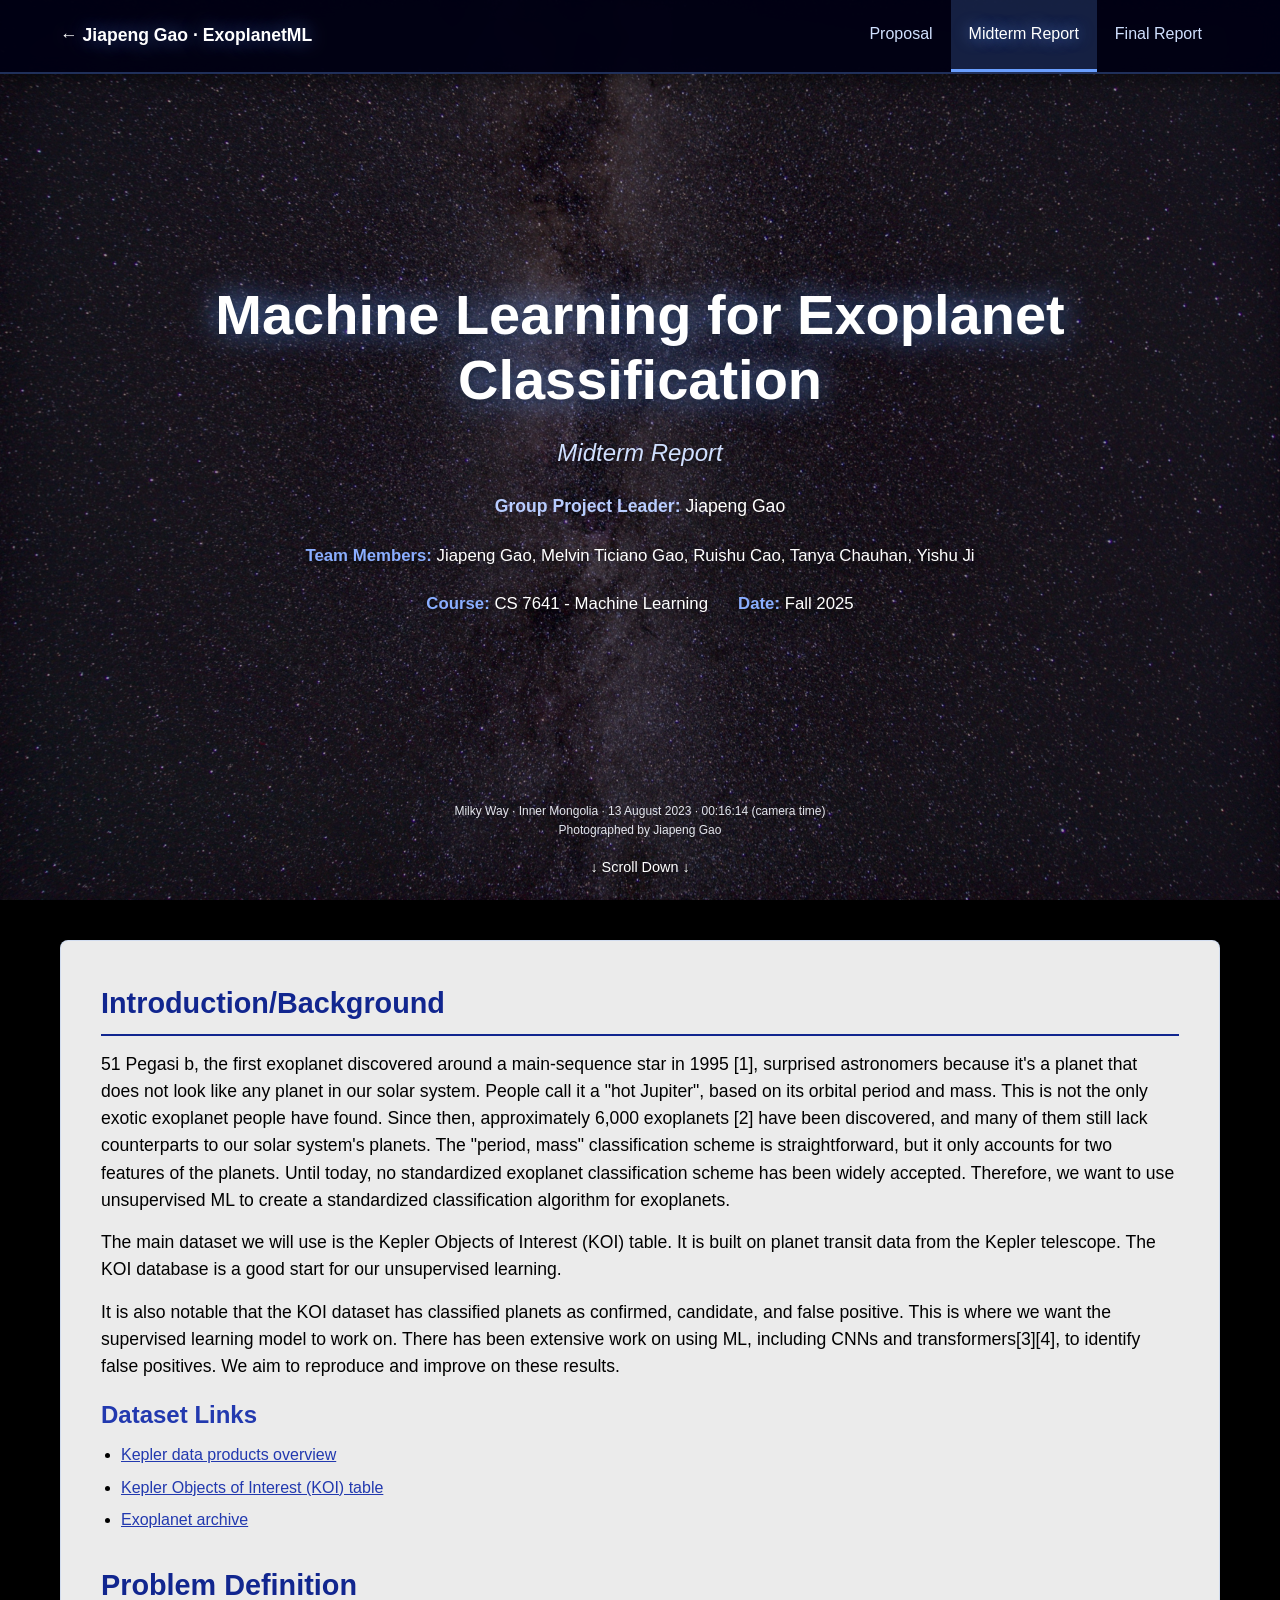
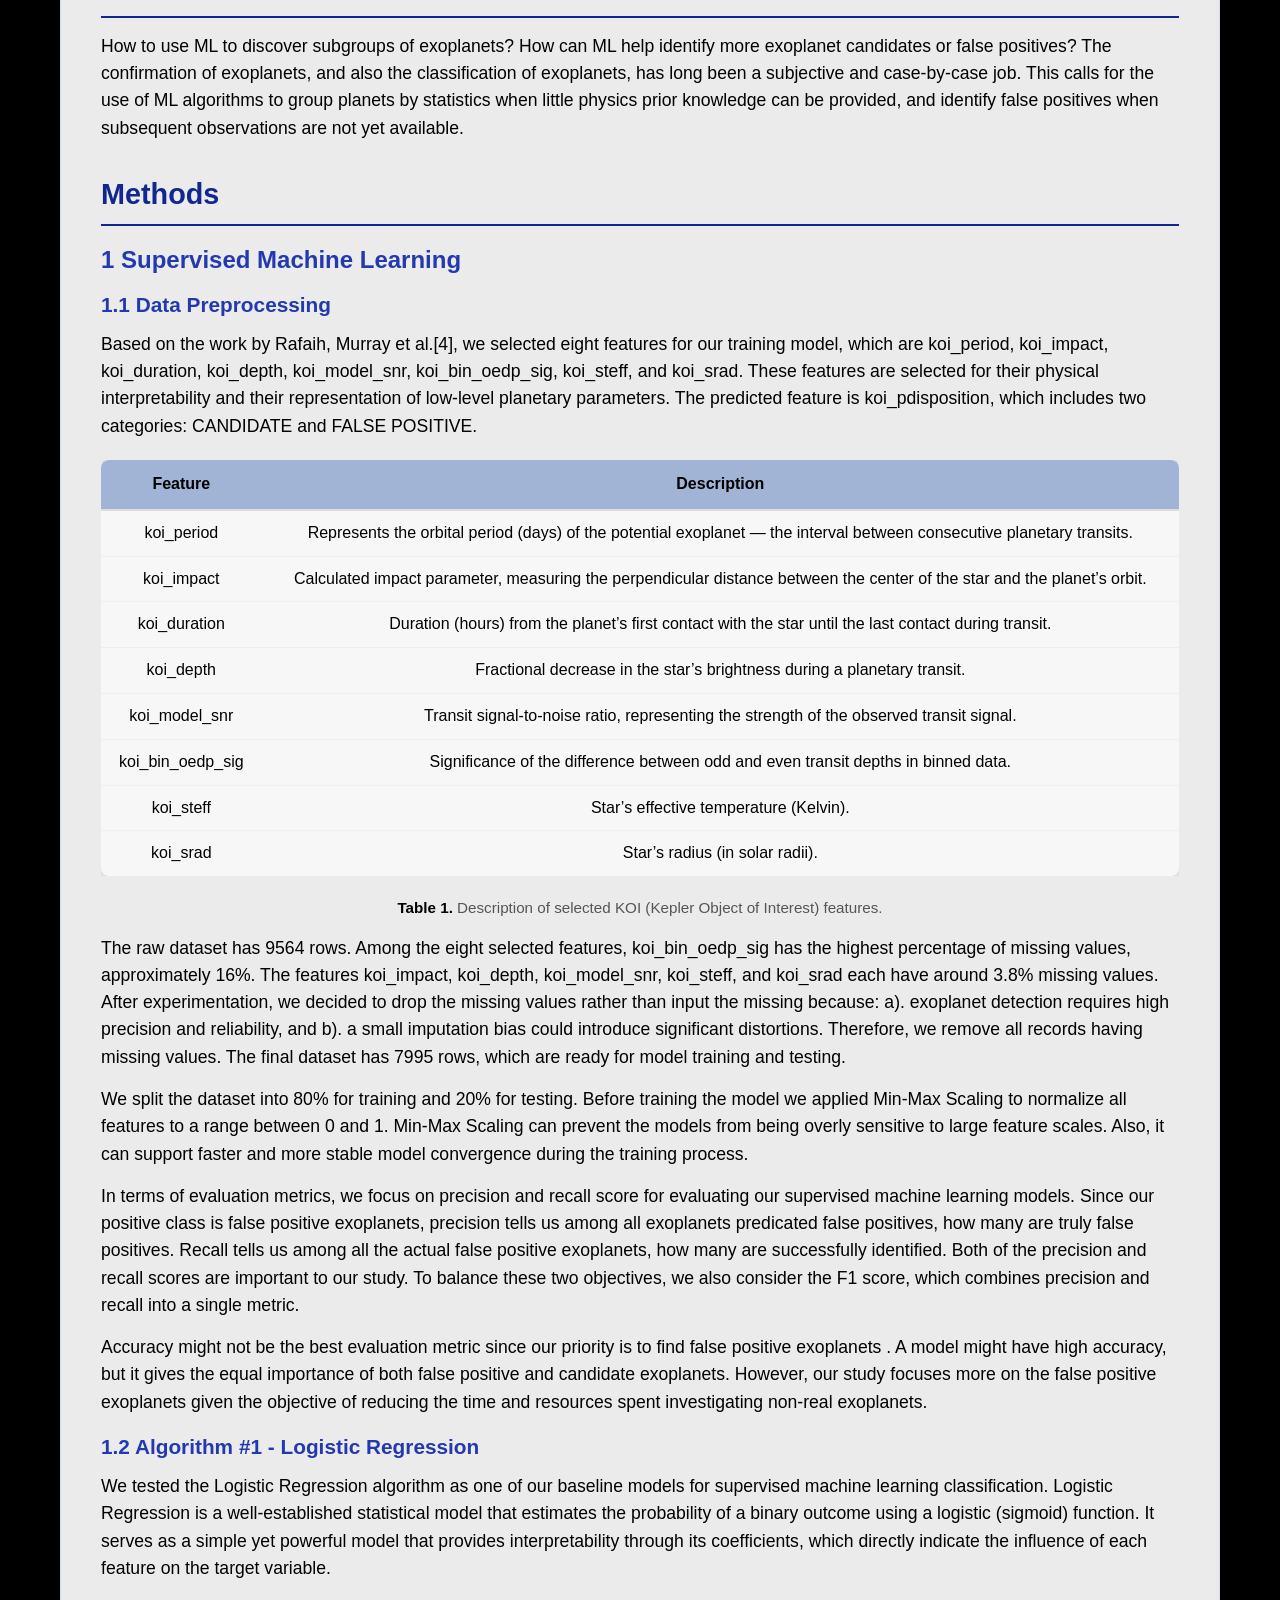
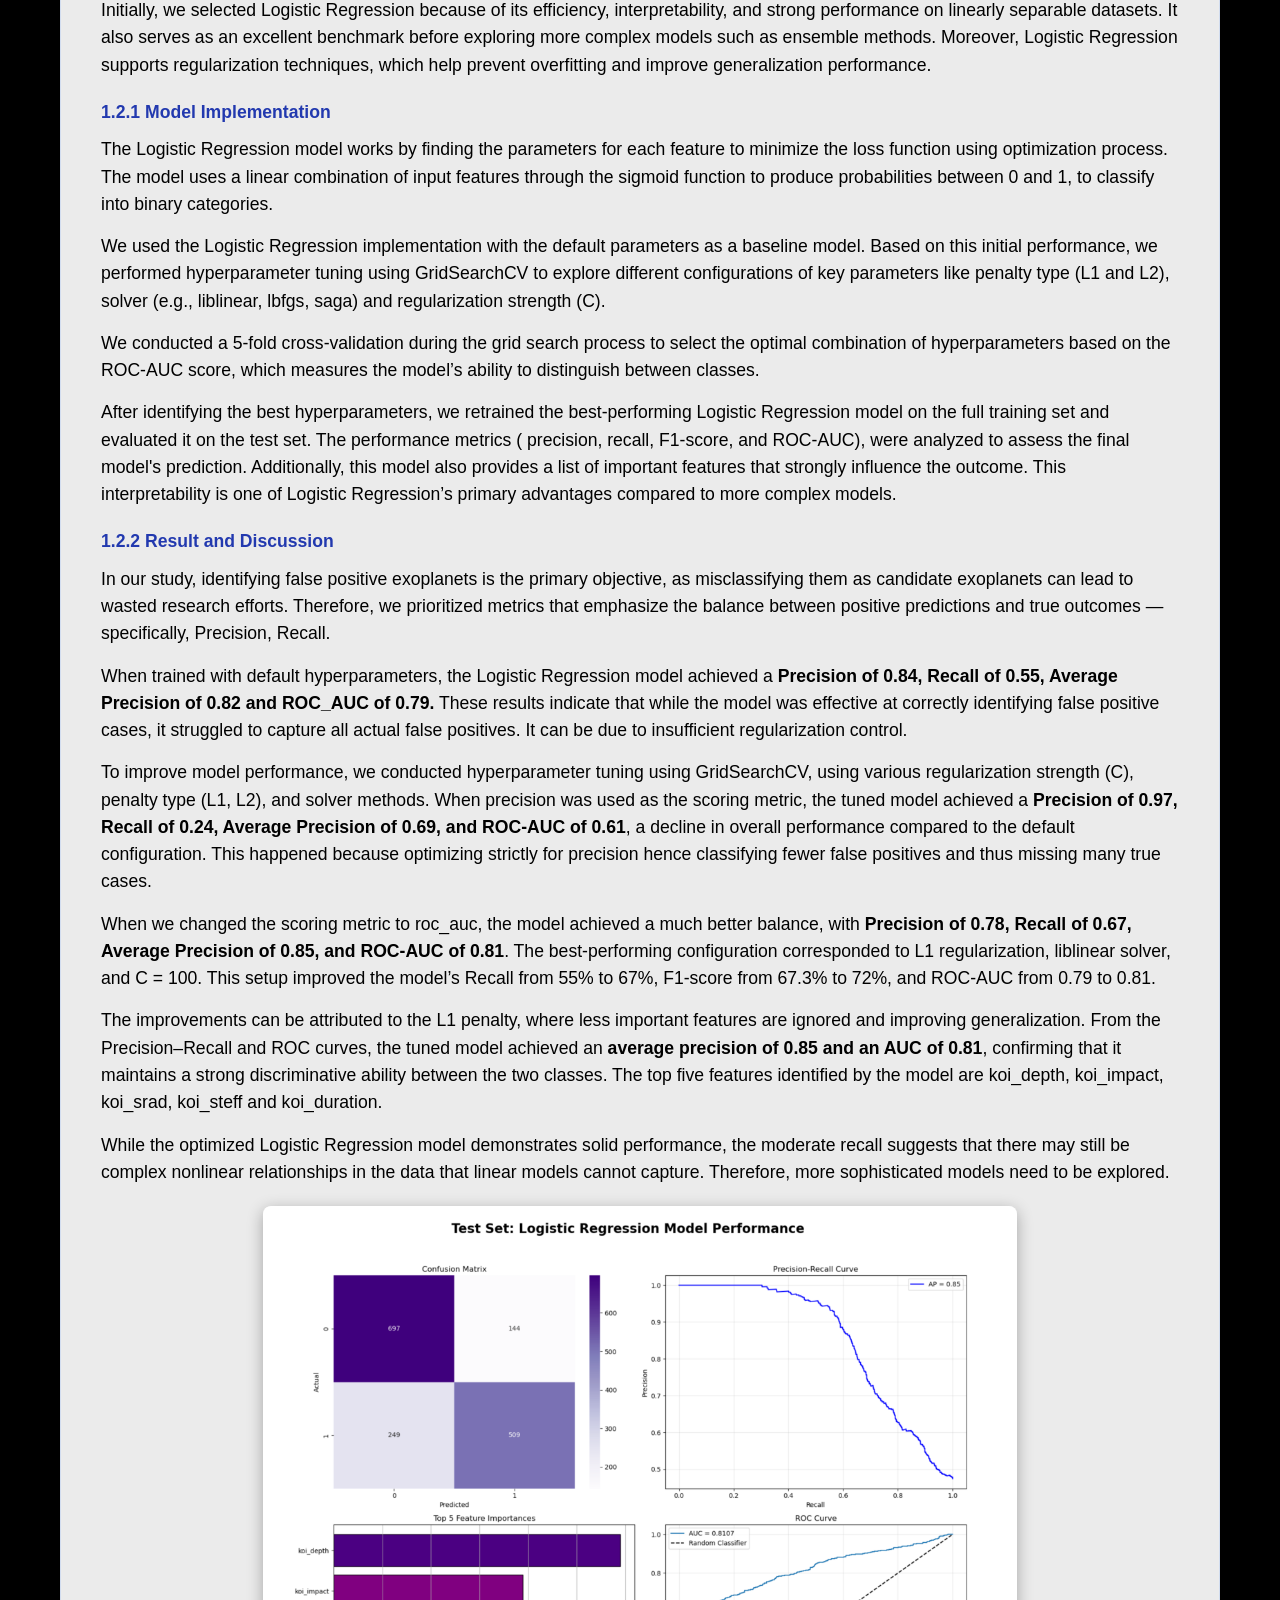
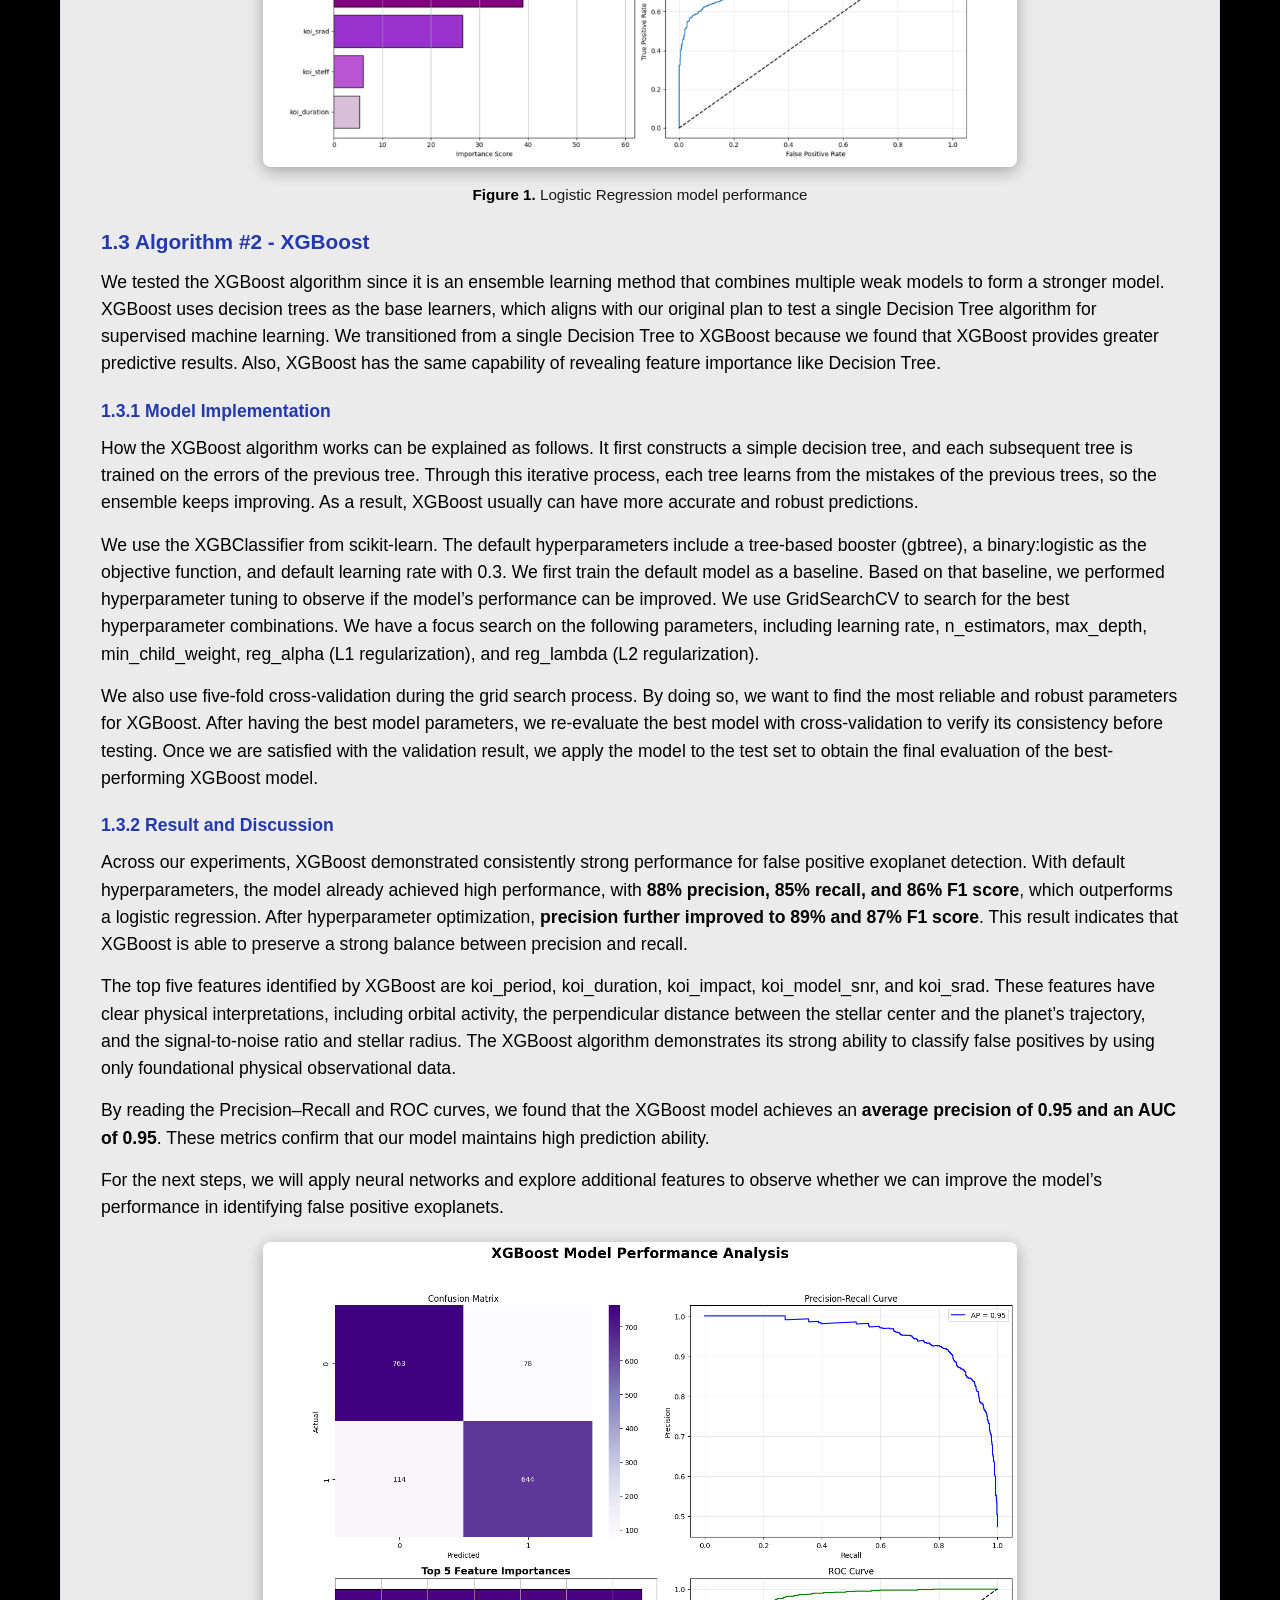
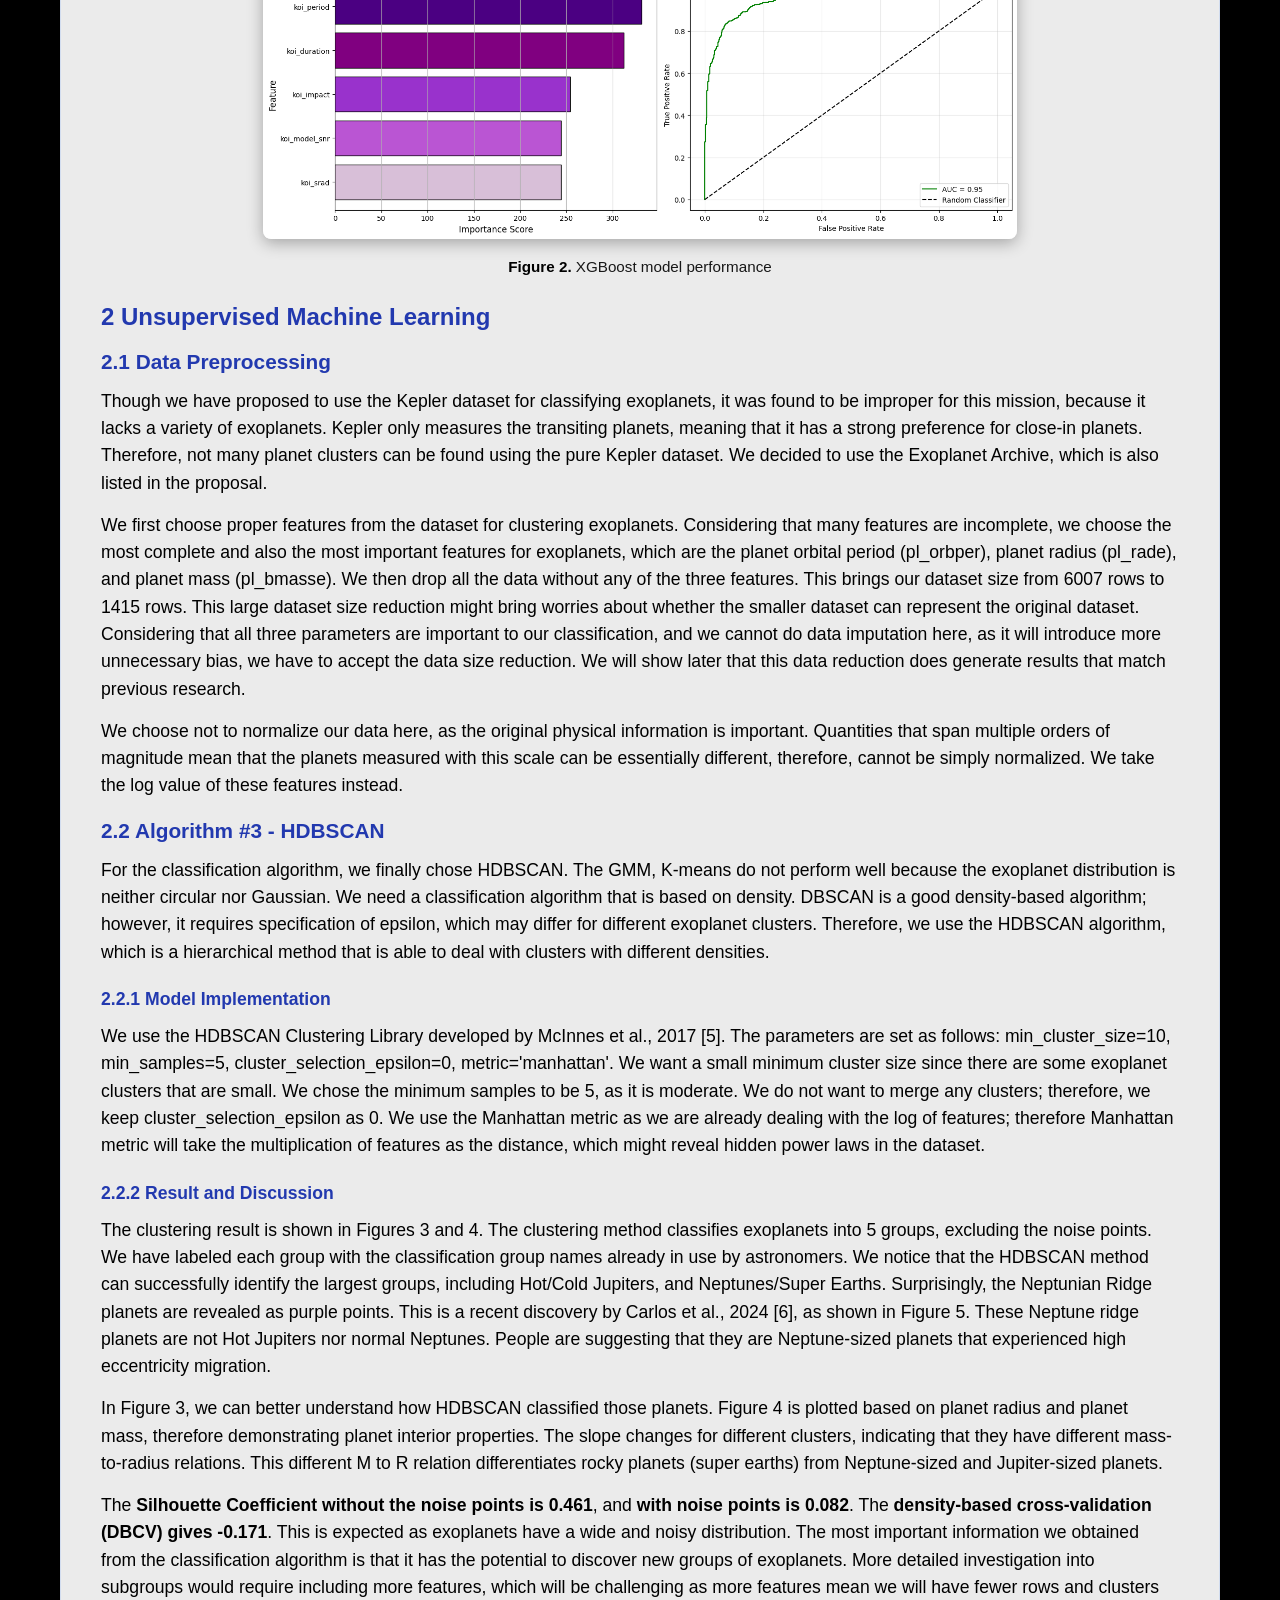
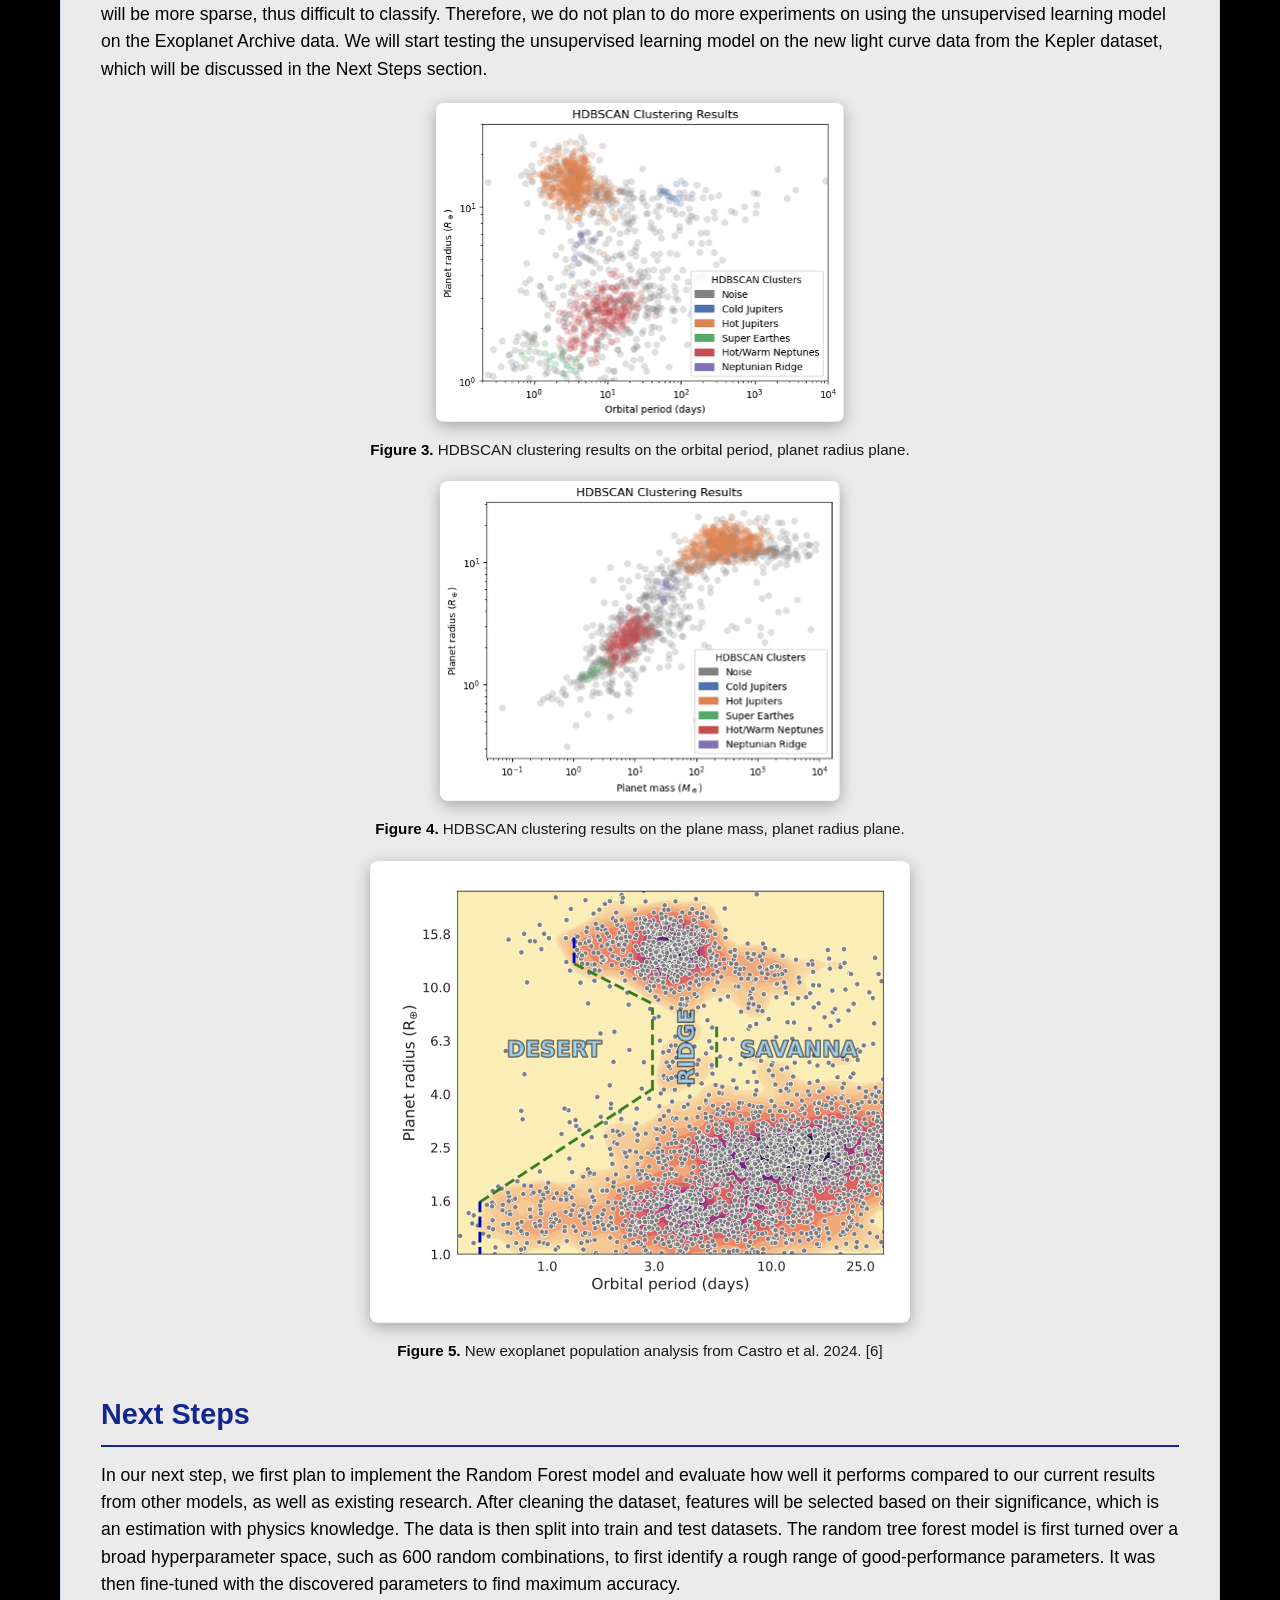
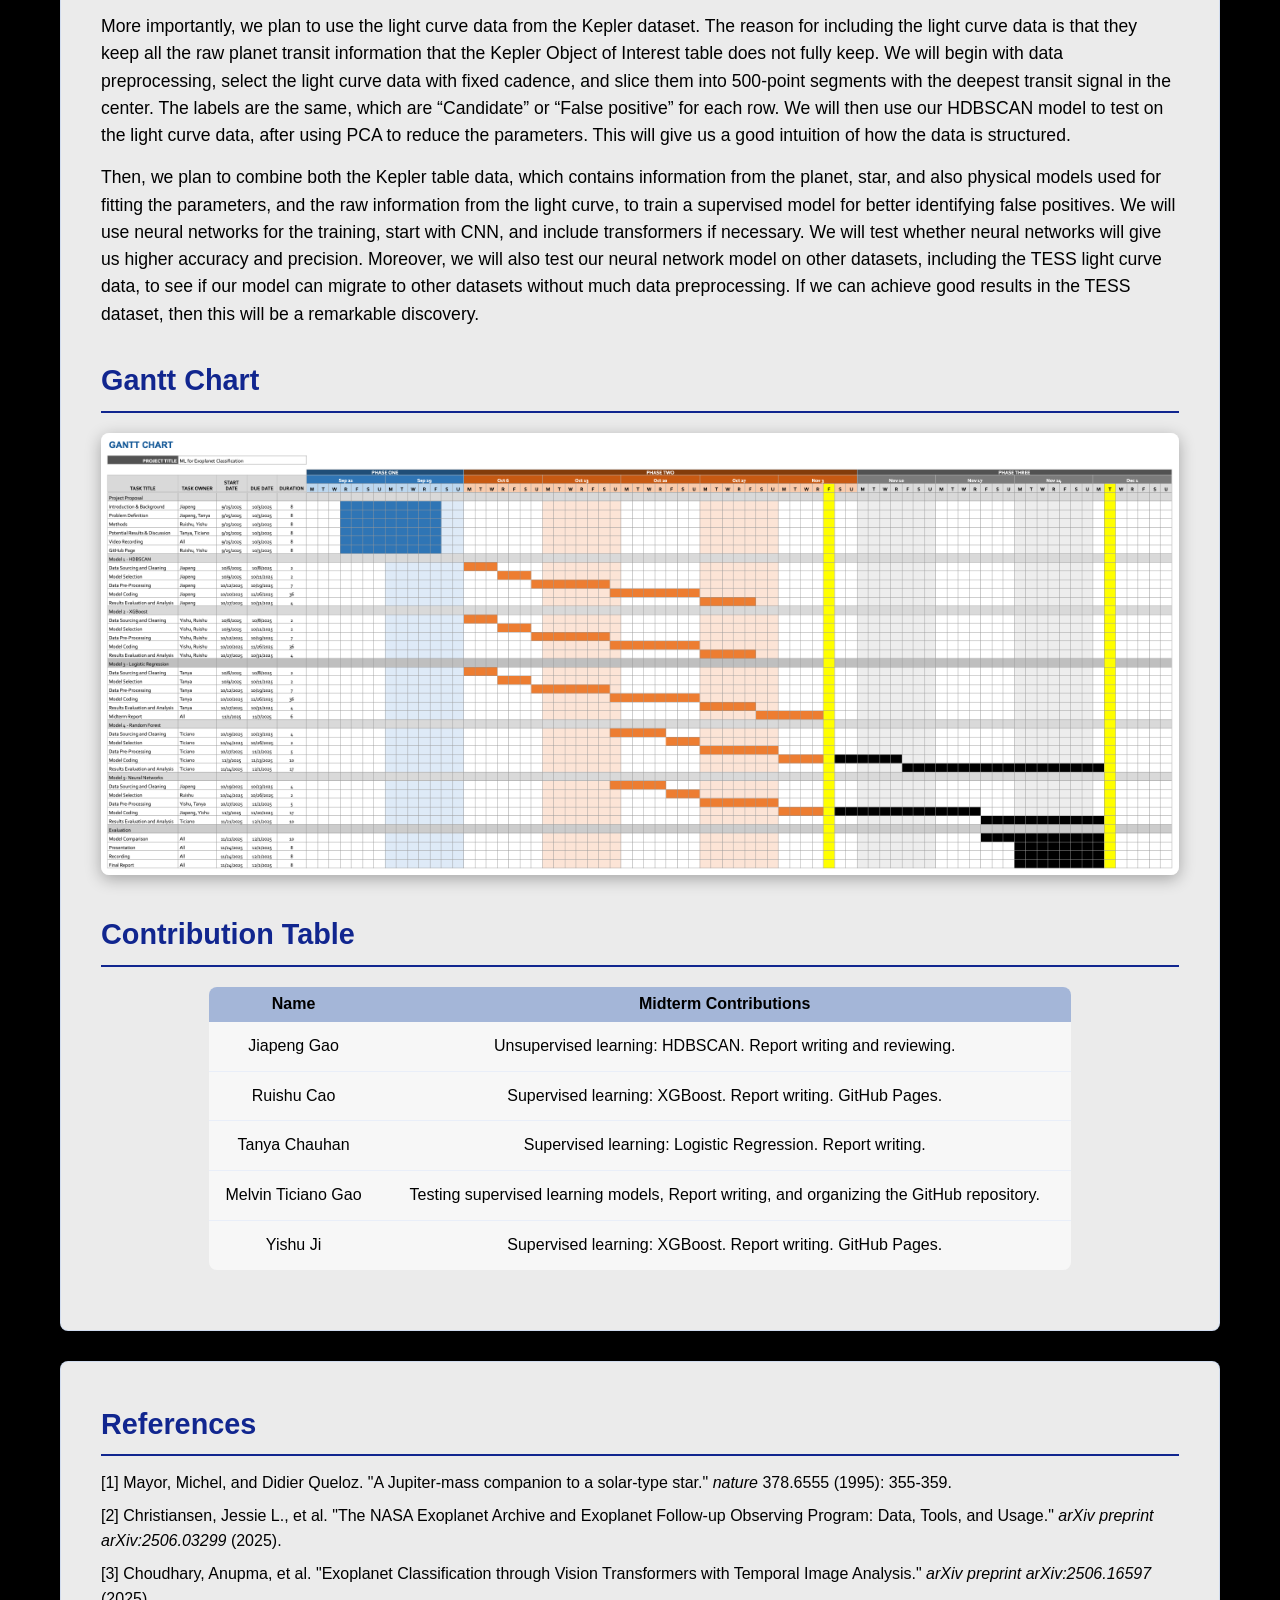
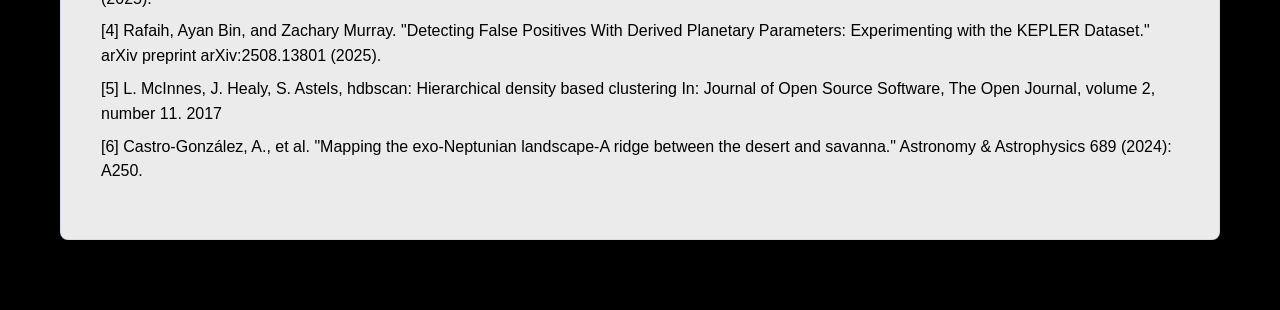
<file: projects/exoplanetml/midterm.html>
<!DOCTYPE html>
<html lang="en">
<head>
    <meta charset="UTF-8">
    <meta name="viewport" content="width=device-width, initial-scale=1.0">
    <title>Exoplanet Classification Using Machine Learning - Midterm Report</title>
    <style>
        * {
            margin: 0;
            padding: 0;
            box-sizing: border-box;
        }

        body {
            font-family: 'Segoe UI', Tahoma, Geneva, Verdana, sans-serif;
            /* font-family: 'Helvetica Neue', Helvetica, Arial, sans-serif; */
            line-height: 1.25;
            color: #e8e8e8;
            background: #000;
            overflow-x: hidden;
            padding-top: 70px; /* Added for navbar */
        }

        /* Navigation Bar Styles - START */
        .navbar {
            position: fixed;
            top: 0;
            left: 0;
            width: 100%;
            background: rgba(0, 0, 20, 0.95);
            backdrop-filter: blur(10px);
            border-bottom: 2px solid rgba(106, 159, 255, 0.3);
            z-index: 1000;
            box-shadow: 0 4px 20px rgba(0, 0, 0, 0.5);
        }

        .navbar-container {
            max-width: 1200px;
            margin: 0 auto;
            padding: 0 20px;
            display: flex;
            justify-content: space-between;
            align-items: center;
            height: 70px;
        }

        .navbar-brand {
            color: #fff;
            font-size: 1.3em;
            font-weight: 600;
            text-decoration: none;
            text-shadow: 0 0 20px rgba(106, 159, 255, 0.6);
            transition: all 0.3s ease;
        }

        .navbar-brand:hover {
            color: #8aaeff;
            text-shadow: 0 0 30px rgba(106, 159, 255, 0.9);
        }

        .navbar-menu {
            display: flex;
            gap: 0;
            list-style: none;
            margin: 0;
            padding: 0;
        }

        .navbar-item {
            margin: 0;
        }

        .navbar-link {
            display: block;
            padding: 25px 30px;
            color: #d0e0ff;
            text-decoration: none;
            font-size: 1.1em;
            font-weight: 500;
            transition: all 0.3s ease;
            border-bottom: 3px solid transparent;
            position: relative;
        }

        .navbar-link:hover {
            color: #fff;
            background: rgba(106, 159, 255, 0.1);
            border-bottom-color: #6a9fff;
        }

        .navbar-link.active {
            color: #fff;
            background: rgba(106, 159, 255, 0.2);
            border-bottom-color: #6a9fff;
            text-shadow: 0 0 15px rgba(106, 159, 255, 0.8);
        }
        /* Navigation Bar Styles - END */

        .background {
            position: fixed;
            top: 0;
            left: 0;
            width: 100%;
            height: 100%;
            background: url('../../assets/astro/milky-way-sky-inner-mongolia-2023.jpg') center center/cover no-repeat;
            z-index: -2;
            transition: filter 0.3s ease;
        }

        .background-overlay {
            position: fixed;
            top: 0;
            left: 0;
            width: 100%;
            height: 100%;
            background: rgba(0, 0, 20, 0.1);
            z-index: -1;
            transition: background 0.3s ease;
        }

        .hero {
            height: 100vh;
            display: flex;
            flex-direction: column;
            justify-content: center;
            align-items: center;
            text-align: center;
            padding: 20px;
        }

        .hero h1 {
            color: #fff;
            font-size: 3.5em;
            margin-bottom: 20px;
            text-shadow: 0 0 30px rgba(106, 159, 255, 0.8), 0 2px 10px rgba(0, 0, 0, 0.8);
            animation: fadeInDown 1s ease;
        }

        .hero .subtitle {
            color: #d0e0ff;
            font-size: 1.5em;
            font-style: italic;
            margin-bottom: 40px;
            text-shadow: 0 2px 10px rgba(0, 0, 0, 0.8);
            animation: fadeInUp 1s ease 0.3s both;
        }

        .hero .team {
            display: flex;
            gap: 40px;
            flex-wrap: wrap;
            justify-content: center;
            animation: fadeInUp 1s ease 0.6s both;
        }

        .hero .team-member {
            color: #fff;
            font-size: 1.3em;
            text-shadow: 0 2px 8px rgba(0, 0, 0, 0.8);
        }

        .hero .team-member strong {
            color: #8aaeff;
        }

        .scroll-indicator {
            position: absolute;
            bottom: 30px;
            left: 50%;
            transform: translateX(-50%);
            color: #fff;
            font-size: 0.9em;
            font-style: normal;
            animation: bounce 2s infinite;
            text-shadow: 0 2px 8px rgba(0, 0, 0, 0.8);
        }

        @keyframes fadeInDown {
            from {
                opacity: 0;
                transform: translateY(-30px);
            }
            to {
                opacity: 1;
                transform: translateY(0);
            }
        }

        @keyframes fadeInUp {
            from {
                opacity: 0;
                transform: translateY(30px);
            }
            to {
                opacity: 1;
                transform: translateY(0);
            }
        }

        @keyframes bounce {
            0%, 20%, 50%, 80%, 100% {
                transform: translateX(-50%) translateY(0);
            }
            40% {
                transform: translateX(-50%) translateY(-10px);
            }
            60% {
                transform: translateX(-50%) translateY(-5px);
            }
        }

        .content-section {
            position: relative;
            z-index: 1;
            background: transparent;
        }

        .container {
            max-width: 1200px;
            margin: 0 auto;
            padding: 40px 20px;
        }

        .content-box {
            /* background: rgba(0, 0, 0, 0.75); */
            background: rgba(255, 255, 255, 0.7);
            backdrop-filter: blur(10px);
            border-radius: 8px;
            padding: 40px;
            margin-bottom: 30px;
            box-shadow: 0 8px 32px rgba(0, 0, 0, 0.6);
            border: 1px solid rgba(106, 159, 255, 0.2);
        }

        h2 {
            /* color: #6a9fff; */
            color: #11268f;
            font-size: 1.8em;
            margin-top: 30px;
            margin-bottom: 15px;
            border-bottom: 2px solid #11268f;
            padding-bottom: 8px;
        }

        h2:first-child {
            margin-top: 0;
        }

        h3 {
            /* color: #8aaeff; */
            color: #2239af;
            font-size: 1.5em;
            margin-top: 10px;
            margin-bottom: 10px;
        }

        h4 {
            /* color: #8aaeff; */
            color: #2239af;
            font-size: 1.3em;
            margin-top: 10px;
            margin-bottom: 10px;
        }
        
        h5 {
            /* color: #8aaeff; */
            color: #2239af;
            font-size: 1.1em;
            margin-top: 20px;
            margin-bottom: 10px;
        }

        p {
            margin-bottom: 15px;
            font-size: 1.1em;
            text-align: justify;
            /* color: #2d2d2f; */
            color: #000;
        }

        table {
            width: 80%;
            display: table;
            margin-left: auto;
            margin-right: auto;
            border-collapse: collapse;
            /* margin: 20px 20px; */
            /* background: rgba(20, 20, 40, 0.6); */
            background: rgba(252, 252, 252, 0.768);
            border-radius: 8px;
            overflow: hidden;
        }

        th {
            background: rgba(3, 57, 156, 0.34);
            /* color: #6a9fff; */
            color: #000000;
            padding: 5px;
            text-align: center;
            font-weight: 600;
        }

        td {
            padding: 12px;
            border-bottom: 1px solid rgba(106, 159, 255, 0.1);
            color: #000000;
            text-align: center;
        }

        tr:last-child td {
            border-bottom: none;
        }

        /* tr:hover {
            background: rgba(106, 159, 255, 0.1);
        } */

        ul {
            margin-left: 20px;
            margin-bottom: 15px;
            color: #000000;
        }

        li {
            margin-bottom: 8px;
        }

        strong {
            color: #000;
        }

        .gantt-placeholder {
            background: rgba(255, 253, 253, 0.6);
            padding: 40px;
            border-radius: 8px;
            margin: 20px 0;
            text-align: center;
            color: #a8c0e0;
            font-style: italic;
            border: 2px dashed rgba(106, 159, 255, 0.3);
        }

        .dimmed .background {
            filter: blur(5px) brightness(0.9);
        }

        .dimmed .background-overlay {
            background: rgba(0, 0, 20, 0.2);
        }

        a {
            color: #2239af;
            text-decoration: underline;
        }

        a:hover {
            text-decoration: underline;
        }

        /* Mobile responsive - START */
        @media (max-width: 768px) {
            body {
                padding-top: 120px;
            }

            .navbar-container {
                flex-direction: column;
                height: auto;
                padding: 15px 20px;
            }
            
            .navbar-brand {
                margin-bottom: 10px;
                font-size: 1.1em;
            }
            
            .navbar-menu {
                flex-direction: row;
                width: 100%;
                justify-content: center;
            }
            
            .navbar-link {
                padding: 12px 20px;
                font-size: 1em;
            }
        }

        @media (max-width: 480px) {
            .navbar-link {
                padding: 12px 15px;
                font-size: 0.95em;
            }
        }
        /* Mobile responsive - END */
    </style>
    <link rel="stylesheet" href="site-integration.css">
<!-- Visitor analytics: count page views without URL query parameters. -->
<script data-goatcounter="https://aighiehighe.goatcounter.com/count"
        data-goatcounter-settings='{"path":"/projects/exoplanetml/midterm.html","allow_local":false}'
        async src="https://gc.zgo.at/count.js"></script>
</head>
<body>
    <!-- Navigation Bar -->
    <nav class="navbar" aria-label="ExoplanetML project reports">
        <div class="navbar-container">
            <a href="../../index.html#exoplanetml" class="navbar-brand">← Jiapeng Gao · ExoplanetML</a>
            <ul class="navbar-menu">
                <li class="navbar-item">
                    <a href="index.html" class="navbar-link" id="nav-proposal">Proposal</a>
                </li>
                <li class="navbar-item">
                    <a href="midterm.html" class="navbar-link active" id="nav-midterm" aria-current="page">Midterm Report</a>
                </li>
                <li class="navbar-item">
                    <a href="final.html" class="navbar-link" id="nav-final">Final Report</a>
                </li>
            </ul>
        </div>
    </nav>

    <div class="background"></div>
    <div class="background-overlay"></div>

    <div class="hero">
        <h1>Machine Learning for Exoplanet Classification</h1>
        <p class="subtitle">Midterm Report</p>
        
<!--         <p class="subtitle">Midterm Report</p> -->
         
        <p class="project-lead"><strong>Group Project Leader:</strong> Jiapeng Gao</p>
        <div class="team">
            <div class="team-member">
                <strong>Team Members:</strong> Jiapeng Gao, Melvin Ticiano Gao, Ruishu Cao, Tanya Chauhan, Yishu Ji
            </div>
        </div>
        <div class="team">
            <div class="team-member">
                <strong>Course:</strong> CS 7641 - Machine Learning
            </div>
            <div class="team-member">
                <strong>Date:</strong> Fall 2025
            </div>
        </div>

        <p class="project-photo-credit">Milky Way · Inner Mongolia · <time datetime="2023-08-13T00:16:14">13 August 2023 · 00:16:14</time> (camera time)<br>Photographed by Jiapeng Gao</p>
        <div class="scroll-indicator">
            ↓ Scroll Down ↓
        </div>
    </div>

    <div class="content-section">
        <div class="container">
            <div class="content-box">
                <h2>Introduction/Background</h2>
                <p>
                    51 Pegasi b, the first exoplanet discovered around a main-sequence star in 1995 [1], surprised astronomers because it's a planet that does not look like any planet in our solar system. People call it a "hot Jupiter", based on its orbital period and mass.  This is not the only exotic exoplanet people have found. Since then, approximately 6,000 exoplanets [2] have been discovered, and many of them still lack counterparts to our solar system's planets. The "period, mass" classification scheme is straightforward, but it only accounts for two features of the planets. Until today, no standardized exoplanet classification scheme has been widely accepted. Therefore, we want to use unsupervised ML to create a standardized classification algorithm for exoplanets. 
                </p>
                <p>
                    The main dataset we will use is the Kepler Objects of Interest (KOI) table. It is built on planet transit data from the Kepler telescope. The KOI database is a good start for our unsupervised learning. 
                </p>
                <p>
                    It is also notable that the KOI dataset has classified planets as confirmed, candidate, and false positive. This is where we want the supervised learning model to work on. There has been extensive work on using ML, including CNNs and transformers[3][4], to identify false positives. We aim to reproduce and improve on these results.
                </p>
                <h3>Dataset Links</h3>
                <ul>
                    <li><a href="https://exoplanetarchive.ipac.caltech.edu/docs/Kepler_Data_Products_Overview.html#lc_rel" target="_blank">Kepler data products overview</a></li> 
                    <li><a href="https://exoplanetarchive.ipac.caltech.edu/cgi-bin/TblView/nph-tblView?app=ExoTbls&config=cumulative" target="_blank">Kepler Objects of Interest (KOI) table</a></li>
                    <li><a href="https://exoplanetarchive.ipac.caltech.edu/index.html" target="_blank">Exoplanet archive</a></li>
                    
                
                </ul>

                <h2>Problem Definition</h2>
                <p>
                    How to use ML to discover subgroups of exoplanets? How can ML help identify more exoplanet candidates or false positives? The confirmation of exoplanets, and also the classification of exoplanets, has long been a subjective and case-by-case job. This calls for the use of ML algorithms to group planets by statistics when little physics prior knowledge can be provided, and identify false positives when subsequent observations are not yet available. 
                </p>
                




                <h2>Methods</h2>
                
                <h3>1 Supervised Machine Learning</h3>
                <h4>1.1 Data Preprocessing</h4>
                <p>
                    Based on the work by Rafaih, Murray et al.[4], we selected eight features for our training model, which are koi_period, koi_impact, koi_duration, koi_depth, koi_model_snr, koi_bin_oedp_sig, koi_steff, and koi_srad. These features are selected for their physical interpretability and their representation of low-level planetary parameters. The predicted feature is koi_pdisposition, which includes two categories: CANDIDATE and FALSE POSITIVE.
                </p>

                <div class="report-table" tabindex="0" role="region" aria-label="Report table"><table style="width: 100%; border-collapse: collapse; margin: 20px 0; font-size: 1em; text-align: left; border-radius: 8px; overflow: hidden; box-shadow: 0 4px 16px rgba(0, 0, 0, 0.1);">
                <thead style="background-color: #f4f4f4;">
                    <tr>
                    <th style="padding: 12px 15px; border-bottom: 2px solid #ddd;">Feature</th>
                    <th style="padding: 12px 15px; border-bottom: 2px solid #ddd;">Description</th>
                    </tr>
                </thead>
                <tbody>
                    <tr>
                    <td style="padding: 10px 15px; border-bottom: 1px solid #eee;">koi_period</td>
                    <td style="padding: 10px 15px; border-bottom: 1px solid #eee;">Represents the orbital period (days) of the potential exoplanet — the interval between consecutive planetary transits.</td>
                    </tr>
                    <tr>
                    <td style="padding: 10px 15px; border-bottom: 1px solid #eee;">koi_impact</td>
                    <td style="padding: 10px 15px; border-bottom: 1px solid #eee;">Calculated impact parameter, measuring the perpendicular distance between the center of the star and the planet’s orbit.</td>
                    </tr>
                    <tr>
                    <td style="padding: 10px 15px; border-bottom: 1px solid #eee;">koi_duration</td>
                    <td style="padding: 10px 15px; border-bottom: 1px solid #eee;">Duration (hours) from the planet’s first contact with the star until the last contact during transit.</td>
                    </tr>
                    <tr>
                    <td style="padding: 10px 15px; border-bottom: 1px solid #eee;">koi_depth</td>
                    <td style="padding: 10px 15px; border-bottom: 1px solid #eee;">Fractional decrease in the star’s brightness during a planetary transit.</td>
                    </tr>
                    <tr>
                    <td style="padding: 10px 15px; border-bottom: 1px solid #eee;">koi_model_snr</td>
                    <td style="padding: 10px 15px; border-bottom: 1px solid #eee;">Transit signal-to-noise ratio, representing the strength of the observed transit signal.</td>
                    </tr>
                    <tr>
                    <td style="padding: 10px 15px; border-bottom: 1px solid #eee;">koi_bin_oedp_sig</td>
                    <td style="padding: 10px 15px; border-bottom: 1px solid #eee;">Significance of the difference between odd and even transit depths in binned data.</td>
                    </tr>
                    <tr>
                    <td style="padding: 10px 15px; border-bottom: 1px solid #eee;">koi_steff</td>
                    <td style="padding: 10px 15px; border-bottom: 1px solid #eee;">Star’s effective temperature (Kelvin).</td>
                    </tr>
                    <tr>
                    <td style="padding: 10px 15px;">koi_srad</td>
                    <td style="padding: 10px 15px;">Star’s radius (in solar radii).</td>
                    </tr>
                </tbody>
                </table></div>

                <figcaption style="text-align: center; font-size: 0.95em; color: #555; margin-top: 8px;">
                <strong>Table 1.</strong> Description of selected KOI (Kepler Object of Interest) features.
                </figcaption>

                <p></p> 
                <p>
                    The raw dataset has 9564 rows. Among the eight selected features, koi_bin_oedp_sig has the highest percentage of missing values, approximately 16%. The features koi_impact, koi_depth, koi_model_snr, koi_steff, and koi_srad each have around 3.8% missing values. After experimentation, we decided to drop the missing values rather than input the missing because: a). exoplanet detection requires high precision and reliability, and b). a small imputation bias could introduce significant distortions. Therefore, we remove all records having missing values. The final dataset has 7995 rows, which are ready for model training and testing. 
                </p>
                <p>
                    We split the dataset into 80% for training and 20% for testing. Before training the model we applied Min-Max Scaling to normalize all features to a range between 0 and 1. Min-Max Scaling can prevent the models from being overly sensitive to large feature scales. Also, it can support faster and more stable model convergence during the training process. 
                </p>
                <p>
                    In terms of evaluation metrics, we focus on precision and recall score for evaluating our supervised machine learning models. Since our positive class is false positive exoplanets, precision tells us among all exoplanets predicated false positives, how many are truly false positives. Recall tells us among all the actual false positive exoplanets, how many are successfully identified. Both of the precision and recall scores are important to our study. To balance these two objectives, we also consider the F1 score, which combines precision and recall into a single metric.
                </p>
                <p>
                    Accuracy might not be the best evaluation metric since our priority is to find false positive exoplanets . A model might have high accuracy, but it gives the equal importance of both false positive and candidate exoplanets. However, our study focuses more on the false positive exoplanets given the objective of reducing the time and resources spent investigating non-real exoplanets. 
                </p>



                
                 <h4>1.2 Algorithm #1 - Logistic Regression</h4>
                 <p>
                   We tested the Logistic Regression algorithm as one of our baseline models for supervised machine learning classification. Logistic Regression is a well-established statistical model that estimates the probability of a binary outcome using a logistic (sigmoid) function. It serves as a simple yet powerful model that provides interpretability through its coefficients, which directly indicate the influence of each feature on the target variable.
                </p>
                <p>
                   Initially, we selected Logistic Regression because of its efficiency, interpretability, and strong performance on linearly separable datasets. It also serves as an excellent benchmark before exploring more complex models such as ensemble methods. Moreover, Logistic Regression supports regularization techniques, which help prevent overfitting and improve generalization performance.
                </p>

                 <h5>1.2.1 Model Implementation</h5>
                <p>
                   The Logistic Regression model works by finding the parameters for each feature to minimize the loss function using optimization process. The model uses a linear combination of input features through the sigmoid function to produce probabilities between 0 and 1, to classify into  binary categories.
                </p>
                <p>
                  We used the Logistic Regression implementation with the default parameters as a baseline model. Based on this initial performance, we performed hyperparameter tuning using GridSearchCV to explore different configurations of key parameters like penalty type (L1 and L2), solver (e.g., liblinear, lbfgs, saga) and regularization strength (C).
<!--                     <ul>
                        <li>Penalty type (L1 and L2) to control regularization,</li>
                        <li>Solver (e.g., liblinear, lbfgs, saga) for optimization,</li>
                        <li>Regularization strength (C), which determines the degree of penalty applied to large coefficients.</li>
                    </ul> -->
                </p>
                <p>
                    We conducted a 5-fold cross-validation during the grid search process to select the optimal combination of hyperparameters based on the ROC-AUC score, which measures the model’s ability to distinguish between classes.
                </p>
                <p>
                    After identifying the best hyperparameters, we retrained the best-performing Logistic Regression model on the full training set and evaluated it on the test set. The performance metrics ( precision, recall, F1-score, and ROC-AUC), were analyzed to assess the final model's prediction. Additionally, this model also provides a list of important features that strongly influence the outcome. This interpretability is one of Logistic Regression’s primary advantages compared to more complex models.
                </p>
<!--                 <p>
                    Additionally, the model’s coefficients were examined to interpret feature importance, providing insights into which input variables most strongly influenced the classification outcome. This interpretability is one of Logistic Regression’s primary advantages compared to more complex, black-box models.
                </p> -->


                <h5>1.2.2 Result and Discussion</h5>
                <p>In our study, identifying false positive exoplanets is the primary objective, as misclassifying them as candidate exoplanets can lead to wasted research efforts. Therefore, we prioritized metrics that emphasize the balance between positive predictions and true outcomes — specifically, Precision, Recall.</p>
                <p>When trained with default hyperparameters, the Logistic Regression model achieved a <b>Precision of 0.84, Recall of 0.55, Average Precision of 0.82 and ROC_AUC of 0.79.</b> These results indicate that while the model was effective at correctly identifying false positive cases, it struggled to capture all actual false positives. It can be due to  insufficient regularization control.</p>
                <p>To improve model performance, we conducted hyperparameter tuning using GridSearchCV, using various regularization strength (C), penalty type (L1, L2), and solver methods. When precision was used as the scoring metric, the tuned model achieved a <b>Precision of 0.97, Recall of 0.24, Average Precision of 0.69, and ROC-AUC of 0.61</b>, a decline in overall performance compared to the default configuration. This happened because optimizing strictly for precision hence classifying fewer false positives and thus missing many true cases.</p>
                <p>When we changed the scoring metric to roc_auc, the model achieved a much better balance, with <b>Precision of 0.78, Recall of 0.67, Average Precision of 0.85, and ROC-AUC of 0.81</b>. The best-performing configuration corresponded to L1 regularization, liblinear solver, and C = 100. This setup improved the model’s Recall from 55% to 67%, F1-score from 67.3% to 72%, and ROC-AUC from 0.79 to 0.81.</p>
                <p>The improvements can be attributed to the L1 penalty, where less important features are ignored and improving generalization. From the Precision–Recall and ROC curves, the tuned model achieved an <b>average precision of 0.85 and an AUC of 0.81</b>, confirming that it maintains a strong discriminative ability between the two classes. The top five features identified by the model are koi_depth, koi_impact, koi_srad, koi_steff and koi_duration.</p>
                <p>While the optimized Logistic Regression model demonstrates solid performance, the moderate recall suggests that there may still be complex nonlinear relationships in the data that linear models cannot capture. Therefore, more sophisticated models need to be explored.</p>
                
                <figure style="text-align: center; margin: 20px 0;">
                <img 
                    src="Result/supervised_figure1.png" 
                    alt="supervised_figure1" 
                    style="max-width: 70%; height: auto; border-radius: 8px; box-shadow: 0 4px 16px rgba(0, 0, 0, 0.3);"
                >
                <figcaption style="margin-top: 8px; font-size: 0.95em; color: #181818;">
                    <strong>Figure 1.</strong> Logistic Regression model performance
                </figcaption>
                </figure>

                <h4>1.3 Algorithm #2 - XGBoost</h4>
                <p>We tested the XGBoost algorithm since it is an ensemble learning method that combines multiple weak models to form a stronger model. XGBoost uses decision trees as the base learners, which aligns with our original plan to test a single Decision Tree algorithm for supervised machine learning. We transitioned from a single Decision Tree to XGBoost because we found that XGBoost provides greater predictive results. Also, XGBoost has the same capability of revealing feature importance like Decision Tree.</p>
                
                <h5>1.3.1 Model Implementation</h5>
                <p>How the XGBoost algorithm works can be explained as follows. It first constructs a simple decision tree, and each subsequent tree is trained on the errors of the previous tree. Through this iterative process, each tree learns from the mistakes of the previous trees, so the ensemble keeps improving. As a result, XGBoost usually can have more accurate and robust predictions.</p>
                <p>We use the XGBClassifier from scikit-learn. The default hyperparameters include a tree-based booster (gbtree), a binary:logistic as the objective function, and default learning rate with 0.3. We first train the default model as a baseline. Based on that baseline, we performed hyperparameter tuning to observe if the model’s performance can be improved. We use GridSearchCV to search for the best hyperparameter combinations. We have a focus search on the following parameters, including learning rate, n_estimators, max_depth, min_child_weight, reg_alpha (L1 regularization), and reg_lambda (L2 regularization).</p>
                <p>We also use five-fold cross-validation during the grid search process. By doing so, we want to find the most reliable and robust parameters for XGBoost. After having the best model parameters, we re-evaluate the best model with cross-validation to verify its consistency before testing. Once we are satisfied with the validation result, we apply the model to the test set to obtain the final evaluation of the best-performing XGBoost model.</p>

                <h5>1.3.2 Result and Discussion</h5>
                <p>Across our experiments, XGBoost demonstrated consistently strong performance for false positive exoplanet detection. With default hyperparameters, the model already achieved high performance, with <b>88% precision, 85% recall, and 86% F1 score</b>, which outperforms a logistic regression. After hyperparameter optimization, <b>precision further improved to 89% and 87% F1 score</b>. This result indicates that XGBoost is able to preserve a strong balance between precision and recall.</p>
                <p>The top five features identified by XGBoost are koi_period, koi_duration, koi_impact, koi_model_snr, and koi_srad. These features have clear physical interpretations, including orbital activity, the perpendicular distance between the stellar center and the planet’s trajectory, and the signal-to-noise ratio and stellar radius. The XGBoost algorithm demonstrates its strong ability to classify false positives by using only foundational physical observational data.</p>
                <p>By reading the Precision–Recall and ROC curves, we found that the XGBoost model achieves an <b>average precision of 0.95 and an AUC of 0.95</b>. These metrics confirm that our model maintains high prediction ability.</p>
                <p>For the next steps, we will apply neural networks and explore additional features to observe whether we can improve the model’s performance in identifying false positive exoplanets.</p>
                <figure style="text-align: center; margin: 20px 0;">
                <img 
                    src="Result/supervised_figure2.png" 
                    alt="supervised_figure2" 
                    style="max-width: 70%; height: auto; border-radius: 8px; box-shadow: 0 4px 16px rgba(0, 0, 0, 0.3);"
                >
                <figcaption style="margin-top: 8px; font-size: 0.95em; color: #181818;">
                    <strong>Figure 2.</strong> XGBoost model performance
                </figcaption>
                </figure>

                <h3>2 Unsupervised Machine Learning</h3>
                <h4>2.1 Data Preprocessing</h4>
                <p>Though we have proposed to use the Kepler dataset for classifying exoplanets, it was found to be improper for this mission, because it lacks a variety of exoplanets. Kepler only measures the transiting planets, meaning that it has a strong preference for close-in planets. Therefore, not many planet clusters can be found using the pure Kepler dataset. We decided to use the Exoplanet Archive, which is also listed in the proposal.</p>
                <p>We first choose proper features from the dataset for clustering exoplanets. Considering that many features are incomplete, we choose the most complete and also the most important features for exoplanets, which are the planet orbital period (pl_orbper), planet radius (pl_rade), and planet mass (pl_bmasse). We then drop all the data without any of the three features. This brings our dataset size from 6007 rows to 1415 rows. This large dataset size reduction might bring worries about whether the smaller dataset can represent the original dataset. Considering that all three parameters are important to our classification, and we cannot do data imputation here, as it will introduce more unnecessary bias, we have to accept the data size reduction. We will show later that this data reduction does generate results that match previous research.</p>
                <p>We choose not to normalize our data here, as the original physical information is important. Quantities that span multiple orders of magnitude mean that the planets measured with this scale can be essentially different, therefore, cannot be simply normalized. We take the log value of these features instead.</p>

                <h4>2.2 Algorithm #3 - HDBSCAN</h4>
                <p>For the classification algorithm, we finally chose HDBSCAN. The GMM, K-means do not perform well because the exoplanet distribution is neither circular nor Gaussian. We need a classification algorithm that is based on density. DBSCAN is a good density-based algorithm; however, it requires specification of epsilon, which may differ for different exoplanet clusters. Therefore, we use the HDBSCAN algorithm, which is a hierarchical method that is able to deal with clusters with different densities.</p>
                
                <h5>2.2.1 Model Implementation</h5>
                <p>We use the HDBSCAN Clustering Library developed by McInnes et al., 2017 [5]. The parameters are set as follows: min_cluster_size=10, min_samples=5, cluster_selection_epsilon=0, metric='manhattan'. We want a small minimum cluster size since there are some exoplanet clusters that are small. We chose the minimum samples to be 5, as it is moderate. We do not want to merge any clusters; therefore, we keep cluster_selection_epsilon as 0. We use the Manhattan metric as we are already dealing with the log of features; therefore Manhattan metric will take the multiplication of features as the distance, which might reveal hidden power laws in the dataset.</p>
                
                <h5>2.2.2 Result and Discussion</h5>
                <p>The clustering result is shown in Figures 3 and 4. The clustering method classifies exoplanets into 5 groups, excluding the noise points. We have labeled each group with the classification group names already in use by astronomers. We notice that the HDBSCAN method can successfully identify the largest groups, including Hot/Cold Jupiters, and Neptunes/Super Earths. Surprisingly, the Neptunian Ridge planets are revealed as purple points. This is a recent discovery by Carlos et al., 2024 [6], as shown in Figure 5. These Neptune ridge planets are not Hot Jupiters nor normal Neptunes. People are suggesting that they are Neptune-sized planets that experienced high eccentricity migration.</p>
                <p>In Figure 3, we can better understand how HDBSCAN classified those planets. Figure 4 is plotted based on planet radius and planet mass, therefore demonstrating planet interior properties. The slope changes for different clusters, indicating that they have different mass-to-radius relations. This different M to R relation differentiates rocky planets (super earths) from Neptune-sized and Jupiter-sized planets.</p>
                <p>The <b>Silhouette Coefficient without the noise points is 0.461</b>, and <b>with noise points is 0.082</b>. The <b>density-based cross-validation (DBCV) gives -0.171</b>. This is expected as exoplanets have a wide and noisy distribution. The most important information we obtained from the classification algorithm is that it has the potential to discover new groups of exoplanets. More detailed investigation into subgroups would require including more features, which will be challenging as more features mean we will have fewer rows and clusters will be more sparse, thus difficult to classify. Therefore, we do not plan to do more experiments on using the unsupervised learning model on the Exoplanet Archive data. We will start testing the unsupervised learning model on the new light curve data from the Kepler dataset, which will be discussed in the Next Steps section.</p>
                
                <figure style="text-align: center; margin: 20px 0;">
                <img 
                    src="Result/unsupervised_figure1.png" 
                    alt="unsupervised_figure1" 
                    style="max-width: 100%; height: auto; border-radius: 8px; box-shadow: 0 4px 16px rgba(0, 0, 0, 0.3);"
                >
                <figcaption style="margin-top: 8px; font-size: 0.95em; color: #181818;">
                    <strong>Figure 3.</strong> HDBSCAN clustering results on the orbital period, planet radius plane.

                </figcaption>
                </figure>

                <figure style="text-align: center; margin: 20px 0;">
                <img 
                    src="Result/unsupervised_figure2.png" 
                    alt="unsupervised_figure2" 
                    style="max-width: 100%; height: auto; border-radius: 8px; box-shadow: 0 4px 16px rgba(0, 0, 0, 0.3);"
                >
                <figcaption style="margin-top: 8px; font-size: 0.95em; color: #181818;">
                    <strong>Figure 4.</strong> HDBSCAN clustering results on the plane mass, planet radius plane.

                </figcaption>
                </figure>

                <figure style="text-align: center; margin: 20px 0;">
                <img 
                    src="Result/unsupervised_figure3.png" 
                    alt="unsupervised_figure3" 
                    style="max-width: 80%; height: auto; border-radius: 8px; box-shadow: 0 4px 16px rgba(0, 0, 0, 0.3);"
                >
                <figcaption style="margin-top: 8px; font-size: 0.95em; color: #181818;">
                    <strong>Figure 5.</strong> New exoplanet population analysis from Castro et al. 2024. [6]

                </figcaption>
                </figure>


                <h2>Next Steps</h2>
                <p>In our next step, we first plan to implement the Random Forest model and evaluate how well it performs compared to our current results from other models, as well as existing research. After cleaning the dataset, features will be selected based on their significance, which is an estimation with physics knowledge. The data is then split into train and test datasets. The random tree forest model is first turned over a broad hyperparameter space, such as 600 random combinations, to first identify a rough range of good-performance parameters. It was then fine-tuned with the discovered parameters to find maximum accuracy.</p>
                <p>More importantly, we plan to use the light curve data from the Kepler dataset. The reason for including the light curve data is that they keep all the raw planet transit information that the Kepler Object of Interest table does not fully keep. We will begin with data preprocessing, select the light curve data with fixed cadence, and slice them into 500-point segments with the deepest transit signal in the center. The labels are the same, which are “Candidate” or “False positive” for each row. We will then use our HDBSCAN model to test on the light curve data, after using PCA to reduce the parameters. This will give us a good intuition of how the data is structured.</p>
                <p>Then, we plan to combine both the Kepler table data, which contains information from the planet, star, and also physical models used for fitting the parameters, and the raw information from the light curve, to train a supervised model for better identifying false positives. We will use neural networks for the training, start with CNN, and include transformers if necessary. We will test whether neural networks will give us higher accuracy and precision. Moreover, we will also test our neural network model on other datasets, including the TESS light curve data, to see if our model can migrate to other datasets without much data preprocessing. If we can achieve good results in the TESS dataset, then this will be a remarkable discovery.</p>

                
                <h2>Gantt Chart</h2>
                <figure style="text-align: center; margin: 20px 0;">
                <img 
                    src="gantt-chart-2.png" 
                    alt="Project Gantt Chart" 
                    style="max-width: 100%; height: auto; border-radius: 8px; box-shadow: 0 4px 16px rgba(0, 0, 0, 0.3);"
                >
                </figure>
                <h2>Contribution Table</h2>
                <div class="report-table" tabindex="0" role="region" aria-label="Report table"><table>
                    <thead>
                        <tr>
                            <th>Name</th>
                            <th>Midterm Contributions</th>
                        </tr>
                    </thead>
                    <tbody>
                        <tr>
                            <td>Jiapeng Gao</td>
                            <td>Unsupervised learning: HDBSCAN. Report writing and reviewing.</td>
                        </tr>
                        <tr>
                            <td>Ruishu Cao</td>
                            <td>Supervised learning: XGBoost. Report writing. GitHub Pages.</td>
                        </tr>
                        <tr>
                            <td>Tanya Chauhan</td>
                            <td>Supervised learning: Logistic Regression. Report writing. </td>
                        </tr>
                        <tr>
                            <td>Melvin Ticiano Gao</td>
                            <td>Testing supervised learning models, Report writing, and organizing the GitHub repository.</td>
                        </tr>
                        <tr>
                            <td>Yishu Ji</td>
                            <td>Supervised learning: XGBoost. Report writing. GitHub Pages.</td>
                        </tr>
                    </tbody>
                </table></div>
            </div>

            <div class="content-box">
                <h2>References</h2>
                <ul style="list-style-type: none; margin-left: 0;">
                    <li>[1] Mayor, Michel, and Didier Queloz. "A Jupiter-mass companion to a solar-type star."  <em>nature</em> 378.6555 (1995): 355-359.</li>
                    <li>[2] Christiansen, Jessie L., et al. "The NASA Exoplanet Archive and Exoplanet Follow-up Observing Program: Data, Tools, and Usage." <em>arXiv preprint arXiv:2506.03299</em> (2025).</li>
                    <li>[3] Choudhary, Anupma, et al. "Exoplanet Classification through Vision Transformers with Temporal Image Analysis." <em>arXiv preprint arXiv:2506.16597</em> (2025).</li>
                    <!--<li>[4] Rafaih, Ayan Bin, and Zachary Murray. "Detecting False Positives With Derived Planetary Parameters: Experimenting with the KEPLER Dataset."  <em>arXiv preprint arXiv:2508.13801<em> (2025).</li>
                     <li>[5] J.-O. Palacio-Niño and F. Berzal, "Evaluation metrics for unsupervised learning algorithms," <em>arXiv preprint arXiv:1905.05667</em>, 2019.</li>
                    <li>[6] Xu, Dongkuan, and Yingjie Tian. "A Comprehensive Survey of Clustering Algorithms." <em>Annals of Data Science</em>, vol. 2, no. 2, 2015, pp. 165-193.</li>
                    <li>[7] Karimi, Reihaneh, et al. "Machine Learning for Exoplanet Detection: A Comparative Analysis Using Kepler Data." <em>arXiv</em>, 2025, <a href="https://doi.org/10.48550/arXiv.2508.09689" target="_blank">https://doi.org/10.48550/arXiv.2508.09689</a></li>
                    <li>[8] Airlangga, G. (2024). Exoplanet classification through machine learning: A comparative analysis of algorithms using Kepler data. <em>MALCOM: Indonesian Journal of Machine Learning and Computer Science, 4</em>(3), 753-763.</li> -->
                    <li> [4] Rafaih, Ayan Bin, and Zachary Murray. "Detecting False Positives With Derived Planetary Parameters: Experimenting with the KEPLER Dataset." arXiv preprint arXiv:2508.13801 (2025).</li>
                    <li> [5] L. McInnes, J. Healy, S. Astels, hdbscan: Hierarchical density based clustering In: Journal of Open Source Software, The Open Journal, volume 2, number 11. 2017</li>
                    <li> [6] Castro-González, A., et al. "Mapping the exo-Neptunian landscape-A ridge between the desert and savanna." Astronomy & Astrophysics 689 (2024): A250.</li>
                </ul>
            </div>
        </div>
    </div>

    <script>
        window.addEventListener('scroll', function() {
            const scrollPosition = window.scrollY;
            const heroHeight = document.querySelector('.hero').offsetHeight;
            
            if (scrollPosition > heroHeight * 0.3) {
                document.body.classList.add('dimmed');
            } else {
                document.body.classList.remove('dimmed');
            }
        });

        // Navigation active state handler
        document.addEventListener('DOMContentLoaded', function() {
            // Get current page filename
            const currentPage = window.location.pathname.split('/').pop() || 'index.html';
            
            // Set active class based on current page
            if (currentPage === 'index.html' || currentPage === '') {
                document.getElementById('nav-proposal')?.classList.add('active');
            } else if (currentPage === 'midterm.html') {
                document.getElementById('nav-midterm')?.classList.add('active');
            }
        });
    </script>
</body>
</html>
</file>
<file: assets/css/main.css>
:root{--global-base-color: #2f7f93;--global-bg-color: #fff;--global-footer-bg-color: #f2f3f3;--global-border-color: #f2f3f3;--global-dark-border-color: #bdc1c4;--global-code-background-color: #fafafa;--global-code-text-color: #313436;--global-fig-caption-color: mix(#fff, #494e52, 25%);--global-link-color: #52adc8;--global-link-color-hover: mix(#000, #2f7f93, 25%);--global-link-color-visited: mix(#fff, #2f7f93, 25%);--global-masthead-link-color: #494e52;--global-masthead-link-color-hover: mix(#000, #7a8288, 25%);--global-text-color: #494e52;--global-text-color-light: #bdc1c4;--global-thead-color: #f2f3f3}html[data-theme="dark"]{--global-base-color: #0ea1c5;--global-bg-color: #474747;--global-footer-bg-color: #474747;--global-border-color: #bdc1c4;--global-dark-border-color: #dadada;--global-code-background-color: #fafafa;--global-code-text-color: #313436;--global-fig-caption-color: #bdc1c4;--global-link-color: #0ea1c5;--global-link-color-hover: #0b7994;--global-link-color-visited: #4ab9d4;--global-masthead-link-color: #fff;--global-masthead-link-color-hover: #0ea1c5;--global-text-color: #fff;--global-text-color-light: #f3f3f3;--global-thead-color: #ededed}a:focus{outline:thin dotted #f89406;outline:5px auto #f89406;outline-offset:-2px}*,*:before,*:after{-moz-box-sizing:border-box;-webkit-box-sizing:border-box;box-sizing:border-box}html{box-sizing:border-box;background-color:var(--global-bg-color);font-size:16px;-webkit-text-size-adjust:100%;-ms-text-size-adjust:100%}@media (min-width: 48em){html{font-size:18px}}body{margin:0}::-moz-selection{color:#fff;background:#000}::selection{color:#fff;background:#000}article,aside,details,figcaption,figure,footer,header,hgroup,main,nav,section{display:block}audio,canvas,video{display:inline-block;*display:inline;*zoom:1}audio:not([controls]){display:none}a{color:var(--global-link-color)}a:hover,a:active{outline:0}sub,sup{position:relative;font-size:75%;line-height:0;vertical-align:baseline}sup{top:-0.5em}sub{bottom:-0.25em}img{max-width:100%;width:auto\9;height:auto;vertical-align:middle;border:0;-ms-interpolation-mode:bicubic}#map_canvas img,.google-maps img{max-width:none}button,input,select,textarea{margin:0;font-size:100%;vertical-align:middle}button,input{*overflow:visible;line-height:normal}button::-moz-focus-inner,input::-moz-focus-inner{padding:0;border:0}button,html input[type="button"],input[type="reset"],input[type="submit"]{-webkit-appearance:button;cursor:pointer}label,select,button,input[type="button"],input[type="reset"],input[type="submit"],input[type="radio"],input[type="checkbox"]{cursor:pointer}input[type="search"]{box-sizing:content-box;-webkit-appearance:textfield}input[type="search"]::-webkit-search-decoration,input[type="search"]::-webkit-search-cancel-button{-webkit-appearance:none}textarea{overflow:auto;vertical-align:top}html{position:relative;min-height:100%;scroll-behavior:smooth}body{color:var(--global-text-color);background-color:var(--global-bg-color);margin:0;padding:70px 0 0;padding-bottom:9em;font-family:-apple-system,".SFNSText-Regular","San Francisco","Roboto","Segoe UI","Helvetica Neue","Lucida Grande",Arial,sans-serif;line-height:1.5}body.overflow--hidden{overflow:hidden}h1,h2,h3,h4,h5,h6{margin:2em 0 0.5em;line-height:1.2;font-family:-apple-system,".SFNSText-Regular","San Francisco","Roboto","Segoe UI","Helvetica Neue","Lucida Grande",Arial,sans-serif;font-weight:bold}h1{margin-top:0;font-size:1.563em}h2{font-size:1.25em}h3{font-size:1em}h4{font-size:.75em}h5{font-size:.75em}h6{font-size:.75em}small,.small{font-size:.75em}p{margin-bottom:1.3em}u,ins{text-decoration:none;border-bottom:1px solid var(--global-text-color)}u a,ins a{color:inherit}del a{color:inherit}p,pre,blockquote,ul,ol,dl,figure,table,fieldset{orphans:3;widows:3}abbr[title],abbr[data-original-title]{text-decoration:none;cursor:help;border-bottom:1px dotted var(--global-text-color)}blockquote{margin:2em 1em 2em 0;padding-left:1em;padding-right:1em;font-style:italic;border-left:0.25em solid var(--global-border-color)}blockquote cite{font-style:italic}blockquote cite:before{content:"\2014";padding-right:5px}a:hover,a:active{outline:0}tt,code,kbd,samp,pre{font-family:Monaco,Consolas,"Lucida Console",monospace}pre{overflow-x:auto}a>code,figcaption>code,li>code,p>code,td>code{color:var(--global-code-text-color);padding-top:0.1rem;padding-bottom:0.1rem;font-size:.75em;background:var(--global-code-background-color);border:1px solid var(--global-thead-color);border-radius:4px;box-shadow:0 1px 1px rgba(0,0,0,0.125)}a>code:before,a>code:after,figcaption>code:before,figcaption>code:after,li>code:before,li>code:after,p>code:before,p>code:after,td>code:before,td>code:after{letter-spacing:-0.2em;content:"\00a0"}a>code{color:inherit}pre>code{color:var(--global-code-text-color)}hr{display:block;margin:1em 0;border:0;border-top:1px solid var(--global-border-color)}ul li,ol li{margin-bottom:0.5em}li ul,li ol{margin-top:0.5em}figure{display:-webkit-box;display:flex;-webkit-box-pack:justify;justify-content:space-between;-webkit-box-align:start;align-items:flex-start;flex-wrap:wrap;margin:2em 0}figure img,figure iframe,figure .fluid-width-video-wrapper{margin-bottom:1em}figure img{width:100%;border-radius:4px;-webkit-transition:all 0.2s ease-in-out;transition:all 0.2s ease-in-out}figure>a{display:block}@media (min-width: 37.5em){figure.half>a,figure.half>img{width:calc(50% - 0.5em)}}figure.half figcaption{width:100%}@media (min-width: 37.5em){figure.third>a,figure.third>img{width:calc(33.3333% - 0.5em)}}figure.third figcaption{width:100%}figcaption{margin-bottom:0.5em;color:var(--global-fig-caption-color);font-family:Georgia,Times,serif;font-size:.75em}figcaption a{color:inherit;text-decoration:none;border-bottom:1px solid var(--global-border-color);-webkit-transition:all 0.2s ease-in-out;transition:all 0.2s ease-in-out}figcaption a:hover{color:#000;border-bottom-color:#000}svg:not(:root){overflow:hidden}nav ul{margin:0;padding:0}nav li{list-style:none}nav a{text-decoration:none}nav ul li,nav ol li{margin-bottom:0}nav li ul,nav li ol{margin-top:0}@-webkit-keyframes intro{0%{opacity:0}100%{opacity:1}}@keyframes intro{0%{opacity:0}100%{opacity:1}}b,i,strong,em,blockquote,p,q,span,figure,img,h1,h2,header,input,a,tr,td,form button,input[type="submit"],.btn,#goog-wm-sb,.highlight,.archive__item-teaser{-webkit-transition:all 0.2s ease-in-out;transition:all 0.2s ease-in-out}@media print{.masthead,.toc,.page__share,.page__related,.ads,.page__footer{display:none}}.hidden{display:none;visibility:hidden}.load{display:none}.transparent{opacity:0}.visually-hidden,.screen-reader-text,.screen-reader-text span,.screen-reader-shortcut{position:absolute !important;clip:rect(1px, 1px, 1px, 1px);height:1px !important;width:1px !important;border:0 !important;overflow:hidden}body:hover .visually-hidden a,body:hover .visually-hidden input,body:hover .visually-hidden button{display:none !important}.screen-reader-text:focus,.screen-reader-shortcut:focus{clip:auto !important;height:auto !important;width:auto !important;display:block;font-size:1em;font-weight:bold;padding:15px 23px 14px;background:var(--global-text-color);z-index:100000;text-decoration:none;box-shadow:0 0 2px 2px rgba(0,0,0,0.6)}.skip-link{position:fixed;z-index:20;margin:0;font-family:-apple-system,".SFNSText-Regular","San Francisco","Roboto","Segoe UI","Helvetica Neue","Lucida Grande",Arial,sans-serif;white-space:nowrap}.skip-link li{height:0;width:0;list-style:none}.text-left{text-align:left}.text-center{text-align:center}.text-right{text-align:right}.text-justify{text-align:justify}.text-nowrap{white-space:nowrap}.cf{clear:both}.wrapper{max-width:925px;margin-left:auto;margin-right:auto}.wrapper:after{content:" ";display:block;clear:both}.wordwrap{white-space:pre-wrap;white-space:-moz-pre-wrap;white-space:-pre-wrap;white-space:-o-pre-wrap;word-wrap:break-word}.align-left{display:block;margin-left:auto;margin-right:auto}@media (min-width: 37.5em){.align-left{float:left;margin-right:1em}}.align-right{display:block;margin-left:auto;margin-right:auto}@media (min-width: 37.5em){.align-right{float:right;margin-left:1em}}.align-center{display:block;margin-left:auto;margin-right:auto}@media (min-width: 57.8125em){.full{margin-right:-19.4915254237% !important}}.icon{display:inline-block;fill:currentColor;width:1em;height:1.1em;line-height:1;position:relative;top:-0.1em;vertical-align:middle}.icon-pad-right{padding-right:0.5em;margin-right:0.5em}.social-icons .fa{color:#000}.social-icons .fa-bluesky,.social-icons .fa-bluesky-square{color:#1184fe}.social-icons .fa-behance,.social-icons .fa-behance-square{color:#1769FF}.social-icons .fa-dribbble{color:#ea4c89}.social-icons .fa-facebook,.social-icons .fa-facebook-square{color:#3b5998}.social-icons .fa-flickr{color:#ff0084}.social-icons .fa-foursquare{color:#0072b1}.social-icons .fa-google-plus,.social-icons .fa-google-plus-square{color:#dd4b39}.social-icons .fa-instagram{color:#517fa4}.social-icons .fa-kaggle,.social-icons .fa-kaggle-square{color:#20c0ff}.social-icons .fa-lastfm,.social-icons .fa-lastfm-square{color:#d51007}.social-icons .fa-linkedin,.social-icons .fa-linkedin-square{color:#007bb6}.social-icons .fa-mastodon,.social-icons .fa-mastodon-square{color:#6364ff}.social-icons .ai-orcid,.social-icons .ai-orcid-square{color:#a6ce39}.social-icons .fa-pinterest,.social-icons .fa-pinterest-p,.social-icons .fa-pinterest-square{color:#cb2027}.social-icons .fa-rss,.social-icons .fa-rss-square{color:#fa9b39}.social-icons .fa-soundcloud{color:#f30}.social-icons .fa-stack-exchange,.social-icons .fa-stack-overflow{color:#fe7a15}.social-icons .fa-tumblr,.social-icons .fa-tumblr-square{color:#32506d}.social-icons .fa-twitter,.social-icons .fa-twitter-square{color:#55acee}.social-icons .fa-vimeo,.social-icons .fa-vimeo-square{color:#1ab7ea}.social-icons .fa-vine{color:#00bf8f}.social-icons .fa-youtube,.social-icons .fa-youtube-square,.social-icons .fa-youtube-play{color:#b00}.social-icons .fa-xing,.social-icons .fa-xing-square{color:#006567}.navicon{position:relative;display:inline-block;vertical-align:middle;width:28px;height:4px;background:var(--global-masthead-link-color);margin:auto;-webkit-transition:0.3s;transition:0.3s}.navicon:before,.navicon:after{content:"";position:absolute;left:0;width:28px;height:4px;background:var(--global-masthead-link-color);-webkit-transition:0.3s;transition:0.3s}.navicon:before{top:-8px}.navicon:after{bottom:-8px}.close .navicon{background:transparent}.close .navicon:before,.close .navicon:after{-webkit-transform-origin:50% 50%;-ms-transform-origin:50% 50%;transform-origin:50% 50%;top:0;width:28px}.close .navicon:before{-webkit-transform:rotate3d(0, 0, 1, 45deg);transform:rotate3d(0, 0, 1, 45deg)}.close .navicon:after{-webkit-transform:rotate3d(0, 0, 1, -45deg);transform:rotate3d(0, 0, 1, -45deg)}@media (min-width: 57.8125em){.sticky{clear:both;position:-webkit-sticky;position:sticky;top:2em}.sticky::after{clear:both;content:"";display:table}.sticky>*{display:block}}.well{min-height:20px;padding:19px;margin-bottom:20px;background-color:#f5f5f5;border:1px solid #e3e3e3;border-radius:4px;box-shadow:inset 0 1px 1px rgba(0,0,0,0.05)}.show-modal{overflow:hidden;position:relative}.show-modal:before{position:absolute;content:"";top:0;left:0;width:100%;height:100%;z-index:999;background-color:rgba(255,255,255,0.85)}.show-modal .modal{display:block}.modal{display:none;position:fixed;width:300px;top:50%;left:50%;margin-left:-150px;margin-top:-150px;min-height:0;z-index:9999;background:var(--global-text-color);border:1px solid var(--global-border-color);border-radius:4px;box-shadow:0 1px 1px rgba(0,0,0,0.125)}.modal__title{margin:0;padding:0.5em 1em}.modal__supporting-text{padding:0 1em 0.5em 1em}.modal__actions{padding:0.5em 1em;border-top:1px solid var(--global-border-color)}.footnote{color:var(--global-text-color-light);text-decoration:none}.footnotes{color:var(--global-text-color-light)}.footnotes ol,.footnotes li,.footnotes p{margin-bottom:0;font-size:.75em}a.reversefootnote{color:var(--global-text-color-light);text-decoration:none}a.reversefootnote:hover{text-decoration:underline}.required{color:#ee5f5b;font-weight:bold}table{margin-bottom:1em;width:100%;font-family:-apple-system,".SFNSText-Regular","San Francisco","Roboto","Segoe UI","Helvetica Neue","Lucida Grande",Arial,sans-serif;font-size:.75em;border-collapse:collapse;border:1px solid var(--global-border-color)}table+table{margin-top:1em}thead{background-color:var(--global-border-color);border-bottom:1px solid var(--global-border-color)}th{padding:0.5em;font-weight:bold;text-align:left;border-right:1px solid var(--global-border-color)}td{padding:0.5em;border-bottom:1px solid var(--global-border-color);border-right:1px solid var(--global-border-color)}tr,td,th{vertical-align:middle}.btn,#goog-wm-sb{display:inline-block;margin-bottom:0.25em;padding:0.5em 1em;color:#fff !important;font-family:-apple-system,".SFNSText-Regular","San Francisco","Roboto","Segoe UI","Helvetica Neue","Lucida Grande",Arial,sans-serif;font-size:.75em;font-weight:bold;text-align:center;text-decoration:none;background-color:var(--global-base-color);border:0 !important;border-radius:4px;cursor:pointer}.btn:hover,#goog-wm-sb:hover{background-color:#333}.btn .icon,#goog-wm-sb .icon{margin-right:0.5em}.btn .icon+.hidden,#goog-wm-sb .icon+.hidden{margin-left:-0.5em}.btn--block{display:block;width:100%}.btn--block+.btn--block{margin-top:0.25em}.btn--inverse{color:var(--global-text-color-light) !important;border:1px solid var(--global-border-color) !important;background-color:var(--global-bg-color)}.btn--inverse:hover{color:#fff !important;border-color:var(--global-text-color-light)}.btn--light-outline{border:1px solid #fff !important;background-color:transparent}.btn--info{background-color:#2f7f93}.btn--info:hover{background-color:#266676}.btn--warning{background-color:#f89406}.btn--warning:hover{background-color:#c67605}.btn--success{background-color:#62c462}.btn--success:hover{background-color:#4e9d4e}.btn--danger{background-color:#ee5f5b}.btn--danger:hover{background-color:#be4c49}.btn--disabled{pointer-events:none;cursor:not-allowed;filter:alpha(opacity=65);box-shadow:none;opacity:0.65}.btn--bluesky{background-color:#1184fe}.btn--bluesky:hover{background-color:#0e6acb}.btn--facebook{background-color:#3b5998}.btn--facebook:hover{background-color:#2f477a}.btn--google-plus{background-color:#dd4b39}.btn--google-plus:hover{background-color:#b13c2e}.btn--linkedin{background-color:#007bb6}.btn--linkedin:hover{background-color:#006292}.btn--mastodon{background-color:#6364ff}.btn--mastodon:hover{background-color:#4f50cc}.btn--twitter{background-color:#55acee}.btn--twitter:hover{background-color:#448abe}.btn--x-large{font-size:1.25em}.btn--large{font-size:1em}.btn--small{font-size:.6875em}.notice{margin:2em 0 !important;padding:1em;font-family:-apple-system,".SFNSText-Regular","San Francisco","Roboto","Segoe UI","Helvetica Neue","Lucida Grande",Arial,sans-serif;font-size:.75em !important;text-indent:initial;background-color:#f2f3f3;border-radius:4px;box-shadow:0 1px 1px rgba(122,130,136,0.25);color:var(--global-code-text-color)}.notice h4{margin-top:0 !important;margin-bottom:0.75em}.page__content .notice h4{margin-bottom:0;font-size:1em}.notice p:last-child{margin-bottom:0 !important}.notice h4+p{margin-top:0;padding-top:0}.notice a{color:#7a8288}.notice a:hover{color:#494e52}.notice code{background-color:#f8f9f9}.notice ul:last-child{margin-bottom:0}.notice--primary{margin:2em 0 !important;padding:1em;font-family:-apple-system,".SFNSText-Regular","San Francisco","Roboto","Segoe UI","Helvetica Neue","Lucida Grande",Arial,sans-serif;font-size:.75em !important;text-indent:initial;background-color:#f2f3f3;border-radius:4px;box-shadow:0 1px 1px rgba(122,130,136,0.25);color:var(--global-code-text-color)}.notice--primary h4{margin-top:0 !important;margin-bottom:0.75em}.page__content .notice--primary h4{margin-bottom:0;font-size:1em}.notice--primary p:last-child{margin-bottom:0 !important}.notice--primary h4+p{margin-top:0;padding-top:0}.notice--primary a{color:#7a8288}.notice--primary a:hover{color:#494e52}.notice--primary code{background-color:#f8f9f9}.notice--primary ul:last-child{margin-bottom:0}.notice--info{margin:2em 0 !important;padding:1em;font-family:-apple-system,".SFNSText-Regular","San Francisco","Roboto","Segoe UI","Helvetica Neue","Lucida Grande",Arial,sans-serif;font-size:.75em !important;text-indent:initial;background-color:#eaf2f4;border-radius:4px;box-shadow:0 1px 1px rgba(47,127,147,0.25);color:var(--global-code-text-color)}.notice--info h4{margin-top:0 !important;margin-bottom:0.75em}.page__content .notice--info h4{margin-bottom:0;font-size:1em}.notice--info p:last-child{margin-bottom:0 !important}.notice--info h4+p{margin-top:0;padding-top:0}.notice--info a{color:#2f7f93}.notice--info a:hover{color:#1c4c58}.notice--info code{background-color:#f5f9fa}.notice--info ul:last-child{margin-bottom:0}.notice--warning{margin:2em 0 !important;padding:1em;font-family:-apple-system,".SFNSText-Regular","San Francisco","Roboto","Segoe UI","Helvetica Neue","Lucida Grande",Arial,sans-serif;font-size:.75em !important;text-indent:initial;background-color:#fef4e6;border-radius:4px;box-shadow:0 1px 1px rgba(248,148,6,0.25);color:var(--global-code-text-color)}.notice--warning h4{margin-top:0 !important;margin-bottom:0.75em}.page__content .notice--warning h4{margin-bottom:0;font-size:1em}.notice--warning p:last-child{margin-bottom:0 !important}.notice--warning h4+p{margin-top:0;padding-top:0}.notice--warning a{color:#f89406}.notice--warning a:hover{color:#955904}.notice--warning code{background-color:#fffaf3}.notice--warning ul:last-child{margin-bottom:0}.notice--success{margin:2em 0 !important;padding:1em;font-family:-apple-system,".SFNSText-Regular","San Francisco","Roboto","Segoe UI","Helvetica Neue","Lucida Grande",Arial,sans-serif;font-size:.75em !important;text-indent:initial;background-color:#eff9ef;border-radius:4px;box-shadow:0 1px 1px rgba(98,196,98,0.25);color:var(--global-code-text-color)}.notice--success h4{margin-top:0 !important;margin-bottom:0.75em}.page__content .notice--success h4{margin-bottom:0;font-size:1em}.notice--success p:last-child{margin-bottom:0 !important}.notice--success h4+p{margin-top:0;padding-top:0}.notice--success a{color:#62c462}.notice--success a:hover{color:#3b763b}.notice--success code{background-color:#f7fcf7}.notice--success ul:last-child{margin-bottom:0}.notice--danger{margin:2em 0 !important;padding:1em;font-family:-apple-system,".SFNSText-Regular","San Francisco","Roboto","Segoe UI","Helvetica Neue","Lucida Grande",Arial,sans-serif;font-size:.75em !important;text-indent:initial;background-color:#fdefef;border-radius:4px;box-shadow:0 1px 1px rgba(238,95,91,0.25);color:var(--global-code-text-color)}.notice--danger h4{margin-top:0 !important;margin-bottom:0.75em}.page__content .notice--danger h4{margin-bottom:0;font-size:1em}.notice--danger p:last-child{margin-bottom:0 !important}.notice--danger h4+p{margin-top:0;padding-top:0}.notice--danger a{color:#ee5f5b}.notice--danger a:hover{color:#8f3937}.notice--danger code{background-color:#fef7f7}.notice--danger ul:last-child{margin-bottom:0}.masthead{position:fixed;background:var(--global-bg-color);height:fit-content;top:0;width:100%;-webkit-animation:intro 0.3s both;animation:intro 0.3s both;-webkit-animation-delay:0.15s;animation-delay:0.15s;z-index:20}.masthead::after{content:"";position:absolute;bottom:0;height:1px;background:var(--global-border-color);width:100%}.masthead__inner-wrap{max-width:925px;margin-left:auto;margin-right:auto;clear:both;padding:0.5em 1em;font-family:-apple-system,".SFNSText-Regular","San Francisco","Roboto","Segoe UI","Helvetica Neue","Lucida Grande",Arial,sans-serif}.masthead__inner-wrap:after{content:" ";display:block;clear:both}.masthead__inner-wrap::after{clear:both;content:"";display:table}@media (min-width: 80em){.masthead__inner-wrap{max-width:1280px}}.masthead__inner-wrap nav{z-index:10}.masthead__inner-wrap a{text-decoration:none}.masthead__menu ul{margin:0;padding:0;clear:both;list-style-type:none}.masthead__menu-item{background-color:var(--global-bg-color);display:block;list-style-type:none;white-space:nowrap}.masthead__menu-item--lg{padding-right:2em;font-weight:700}.masthead__menu-item.selected a{color:var(--global-text-color);font-weight:700;border-bottom:2px solid var(--global-text-color);pointer-events:none;cursor:default}.masthead__menu-item.selected a:hover{color:var(--global-text-color);border-bottom:2px solid var(--global-text-color)}.breadcrumbs{max-width:925px;margin-left:auto;margin-right:auto;clear:both;margin-top:0;margin-bottom:0;padding-left:2em;padding-right:2em;font-family:-apple-system,".SFNSText-Regular","San Francisco","Roboto","Segoe UI","Helvetica Neue","Lucida Grande",Arial,sans-serif;-webkit-animation:intro 0.3s both;animation:intro 0.3s both;-webkit-animation-delay:0.30s;animation-delay:0.30s}.breadcrumbs:after{content:" ";display:block;clear:both}.breadcrumbs::after{clear:both;content:"";display:table}@media (min-width: 57.8125em){.breadcrumbs{padding-left:1em;padding-right:1em}}@media (min-width: 80em){.breadcrumbs{max-width:1280px}}.breadcrumbs ol{padding:0;list-style:none;font-size:.75em}@media (min-width: 57.8125em){.breadcrumbs ol{width:83.0508474576%;float:right;margin-right:0}}@media (min-width: 80em){.breadcrumbs ol{padding-left:4.2372881356%}}.breadcrumbs li{display:inline}.breadcrumbs .current{font-weight:bold}.pagination{clear:both;width:100%;float:left;margin-left:0;margin-right:0;clear:both;margin-top:1em;padding-top:1em}.pagination::after{clear:both;content:"";display:table}.pagination ul{margin:0;padding:0;list-style-type:none;font-family:-apple-system,".SFNSText-Regular","San Francisco","Roboto","Segoe UI","Helvetica Neue","Lucida Grande",Arial,sans-serif}.pagination li{display:block;float:left;margin-left:-1px}.pagination li a{margin-bottom:0.25em;padding:0.5em 1em;font-family:-apple-system,".SFNSText-Regular","San Francisco","Roboto","Segoe UI","Helvetica Neue","Lucida Grande",Arial,sans-serif;font-size:14px;font-weight:bold;line-height:1.5;text-align:center;text-decoration:none;color:var(--global-text-color-light);border:1px solid var(--global-border-color);border-radius:0}.pagination li a:hover{color:var(--global-link-color-hover)}.pagination li a.current{color:#fff;background:var(--global-base-color)}.pagination li a.disabled{color:var(--global-text-color-light);pointer-events:none;cursor:not-allowed}.pagination li:first-child{margin-left:0}.pagination li:first-child a{border-top-left-radius:4px;border-bottom-left-radius:4px}.pagination li:last-child a{border-top-right-radius:4px;border-bottom-right-radius:4px}.pagination--pager{display:block;padding:1em 2em;float:left;width:50%;font-family:-apple-system,".SFNSText-Regular","San Francisco","Roboto","Segoe UI","Helvetica Neue","Lucida Grande",Arial,sans-serif;font-size:1em;font-weight:bold;text-align:center;text-decoration:none;color:var(--global-text-color-light);border:1px solid var(--global-border-color);border-radius:4px}.pagination--pager:hover{color:var(--global-link-color-hover)}.pagination--pager:first-child{border-top-right-radius:0;border-bottom-right-radius:0}.pagination--pager:last-child{margin-left:-1px;border-top-left-radius:0;border-bottom-left-radius:0}.pagination--pager.disabled{color:var(--global-text-color-light);pointer-events:none;cursor:not-allowed}.page__content+.pagination,.page__meta+.pagination,.comment__date+.pagination,.page__share+.pagination,.page__comments+.pagination{margin-top:2em;padding-top:2em;border-top:1px solid var(--global-border-color)}.greedy-nav{position:relative;min-width:250px;background:var(--global-bg-color)}.greedy-nav a{display:block;margin:0 1rem;padding:0.5rem 0;color:var(--global-masthead-link-color);text-decoration:none}.greedy-nav a:hover{color:var(--global-masthead-link-color-hover)}.greedy-nav button{position:absolute;height:2.5rem;right:0;padding:0 0.5rem;border:0;outline:none;background-color:var(--global-bg-color);color:var(--global-text-color);cursor:pointer;z-index:100}.greedy-nav .visible-links{display:table}.greedy-nav .visible-links li{display:table-cell;vertical-align:middle}.greedy-nav .visible-links li:first-child{font-weight:bold;text-wrap:wrap}.greedy-nav .visible-links li:first-child a{margin-left:0}.greedy-nav .visible-links li:last-child a{margin-right:0}.greedy-nav .visible-links #theme-toggle a{width:25px;display:flex;justify-content:center;cursor:pointer}.greedy-nav .visible-links a{position:relative}.greedy-nav .visible-links a:before{content:"";position:absolute;left:0;bottom:0;height:4px;background:var(--global-border-color);width:100%;-webkit-transition:all 0.2s ease-in-out;transition:all 0.2s ease-in-out;-webkit-transform:scaleX(0);-ms-transform:scaleX(0);transform:scaleX(0)}.greedy-nav .visible-links a:hover:before{-webkit-transform:scaleX(1);-ms-transform:scaleX(1);transform:scaleX(1)}.greedy-nav .hidden-links{position:absolute;top:100%;right:0;margin-top:15px;padding:5px;border:1px solid var(--global-border-color);border-radius:4px;background:var(--global-bg-color);box-shadow:0 0 10px rgba(0,0,0,0.25)}.greedy-nav .hidden-links a{margin:0;padding:10px 20px;font-size:1em}.greedy-nav .hidden-links a:hover{color:var(--global-masthead-link-color-hover);background:var(--global-border-color)}.greedy-nav .hidden-links:before{content:"";position:absolute;top:-11px;right:10px;width:0;border-style:solid;border-width:0 10px 10px;border-color:var(--global-border-color) transparent;display:block;z-index:0}.greedy-nav .hidden-links:after{content:"";position:absolute;top:-10px;right:10px;width:0;border-style:solid;border-width:0 10px 10px;border-color:var(--global-bg-color) transparent;display:block;z-index:1}.greedy-nav .hidden-links li{display:block;border-bottom:1px solid var(--global-border-color)}.greedy-nav .hidden-links li:last-child{border-bottom:none}.nav__list{font-size:1.25rem}.nav__list ul{margin-bottom:1em}.nav__list a{display:block;padding:0.125em 0;color:inherit}.nav__list a:hover{text-decoration:underline}.nav__list .active{margin-left:-0.5em;padding-left:0.5em;padding-right:0.5em;color:#fff;font-weight:bold;background:var(--global-base-color);border-radius:4px}.nav__list .active:hover{color:#fff}.nav__title{margin:0;padding:0.5rem 1rem;font-family:-apple-system,".SFNSText-Regular","San Francisco","Roboto","Segoe UI","Helvetica Neue","Lucida Grande",Arial,sans-serif;font-size:1em;font-weight:bold}.nav__sub-title{display:block;margin:0.5rem 0;padding:0.5rem 0;font-family:-apple-system,".SFNSText-Regular","San Francisco","Roboto","Segoe UI","Helvetica Neue","Lucida Grande",Arial,sans-serif;font-size:.75em;font-weight:bold;text-transform:uppercase;border-bottom:1px solid var(--global-border-color)}.toc{font-family:-apple-system,".SFNSText-Regular","San Francisco","Roboto","Segoe UI","Helvetica Neue","Lucida Grande",Arial,sans-serif;color:var(--global-text-color-light);text-transform:uppercase;letter-spacing:1px;background-color:#fff;border:1px solid var(--global-border-color);border-radius:4px;box-shadow:0 1px 1px rgba(0,0,0,0.125)}.toc .nav__title{color:#fff;font-size:.75em;background:var(--global-base-color);border-top-left-radius:4px;border-top-right-radius:4px}.toc__menu{margin:0;padding:0;width:100%;list-style:none;font-size:0.8rem}.toc__menu a{display:block;padding:0.5rem 1rem;color:var(--global-code-text-color);font-size:.6875em;font-weight:bold;line-height:1.5;border-bottom:1px solid var(--global-border-color);text-decoration-line:none !important}.toc__menu a:hover{color:#000;background:var(--global-link-color-hover)}.toc__menu>li:last-child a{border-bottom:none}.toc__menu li ul>li a{padding-left:2rem;font-weight:normal}.toc__menu li>ul li{display:none}@media (min-width: 48em){.toc__menu li>ul li{display:block}}.page__footer{clear:both;background-color:var(--global-footer-bg-color);color:var(--global-text-color-light);float:left;margin-left:0;margin-right:0;margin-top:3em;width:100%;clear:both;height:auto;position:fixed;bottom:0;-webkit-animation:intro 0.3s both;animation:intro 0.3s both;-webkit-animation-delay:0.45s;animation-delay:0.45s;border-top:1px solid var(--global-dark-border-color)}.page__footer::after{clear:both;content:"";display:table}.page__footer footer{clear:both;margin-left:auto;margin-right:auto;margin-top:1em;max-width:100%;padding:0 1em 1em}.page__footer footer::after{clear:both;content:"";display:table}@media (min-width: 80em){.page__footer footer{max-width:1280px}}.page__footer a{color:inherit;text-decoration:none}.page__footer a:hover{text-decoration:underline}.page__footer .fas,.page__footer .fab,.page__footer .far,.page__footer .fal{color:var(--global-text-color-light)}@media screen and (max-width: 768px){.page__footer{position:relative;bottom:auto}}.page__footer-copyright{font-family:-apple-system,".SFNSText-Regular","San Francisco","Roboto","Segoe UI","Helvetica Neue","Lucida Grande",Arial,sans-serif;font-size:.6875em}.page__footer-follow ul{margin:0;padding:0;list-style-type:none}.page__footer-follow li{display:inline-block;padding-top:5px;padding-bottom:5px;font-family:-apple-system,".SFNSText-Regular","San Francisco","Roboto","Segoe UI","Helvetica Neue","Lucida Grande",Arial,sans-serif;font-size:.75em;text-transform:uppercase}.page__footer-follow li+li:before{content:"";padding-right:5px}.page__footer-follow a{padding-right:10px;font-weight:bold}.page__footer-follow .social-icons a{white-space:nowrap}div.highlighter-rouge,figure.highlight{position:relative;margin-bottom:1em;padding:1em;border:1px solid var(--global-border-color);border-radius:4px;background-color:var(--global-code-background-color);box-shadow:0 1px 1px rgba(0,0,0,0.125);font-size:1.25em}div.highlighter-rouge:before,figure.highlight:before{position:absolute;top:0;right:0;padding:0.5em;background-color:#f2f3f3;content:"\f121";font-family:"Font Awesome 6 Free" !important;font-size:.75em;line-height:1;text-transform:none;speak:none}div.highlighter-rouge .highlight,figure.highlight .highlight{margin:0;font-family:Monaco,Consolas,"Lucida Console",monospace;font-size:.75em;line-height:1.8}.highlight table td{padding:5px}.highlight table pre{margin:0}.highlight .c{color:#93a1a1}.highlight .err{color:#586e75}.highlight .g{color:#586e75}.highlight .k{color:#859900}.highlight .l{color:#586e75}.highlight .n{color:#586e75}.highlight .o{color:#859900}.highlight .x{color:#cb4b16}.highlight .p{color:#586e75}.highlight .cm{color:#93a1a1}.highlight .cp{color:#859900}.highlight .c1{color:#93a1a1}.highlight .cs{color:#859900}.highlight .gd{color:#2aa198}.highlight .ge{color:#586e75;font-style:italic}.highlight .gr{color:#dc322f}.highlight .gh{color:#cb4b16}.highlight .gi{color:#859900}.highlight .go{color:#586e75}.highlight .gp{color:#586e75}.highlight .gs{color:#586e75;font-weight:bold}.highlight .gu{color:#cb4b16}.highlight .gt{color:#586e75}.highlight .kc{color:#cb4b16}.highlight .kd{color:#22b3eb}.highlight .kn{color:#859900}.highlight .kp{color:#859900}.highlight .kr{color:#22b3eb}.highlight .kt{color:#dc322f}.highlight .ld{color:#586e75}.highlight .m{color:#2aa198}.highlight .s{color:#2aa198}.highlight .na{color:#586e75}.highlight .nb{color:#B58900}.highlight .nc{color:#22b3eb}.highlight .no{color:#cb4b16}.highlight .nd{color:#22b3eb}.highlight .ni{color:#cb4b16}.highlight .ne{color:#cb4b16}.highlight .nf{color:#22b3eb}.highlight .nl{color:#586e75}.highlight .nn{color:#586e75}.highlight .nx{color:#586e75}.highlight .py{color:#586e75}.highlight .nt{color:#22b3eb}.highlight .nv{color:#22b3eb}.highlight .ow{color:#859900}.highlight .w{color:#586e75}.highlight .mf{color:#2aa198}.highlight .mh{color:#2aa198}.highlight .mi{color:#2aa198}.highlight .mo{color:#2aa198}.highlight .sb{color:#93a1a1}.highlight .sc{color:#2aa198}.highlight .sd{color:#586e75}.highlight .s2{color:#2aa198}.highlight .se{color:#cb4b16}.highlight .sh{color:#586e75}.highlight .si{color:#2aa198}.highlight .sx{color:#2aa198}.highlight .sr{color:#dc322f}.highlight .s1{color:#2aa198}.highlight .ss{color:#2aa198}.highlight .bp{color:#22b3eb}.highlight .vc{color:#22b3eb}.highlight .vg{color:#22b3eb}.highlight .vi{color:#22b3eb}.highlight .il{color:#2aa198}form{margin:0 0 5px 0}form fieldset{margin-bottom:5px;padding:0;border-width:0}form legend{display:block;width:100%;margin-bottom:10px;*margin-left:-7px;padding:0;color:var(--global-text-color);border:0;border-bottom:1px solid #ccc;white-space:normal}form p{margin-bottom:5px / 2}form ul{list-style-type:none;margin:0 0 5px 0;padding:0}form br{display:none}label,input,button,select,textarea{vertical-align:baseline;*vertical-align:middle}input,button,select,textarea{box-sizing:border-box;font-family:-apple-system,".SFNSText-Regular","San Francisco","Roboto","Segoe UI","Helvetica Neue","Lucida Grande",Arial,sans-serif}label{display:block;margin-bottom:0.25em;color:var(--global-text-color);cursor:pointer}label small{font-size:.75em}label input,label textarea,label select{display:block}input,textarea,select{display:inline-block;width:100%;padding:0.25em;margin-bottom:0.5em;color:var(--global-text-color);background-color:#fff;border:1px solid #ccc;border-radius:4px;box-shadow:0 1px 1px rgba(0,0,0,0.125)}input:hover,textarea:hover,select:hover{border-color:var(--global-base-color)}.input-mini{width:60px}.input-small{width:90px}input[type="image"],input[type="checkbox"],input[type="radio"]{width:auto;height:auto;padding:0;margin:3px 0;*margin-top:0;line-height:normal;cursor:pointer;border-radius:0;border:0 \9}input[type="checkbox"],input[type="radio"]{box-sizing:border-box;padding:0;*width:13px;*height:13px}input[type="image"]{border:0;box-shadow:none}input[type="file"]{width:auto;padding:initial;line-height:initial;border:initial;background-color:transparent;background-color:initial;box-shadow:none}input[type="button"],input[type="reset"],input[type="submit"]{width:auto;height:auto;cursor:pointer;*overflow:visible}select,input[type="file"]{*margin-top:4px}select{width:auto;background-color:#fff}select[multiple],select[size]{height:auto}textarea{resize:vertical;height:auto;overflow:auto;vertical-align:top}input[type="hidden"]{display:none}.form{position:relative}.radio,.checkbox{padding-left:18px;font-weight:normal}.radio input[type="radio"],.checkbox input[type="checkbox"]{float:left;margin-left:-18px}.radio.inline,.checkbox.inline{display:inline-block;padding-top:5px;margin-bottom:0;vertical-align:middle}.radio.inline+.radio.inline,.checkbox.inline+.checkbox.inline{margin-left:10px}input[disabled],select[disabled],textarea[disabled],input[readonly],select[readonly],textarea[readonly]{opacity:0.5;cursor:not-allowed}input:focus,textarea:focus{border-color:var(--global-border-color);outline:0;outline:thin dotted \9}input[type="file"]:focus,input[type="radio"]:focus,input[type="checkbox"]:focus,select:focus{box-shadow:none}.help-block,.help-inline{color:#2f7f93}.help-block{display:block;margin-bottom:1em;line-height:1em}.help-inline{display:inline-block;vertical-align:middle;padding-left:5px}.form-inline input,.form-inline textarea,.form-inline select{display:inline-block;margin-bottom:0}.form-inline label{display:inline-block}.form-inline .radio,.form-inline .checkbox,.form-inline .radio{padding-left:0;margin-bottom:0;vertical-align:middle}.form-inline .radio input[type="radio"],.form-inline .checkbox input[type="checkbox"]{float:left;margin-left:0;margin-right:3px}.form-search input,.form-search textarea,.form-search select{display:inline-block;margin-bottom:0}.form-search .search-query{padding-left:14px;padding-right:14px;margin-bottom:0;border-radius:14px}.form-search label{display:inline-block}.form-search .radio,.form-search .checkbox,.form-inline .radio{padding-left:0;margin-bottom:0;vertical-align:middle}.form-search .radio input[type="radio"],.form-search .checkbox input[type="checkbox"]{float:left;margin-left:0;margin-right:3px}.form--loading:before{content:''}.form--loading .form__spinner{display:block}.form:before{position:absolute;top:0;left:0;width:100%;height:100%;background-color:rgba(255,255,255,0.7);z-index:10}.form__spinner{display:none;position:absolute;top:50%;left:50%;z-index:11}#goog-fixurl ul{list-style:none;margin-left:0;padding-left:0}#goog-fixurl ul li{list-style-type:none}#goog-wm-qt{width:auto;margin-right:10px;margin-bottom:20px;padding:8px 20px;display:inline-block;font-size:.75em;background-color:#fff;color:#000;border-width:2px !important;border-style:solid !important;border-color:gray;border-radius:4px}#main{max-width:925px;margin-left:auto;margin-right:auto;clear:both;margin-top:2em;padding-left:1em;padding-right:1em;animation:intro 0.3s both;animation-delay:0.35s}#main:after{content:" ";display:block;clear:both}#main::after{clear:both;content:"";display:table}@media (min-width: 80em){#main{max-width:1280px}}@media (min-width: 57.8125em){.page{width:83.0508474576%;float:right;margin-right:0;padding-left:4.2372881356%;padding-right:16.9491525424%}}.page .page__inner-wrap{clear:both;width:100%;float:left;margin-left:0;margin-right:0}.page .page__inner-wrap .page__content,.page .page__inner-wrap .page__meta,.page .page__inner-wrap .comment__date,.page .page__inner-wrap .page__share{clear:both;width:100%;float:left;margin-left:0;margin-right:0}.page__title{margin-top:0;line-height:1}.page__title+.page__meta,.page__title+.comment__date{margin-top:-0.5em}.page__lead{font-family:-apple-system,".SFNSText-Regular","San Francisco","Roboto","Segoe UI","Helvetica Neue","Lucida Grande",Arial,sans-serif;font-size:1.25em}.page__content h2{padding-bottom:0.5em;border-bottom:1px solid var(--global-border-color)}.page__content p,.page__content li,.page__content dl{font-size:1em}.page__content p{margin:0 0 1.3em}.page__content a{text-decoration:underline}.page__content a:hover{text-decoration:underline}.page__content a:hover img{box-shadow:0 0 10px rgba(0,0,0,0.25)}.page__content dt{margin-top:1em;font-family:-apple-system,".SFNSText-Regular","San Francisco","Roboto","Segoe UI","Helvetica Neue","Lucida Grande",Arial,sans-serif;font-weight:bold}.page__content dd{margin-left:1em;font-family:-apple-system,".SFNSText-Regular","San Francisco","Roboto","Segoe UI","Helvetica Neue","Lucida Grande",Arial,sans-serif;font-size:.75em}.page__content .small{font-size:.75em}.page__content blockquote+.small{margin-top:-1.5em;padding-left:1.25rem}.page__hero{position:relative;margin-bottom:2em;clear:both;animation:intro 0.3s both;animation-delay:0.25s}.page__hero::after{clear:both;content:"";display:table}.page__hero--overlay{position:relative;margin-bottom:2em;padding:3em 0;clear:both;background-size:cover;background-repeat:no-repeat;background-position:center;animation:intro 0.3s both;animation-delay:0.25s}.page__hero--overlay::after{clear:both;content:"";display:table}.page__hero--overlay a{color:#fff}.page__hero--overlay .wrapper{padding-left:1em;padding-right:1em}@media (min-width: 80em){.page__hero--overlay .wrapper{max-width:1280px}}.page__hero--overlay .page__title,.page__hero--overlay .page__meta,.page__hero--overlay .comment__date,.page__hero--overlay .page__lead,.page__hero--overlay .btn,.page__hero--overlay #goog-wm-sb{color:#fff;text-shadow:1px 1px 4px rgba(0,0,0,0.5)}.page__hero--overlay .page__lead{max-width:768px}.page__hero--overlay .page__title{font-size:1.953em}@media (min-width: 37.5em){.page__hero--overlay .page__title{font-size:2.441em}}.page__hero-image{width:100%;height:auto;-ms-interpolation-mode:bicubic}.page__hero-caption{position:absolute;bottom:0;right:0;margin:0 auto;padding:2px 5px;color:#fff;font-family:Georgia,Times,serif;font-size:.6875em;background:#000;text-align:right;z-index:5;opacity:0.5;border-radius:4px 0 4px 0}@media (min-width: 57.8125em){.page__hero-caption{padding:5px 10px}}.page__hero-caption a{color:#fff;text-decoration:none}.page__share{margin-top:2em;padding-top:1em;border-top:1px solid var(--global-border-color)}@media (max-width: 37.5em){.page__share .btn span,.page__share #goog-wm-sb span{border:0;clip:rect(0 0 0 0);height:1px;margin:-1px;overflow:hidden;padding:0;position:absolute;width:1px}}.page__share-title{margin-bottom:10px;font-size:.75em;text-transform:uppercase}.page__meta,.comment__date{margin-top:2em;color:var(--global-text-color-light);font-family:-apple-system,".SFNSText-Regular","San Francisco","Roboto","Segoe UI","Helvetica Neue","Lucida Grande",Arial,sans-serif;font-size:.75em}.page__meta p,.comment__date p{margin:0}.page__meta a,.comment__date a{color:inherit}.page__meta-title{margin-bottom:10px;font-size:.75em;text-transform:uppercase}.page__taxonomy .sep{display:none}.page__taxonomy strong{margin-right:10px}.page__taxonomy-item{display:inline-block;margin-right:5px;margin-bottom:8px;padding:5px 10px;text-decoration:none;border:1px solid var(--global-border-color);border-radius:4px}.page__taxonomy-item:hover{text-decoration:none;color:var(--global-link-color-hover)}.page__comments{clear:both;width:100%;float:left;margin-left:0;margin-right:0}.page__comments-title{margin-top:2rem;margin-bottom:10px;padding-top:2rem;font-size:.75em;border-top:1px solid var(--global-border-color);text-transform:uppercase}.page__comments-form{padding:1em;background:var(--global-border-color);transition:all 0.2s ease-in-out}.page__comments-form.disabled input,.page__comments-form.disabled button,.page__comments-form.disabled textarea,.page__comments-form.disabled label{pointer-events:none;cursor:not-allowed;filter:alpha(opacity=65);box-shadow:none;opacity:0.65}.comment{clear:both;margin:1em 0}.comment::after{clear:both;content:"";display:table}.comment:not(:last-child){border-bottom:1px solid var(--global-border-color)}.comment__avatar-wrapper{float:left;width:60px;height:60px}@media (min-width: 57.8125em){.comment__avatar-wrapper{width:100px;height:100px}}.comment__avatar{width:40px;height:40px;border-radius:50%}@media (min-width: 57.8125em){.comment__avatar{width:80px;height:80px;padding:5px;border:1px solid var(--global-border-color)}}.comment__content-wrapper{float:right;width:calc(100% - 60px)}@media (min-width: 57.8125em){.comment__content-wrapper{width:calc(100% - 100px)}}.comment__author{margin:0}.comment__author a{text-decoration:none}.comment__date{margin:0}.comment__date a{text-decoration:none}.page__related{margin-top:2em;padding-top:1em;border-top:1px solid var(--global-border-color);clear:both;float:left}.page__related::after{clear:both;content:"";display:table}@media (min-width: 57.8125em){.page__related{margin-left:21.186440678%}}.page__related a{color:inherit;text-decoration:none}.page__related-title{margin-bottom:10px;font-size:.75em;text-transform:uppercase}.archive{margin-bottom:2em}@media (min-width: 48em){.archive{width:100%;float:left;margin-left:0;margin-right:0}}@media (min-width: 57.8125em){.archive{width:83.0508474576%;float:right;margin-right:0;padding-left:4.2372881356%}}.archive a{text-decoration:underline}.archive a:hover{text-decoration:underline}.archive a:hover img{box-shadow:0 0 10px rgba(0,0,0,0.25)}.archive__subtitle{margin:1.414em 0 0;padding-bottom:0.5em;font-size:1em;color:var(--global-text-color-light);border-bottom:1px solid var(--global-border-color)}.archive__subtitle+.list__item .archive__item-title{margin-top:0.5em}.archive__item-title{margin-bottom:0.25em;font-family:-apple-system,".SFNSText-Regular","San Francisco","Roboto","Segoe UI","Helvetica Neue","Lucida Grande",Arial,sans-serif}.archive__item-title a+a{opacity:0.5}.page__content .archive__item-title{margin-top:1em;border-bottom:none}.archive__item-excerpt{margin-top:0;font-size:.75em}.archive__item-excerpt+p{text-indent:0}.archive__item-teaser{border-radius:4px;overflow:hidden}.archive__item-teaser img{width:100%}.archive__item:hover .archive__item-teaser{box-shadow:0 0 10px rgba(0,0,0,0.25)}.archive__item:hover .archive__item-title{text-decoration:underline}@media (min-width: 48em){.list__item{padding-right:auto}}@media (min-width: 57.8125em){.list__item{padding-right:auto}}@media (min-width: 80em){.list__item{padding-right:auto}}.list__item .page__meta,.list__item .comment__date{margin:0 0 4px}.grid__item{margin-bottom:2em}.grid__item .page__meta,.grid__item .comment__date{margin:0 0 4px}.grid__item .archive__item-title{margin-top:0.5em;font-size:1em}.grid__item .archive__item-excerpt{display:none}@media (min-width: 37.5em){.grid__item{width:48.9795918367%;float:left}.grid__item:nth-child(2n+1){margin-left:0;margin-right:-100%;clear:both;margin-left:0}.grid__item:nth-child(2n+2){margin-left:51.0204081633%;margin-right:-100%;clear:none}.grid__item .archive__item-teaser{max-height:200px}}@media (min-width: 48em){.grid__item{margin-left:0;margin-right:0;width:23.4693877551%;float:left}.grid__item:nth-child(4n+1){margin-left:0;margin-right:-100%;clear:both;margin-left:0}.grid__item:nth-child(4n+2){margin-left:25.5102040816%;margin-right:-100%;clear:none}.grid__item:nth-child(4n+3){margin-left:51.0204081633%;margin-right:-100%;clear:none}.grid__item:nth-child(4n+4){margin-left:76.5306122449%;margin-right:-100%;clear:none}.grid__item .archive__item-teaser{max-height:120px}.grid__item .archive__item-excerpt{display:block;font-size:.75em}}.feature__wrapper{clear:both;margin-bottom:2em;border-bottom:1px solid var(--global-border-color)}.feature__wrapper::after{clear:both;content:"";display:table}.feature__item{margin-bottom:2em;font-size:1.25rem}@media (min-width: 37.5em){.feature__item{margin-bottom:0;width:32.2033898305%;float:left}.feature__item:nth-child(3n+1){margin-left:0;margin-right:-100%;clear:both;margin-left:0}.feature__item:nth-child(3n+2){margin-left:33.8983050847%;margin-right:-100%;clear:none}.feature__item:nth-child(3n+3){margin-left:67.7966101695%;margin-right:-100%;clear:none}.feature__item .feature__item-teaser{max-height:200px;overflow:hidden}}.feature__item--left{clear:both;width:100%;float:left;margin-left:0;margin-right:0;font-size:1.25rem}.feature__item--left .archive__item-teaser{margin-bottom:2em}@media (min-width: 37.5em){.feature__item--left .archive__item-teaser{width:40.6779661017%;float:left;margin-right:1.6949152542%}.feature__item--left .archive__item-body{width:57.6271186441%;float:right;margin-right:0;padding-left:4.2372881356%;padding-right:8.4745762712%}}.feature__item--right{clear:both;width:100%;float:left;margin-left:0;margin-right:0;font-size:1.25rem}.feature__item--right .archive__item-teaser{margin-bottom:2em}@media (min-width: 37.5em){.feature__item--right{text-align:right}.feature__item--right .archive__item-teaser{width:40.6779661017%;float:right;margin-left:1.6949152542%}.feature__item--right .archive__item-body{width:57.6271186441%;float:left;margin-left:0;padding-left:4.2372881356%;padding-right:8.4745762712%}}.feature__item--center{clear:both;width:100%;float:left;margin-left:0;margin-right:0;font-size:1.25rem}.feature__item--center .archive__item-teaser{margin-bottom:2em}@media (min-width: 37.5em){.feature__item--center{text-align:center}.feature__item--center .archive__item-teaser{margin:0 auto;width:40.6779661017%}.feature__item--center .archive__item-body{margin:0 auto;width:57.6271186441%}}.sidebar{-webkit-transform:translate3d(0, 0, 0);transform:translate3d(0, 0, 0);clear:both;margin-bottom:1em}.sidebar::after{clear:both;content:"";display:table}@media (orientation: portrait){.sidebar{margin-top:1em}}@media screen and (min-width: 1024px){.sidebar{height:100vh;overflow-y:auto;position:fixed;padding-top:70px}}@media (min-width: 57.8125em){.sidebar{width:15.2542372881%;float:left;margin-right:1.6949152542%;opacity:1;-webkit-transition:opacity 0.2s ease-in-out;transition:opacity 0.2s ease-in-out}.sidebar:hover{opacity:1}}@media (min-width: 80em){.sidebar{max-width:250px;padding-right:0}}.sidebar h2,.sidebar h3,.sidebar h4,.sidebar h5,.sidebar h6{margin-bottom:0;font-family:-apple-system,".SFNSText-Regular","San Francisco","Roboto","Segoe UI","Helvetica Neue","Lucida Grande",Arial,sans-serif}.sidebar h3,.sidebar h4{font-size:1em}.sidebar p,.sidebar li{font-family:-apple-system,".SFNSText-Regular","San Francisco","Roboto","Segoe UI","Helvetica Neue","Lucida Grande",Arial,sans-serif;font-size:.75em;line-height:1.5}.sidebar img{width:100%}.sidebar__right{margin-bottom:1em}@media (min-width: 57.8125em){.sidebar__right{position:relative;float:right;width:auto;margin-left:2.5423728814%;z-index:10}}@media (min-width: 80em){.sidebar__right{width:auto}}.toc{background-color:var(--global-bg-color);border:1px solid var(--global-border-color);border-radius:4px;box-shadow:0 1px 1px rgba(0,0,0,0.125);padding:1em}.toc .nav__title{color:var(--global-text-color);font-size:.75em;background:transparent;border:0;padding:0}.toc .toc__menu{margin:0;padding:0;width:100%;list-style:none;font-size:.75em}.toc .toc__menu a{display:block;padding:0.25rem 0;color:var(--global-text-color);font-size:.6875em;font-weight:normal;line-height:1.5;border-bottom:0}.toc .toc__menu a:hover{text-decoration:underline}.toc .toc__menu>li>a{font-weight:bold}.toc .toc__menu li ul>li a{padding-left:1rem;font-weight:normal}.toc .toc__menu li ul li ul>li a{padding-left:2rem}.toc .toc__menu li ul li ul li ul>li a{padding-left:3rem}.author__avatar{display:table-cell;vertical-align:top;width:36px}@media (min-width: 57.8125em){.author__avatar{display:block;width:auto;height:auto}}.author__avatar img{max-width:175px;border-radius:50%}@media (min-width: 57.8125em){.author__avatar img{padding:5px;border:1px solid var(--global-border-color)}}.author__content{display:table-cell;vertical-align:top;padding-left:15px;padding-right:25px;line-height:1}@media (min-width: 57.8125em){.author__content{display:block;width:100%;padding-left:0;padding-right:0}}.author__name{margin:0}@media (min-width: 57.8125em){.author__name{margin-top:10px;margin-bottom:10px}}.sidebar .author__name{font-family:-apple-system,".SFNSText-Regular","San Francisco","Roboto","Segoe UI","Helvetica Neue","Lucida Grande",Arial,sans-serif;font-size:1em}.sidebar .author__desktop{display:none}@media screen and (min-width: 1024px){.sidebar .author__desktop{display:block}}.author__pronouns{margin:0}@media (min-width: 57.8125em){.author__pronouns{margin-top:10px;margin-bottom:10px}}.author__bio{margin:0}@media (min-width: 57.8125em){.author__bio{margin-top:10px;margin-bottom:20px}}.author__urls-wrapper{position:relative;display:table-cell;vertical-align:middle;font-family:-apple-system,".SFNSText-Regular","San Francisco","Roboto","Segoe UI","Helvetica Neue","Lucida Grande",Arial,sans-serif;z-index:10;position:relative;cursor:pointer}.author__urls-wrapper li:last-child a{margin-bottom:0}@media (min-width: 57.8125em){.author__urls-wrapper{display:block}}.author__urls-wrapper button{margin-bottom:0}@media (min-width: 57.8125em){.author__urls-wrapper button{display:none}}.author__urls{display:none;position:absolute;right:0;margin-top:15px;padding:10px;list-style-type:none;border:1px solid var(--global-border-color);border-radius:4px;background:var(--global-bg-color);z-index:-1;box-shadow:0 0 10px rgba(0,0,0,0.25);cursor:default}@media (min-width: 57.8125em){.author__urls{display:block;position:relative;margin:0;padding:0;border:0;background:transparent;box-shadow:none}}.author__urls:before{display:block;content:"";position:absolute;top:-11px;left:calc(50% - 10px);width:0;border-style:solid;border-width:0 10px 10px;border-color:var(--global-border-color) transparent;z-index:0}@media (min-width: 57.8125em){.author__urls:before{display:none}}.author__urls:after{display:block;content:"";position:absolute;top:-10px;left:calc(50% - 10px);width:0;border-style:solid;border-width:0 10px 10px;border-color:#fff transparent;z-index:1}@media (min-width: 57.8125em){.author__urls:after{display:none}}.author__urls li{white-space:nowrap}.author__urls a{display:block;margin-bottom:5px;padding-right:5px;padding-top:2px;padding-bottom:2px;color:inherit;font-size:1em;text-decoration:none}.author__urls a:hover{text-decoration:underline}.cv-container{max-width:1000px;margin:0 auto;font-family:'Roboto', 'Helvetica Neue', Helvetica, Arial, sans-serif;color:var(--global-text-color);line-height:1.6}.cv-header{margin-bottom:2rem;border-bottom:2px solid var(--global-thead-color);padding-bottom:1rem}.cv-header h1{margin-bottom:0.5rem;color:var(--global-text-color)}.cv-contact-info{display:flex;flex-wrap:wrap;gap:1rem;margin-bottom:0.5rem}.cv-contact-item{display:flex;align-items:center;gap:0.5rem}.cv-profiles{display:flex;gap:1rem;margin-top:0.5rem}.cv-profile-item{display:flex;align-items:center;gap:0.5rem}.cv-profile-item a{color:var(--global-link-color);text-decoration:none}.cv-profile-item a:hover{text-decoration:underline}.cv-section{margin-bottom:2rem}.cv-section h2{border-bottom:1px solid var(--global-border-color);padding-bottom:0.5rem;margin-bottom:1rem;display:flex;align-items:center;gap:0.5rem;color:var(--global-text-color)}.cv-section h2 i{color:var(--global-text-color)}.cv-item{margin-bottom:1.5rem}.cv-list{list-style-type:none}.cv-item-header{display:flex;justify-content:space-between;margin-bottom:0.5rem}.cv-item-title{font-weight:bold;font-size:1.1rem}.cv-item-date{color:var(--global-text-color)}.cv-item-subtitle{color:var(--global-text-color);margin-bottom:0.5rem}.cv-item-summary{margin-bottom:0.5rem}.cv-item-highlights{margin-top:0.5rem;padding-left:1.5rem}.cv-item-highlights li{margin-bottom:0.25rem}.cv-item-courses li{margin-bottom:0.25rem}.cv-skills{display:grid;grid-template-columns:repeat(auto-fill, minmax(300px, 1fr));gap:1.5rem}.cv-skill-category h3{margin-bottom:0.5rem;color:var(--global-text-color)}.cv-skill-keywords{display:flex;flex-wrap:wrap;gap:0.5rem}.cv-skill-keyword{background-color:var(--global-bg-color);padding:0.25rem 0.5rem;border-radius:4px;font-size:0.9rem}.cv-project-keywords{display:flex;flex-wrap:wrap;gap:0.5rem;margin-top:0.5rem}.cv-project-keyword{background-color:var(--global-bg-color);color:var(--global-thead-color);padding:0.25rem 0.5rem;border-radius:4px;font-size:0.9rem}.cv-languages{display:flex;flex-wrap:wrap;gap:1rem}.cv-language{display:flex;flex-direction:column}.cv-language-name{font-weight:bold}.cv-language-fluency{color:var(--global-text-color);font-size:0.9rem}.cv-interests{display:grid;grid-template-columns:repeat(auto-fill, minmax(300px, 1fr));gap:1.5rem}.cv-interest h3{margin-bottom:0.5rem;color:var(--global-text-color)}.cv-interest-keywords{display:flex;flex-wrap:wrap;gap:0.5rem}.cv-interest-keyword{background-color:var(--global-bg-color);padding:0.25rem 0.5rem;border-radius:4px;font-size:0.9rem}.cv-references{font-style:italic;color:var(--global-text-color)}@media print{.cv-container{max-width:100%}.cv-header{border-bottom-color:var(--global-border-color)}.cv-section h2{border-bottom-color:var(--global-border-color)}.cv-skill-keyword,.cv-project-keyword,.cv-interest-keyword{border:1px solid var(--global-border-color);background-color:transparent}}
</file>
<file: assets/css/custom.css>
/* Personal-site additions to the unmodified AcademicPages Sass theme. */
:root { --global-link-color: #26758a; --global-link-color-hover: #185164; --global-link-color-visited: #26758a; }
html { scroll-padding-top: 100px; }
body { padding-bottom: 0; }
.page__footer { position: relative; bottom: auto; color: #5f666d; }
.page__footer .fas, .page__footer .fab, .page__footer .far { color: #5f666d; }
.skip-link { position: fixed; left: 12px; top: -100px; padding: 10px 16px; z-index: 100; background: #fff; color: #17485a; border: 2px solid #26758a; }
.skip-link:focus { top: 10px; }
a:focus-visible, button:focus-visible, summary:focus-visible, video:focus-visible { outline: 2px solid #26758a; outline-offset: 4px; }
.greedy-nav .visible-links { display: flex; flex-wrap: wrap; align-items: center; }
.greedy-nav .visible-links li { display: block; }
.greedy-nav .visible-links a { min-height: 44px; display: flex; align-items: center; }
.masthead__menu-item.selected a { pointer-events: auto; cursor: pointer; }
.sidebar { padding-top: 0; }
.author__avatar img { aspect-ratio: 1; object-fit: cover; object-position: 72% 32%; }
.author__urls-wrapper > button { display: none; }
.author__urls { display: block; position: relative; right: auto; border: 0; box-shadow: none; padding: 0; margin-top: 16px; z-index: auto; }
.author__urls::before, .author__urls::after { display: none; }
.author__urls li { white-space: normal; }
.author__urls a { min-height: 29px; }
.sidebar p, .sidebar li { font-size: 14px; }
.page__title { line-height: 1.25; }
.page__content { line-height: 1.65; }
.page__content li { margin-bottom: .5em; }
.academic-links { font-size: 16px; }
.research-entry { margin-bottom: 2.2em; }
.research-status { font-size: 15px !important; }
.research-media { display: block; margin: 1.5em 0 2em; }
.research-media img, .research-media video { display: block; width: 100%; height: auto; border: 1px solid #e3e6e8; border-radius: 3px; }
.research-media figcaption { font-family: inherit; color: #596168; font-size: 14px; line-height: 1.6; margin-top: 10px; }
/* Native scrolling ends at the white sheet; extra input pulls against resistance. */
.homepage-sheet { position: relative; z-index: 1; display: flow-root; background: var(--global-bg-color, #fff); box-shadow: 0 18px 40px rgba(0, 0, 0, .24); }
.homepage-sheet .page__footer { margin-bottom: 0; }
.gallery-pull { clear: both; display: flex; align-items: center; justify-content: center; flex-wrap: wrap; gap: 20px 48px; padding: 28px 24px; border-top: 1px solid #e0e4e7; background: #fff; }
.gallery-pull-cue { display: flex; align-items: center; gap: 18px; }
.gallery-pull-meter { display: block; width: 60px; height: 60px; flex-shrink: 0; color: #26758a; }
.gallery-pull-track { opacity: .18; }
.gallery-pull-ring { stroke-dasharray: 100; stroke-dashoffset: calc(100 - var(--gallery-pull-progress, 0)); transform: rotate(-90deg); transform-origin: center; transition: stroke-dashoffset .1s linear; }
.gallery-pull-title { margin: 0 0 3px; font-size: 20px; font-weight: 600; line-height: 1.3; }
.gallery-pull-instruction { margin: 0; font-size: 14px; line-height: 1.5; color: #626b72; }
.gallery-pull-link { display: inline-flex; align-items: center; gap: 10px; min-height: 44px; font-size: 14px; }
.gallery-pull-enabled { overscroll-behavior-y: none; }
.gallery-pull-enabled .homepage-sheet { transform: translateY(calc(-1 * var(--gallery-pull-offset, 0px))); transition: transform .4s cubic-bezier(.2, .7, .2, 1); }
.gallery-pull-active .homepage-sheet { transition: transform .08s ease-out; will-change: transform; }
.gallery-pull-unlocked .homepage-sheet { transform: translateY(-100vh); transform: translateY(-100dvh); transition: transform .38s cubic-bezier(.5, 0, .7, 1); }
.gallery-discover { position: fixed; inset: 0; z-index: 0; height: 100%; visibility: hidden; pointer-events: none; background: #080d19; color: #fff; }
.gallery-pull-visible .gallery-discover { visibility: visible; }
.discover-scene { position: relative; height: 100%; overflow: hidden; background: #080d19; }
.discover-image { position: absolute; inset: 0; width: 100%; height: 100%; object-fit: cover; object-position: 50% 50%; }
.discover-scene::after { content: ""; position: absolute; inset: 0; background: linear-gradient(180deg, rgba(3, 7, 17, .08) 15%, rgba(3, 7, 17, .26) 45%, rgba(3, 7, 17, .75) 100%); pointer-events: none; }
.discover-copy { position: absolute; z-index: 1; left: 24px; right: 24px; bottom: clamp(135px, 19svh, 190px); text-align: center; text-shadow: 0 2px 24px rgba(0, 0, 0, .55); }
.discover-eyebrow { margin: 0 0 14px; font-size: 13px; font-weight: 600; letter-spacing: .17em; text-transform: uppercase; }
.discover-copy h2 { margin: 0 0 16px; font-size: clamp(32px, 4vw, 58px); font-weight: 500; letter-spacing: -.035em; line-height: 1.12; color: inherit; }
.discover-instruction { margin: 0 0 22px; font-size: clamp(15px, 1.3vw, 18px); line-height: 1.5; }
.discover-credit { position: absolute; z-index: 1; left: 24px; right: 24px; bottom: 26px; margin: 0; text-align: center; font-size: 12px; line-height: 1.7; color: #e4e6ed; }
.discover-credit span { display: block; }
@media (max-height: 540px) {
  .discover-copy { bottom: 82px; }
  .discover-eyebrow { margin-bottom: 7px; }
  .discover-copy h2 { font-size: 30px; margin-bottom: 8px; }
  .discover-instruction { margin-bottom: 8px; }
  .discover-credit { bottom: 12px; font-size: 11px; }
}
body.modal-open { overflow: hidden; }
.research-dialog { width: min(1400px, 94vw); max-height: 92dvh; padding: 20px; overflow: auto; border: 1px solid #ccd3d8; background: white; color: #363d43; border-radius: 8px; }
.research-dialog::backdrop { background: rgba(0, 0, 0, .85); }
.research-dialog-header { display: flex; align-items: center; justify-content: space-between; gap: 16px; margin-bottom: 16px; }
.page__content .research-dialog-header h2 { font-size: 18px; margin: 0; border: 0; padding: 0; }
.research-dialog button { padding: 9px 14px; min-height: 44px; background: #f3f4f5; color: #363d43; border: 1px solid #ccd3d8; border-radius: 4px; font-size: 15px; cursor: pointer; flex-shrink: 0; }
.research-dialog img { width: 100%; height: auto; }
.research-dialog > p { text-align: right; margin: 14px 0 0; font-size: 14px; }
#main.gallery-main { max-width: none; padding: 0; margin: 0; animation: none; }
body:has(.apple-gallery) { padding-bottom: 0; }
body:has(.apple-gallery) .page__footer { position: relative; margin-top: 0; }
@media (min-width: 925px) {
  .sidebar { position: sticky; top: 94px; height: auto; max-height: calc(100vh - 110px); overflow-y: auto; }
}
@media (max-width: 924px) {
  .author__avatar { width: 100px; }
  .author__avatar img { max-width: 100px; }
  .author__urls-wrapper { display: block; }
  .author__urls { display: flex; flex-wrap: wrap; gap: 6px 18px; margin-top: 12px; }
  .author__urls .author__desktop { display: none; }
  .sidebar { margin-bottom: 1.5em; }
}
@media (max-width: 650px) {
  .gallery-pull { gap: 8px; padding: 22px 16px 14px; }
  .gallery-pull-cue { gap: 12px; }
  .gallery-pull-title { font-size: 18px; }
  .gallery-pull-instruction { font-size: 13px; }
  .gallery-pull-link { flex-basis: 100%; justify-content: center; }
  html { scroll-padding-top: 20px; }
  body { padding-top: 0; padding-bottom: 0; }
  .masthead { position: relative; }
  .masthead__inner-wrap { padding-block: 8px; }
  .greedy-nav .visible-links { gap: 0 18px; }
  .greedy-nav .visible-links a { margin: 0; padding: 9px 0; font-size: 15px; }
  .masthead__menu-item--lg { flex-basis: 100%; }
  .greedy-nav .masthead__menu-item--lg a { font-size: 19px; }
  .page__content { font-size: 17px; }
  .page__title { font-size: 27px; }
  .author__content { padding-right: 0; }
  .research-dialog { padding: 12px; }
  .page__content .research-dialog-header h2 { font-size: 16px; }
  .research-status { font-size: 14px !important; }
}
@media (prefers-reduced-motion: reduce) {
  html { scroll-behavior: auto; }
  *, *::before, *::after { animation: none !important; transition: none !important; }
}
@media print {
  .gallery-discover, .gallery-pull, .research-dialog { display: none; }
  .homepage-sheet { transform: none !important; box-shadow: none; }
  .sidebar { position: static; }
}
</file>
<file: projects/exoplanetml/site-integration.css>
/* Small integration and accessibility adjustments to the supplied project reports. */
body { line-height: 1.55; overflow-x: visible; }
.navbar-container { min-height: 70px; height: auto; gap: 12px; }
.navbar-brand { font-size: 1.1rem; white-space: nowrap; }
.navbar-menu { flex-wrap: wrap; }
.navbar-link { padding: 22px 18px; font-size: 1rem; }
.hero { position: relative; height: auto; min-height: calc(100svh - 70px); padding: 70px 24px 140px; gap: 22px; }
.hero h1 { max-width: 1050px; font-size: clamp(2rem, 4.5vw, 3.5rem); line-height: 1.15; margin: 0; }
.hero .subtitle { margin: 0; text-align: center; }
.hero .team { gap: 10px 30px; max-width: 1000px; }
.hero .team-member { font-size: 1.05rem; }
.hero .project-lead { margin: 0; color: #fff; text-align: center; font-size: 1.1rem; }
.hero .project-lead strong { color: #b8cdff; }
.hero .project-photo-credit { position: absolute; bottom: 60px; margin: 0; padding: 0 16px; color: #e4e6ed; font-size: 12px; text-align: center; line-height: 1.6; }
.hero .scroll-indicator { bottom: 22px; white-space: nowrap; }
.background-overlay { background: rgba(0, 0, 20, .4); }
.content-box { background: rgba(255, 255, 255, .92); overflow-wrap: anywhere; }
.content-box p { text-align: left; }
.content-box img { height: auto; }
.content-box a { overflow-wrap: anywhere; }
.report-table { max-width: 100%; overflow-x: auto; margin: 20px 0; }
.report-table table { margin-top: 0 !important; margin-bottom: 0 !important; }
a:focus-visible, .report-table:focus-visible { outline: 2px solid #6a9fff; outline-offset: 4px; }
@media (max-width: 768px) {
  body { padding-top: 0; }
  .navbar { position: relative; }
  .navbar-container { padding: 12px 16px 0; gap: 0; }
  .navbar-brand { margin-bottom: 8px; }
  .navbar-menu { justify-content: center; }
  .navbar-link { padding: 12px; font-size: .9rem; }
  .hero { min-height: calc(100svh - 112px); padding: 48px 20px 150px; }
  .container { padding: 24px 12px; }
  .content-box { padding: 24px 18px; }
  .content-box h2 { font-size: 1.5rem; }
  .content-box h3 { font-size: 1.25rem; }
  .content-box p, .content-box li { font-size: 1rem; }
  .content-box img { max-width: 100% !important; }
  .report-table table { min-width: 560px; }
}
@media (prefers-reduced-motion: reduce) {
  *, *::before, *::after { animation: none !important; transition: none !important; }
}
</file>
<file: assets/css/gallery.css>
/* This page's photography presentation is deliberately isolated from the
   AcademicPages masthead, navigation, sidebar, and footer. */
.apple-gallery {
  --ag-ink: #1d1d1f;
  --ag-muted: #646469;
  --ag-canvas: #f5f5f7;
  --ag-link: #0066cc;
  box-sizing: border-box;
  max-width: 1280px;
  margin: 0 auto;
  padding: 58px 40px 72px;
  color: var(--ag-ink);
  background: #fff;
  font-family: -apple-system, BlinkMacSystemFont, "Segoe UI", Helvetica, Arial, sans-serif;
  -webkit-font-smoothing: antialiased;
}
.apple-gallery *, .ag-viewer * { box-sizing: border-box; }
.apple-gallery [hidden] { display: none !important; }
.apple-gallery h1, .apple-gallery h2, .apple-gallery h3,
.apple-gallery p, .apple-gallery figure { margin: 0; }
.apple-gallery figure { display: block; }
.apple-gallery figcaption { width: 100%; margin: 0; font-family: inherit; }
.apple-gallery h1, .apple-gallery h2, .apple-gallery h3 {
  padding: 0;
  border: 0;
  color: var(--ag-ink);
  font-family: inherit;
  font-weight: 650;
}
.apple-gallery a { text-decoration: none; }
.apple-gallery a:hover { text-decoration: none; }
.apple-gallery a:focus-visible, .apple-gallery button:focus-visible,
.apple-gallery [tabindex]:focus-visible,
.ag-viewer button:focus-visible, .ag-viewer a:focus-visible {
  outline: 3px solid #0071e3;
  outline-offset: 5px;
}
.apple-gallery button, .ag-viewer button {
  margin: 0;
  cursor: pointer;
  font: inherit;
  -webkit-tap-highlight-color: transparent;
}
.apple-gallery .ag-intro { max-width: 850px; padding: 0 0 54px; }
.apple-gallery .ag-eyebrow {
  color: var(--ag-muted);
  font-size: 13px;
  line-height: 1.5;
  letter-spacing: .045em;
  font-weight: 600;
}
.apple-gallery .ag-intro h1 {
  margin: 12px 0 20px;
  font-size: clamp(34px, 4.3vw, 54px);
  line-height: 1.1;
  letter-spacing: -.045em;
}
.apple-gallery .ag-lead {
  max-width: 735px;
  color: var(--ag-muted);
  font-size: 20px;
  line-height: 1.6;
  letter-spacing: -.015em;
}
.apple-gallery .ag-text-link {
  display: inline-block;
  margin-top: 22px;
  color: var(--ag-link);
  font-size: 16px;
  line-height: 1.5;
}
.apple-gallery .ag-text-link:hover { text-decoration: underline; }
.apple-gallery .ag-text-link span { display: inline-block; margin-left: 7px; }
.apple-gallery .ag-section-heading {
  display: flex;
  justify-content: space-between;
  align-items: end;
  gap: 20px;
  margin-bottom: 24px;
}
.apple-gallery .ag-section-heading h2 {
  font-size: clamp(25px, 2.8vw, 34px);
  line-height: 1.2;
  letter-spacing: -.035em;
}
.apple-gallery .ag-strip-controls { display: flex; gap: 10px; }
.apple-gallery .ag-circle-button {
  display: grid;
  place-items: center;
  width: 42px;
  height: 42px;
  padding: 0;
  border: 0;
  border-radius: 50%;
  background: #e8e8ed;
  color: #37373c;
  font-size: 22px;
  line-height: 1;
  transition: background-color 180ms ease;
}
.apple-gallery .ag-circle-button:hover { background: #d8d8df; }
.apple-gallery .ag-circle-button:disabled { opacity: .35; cursor: default; }
.apple-gallery .ag-feature-strip {
  display: flex;
  gap: 24px;
  overflow-x: auto;
  overflow-y: hidden;
  scroll-snap-type: x mandatory;
  scroll-padding-inline: 0;
  padding: 4px 0 20px;
  border-radius: 24px 24px 0 0;
  scrollbar-width: thin;
  scrollbar-color: #c4c4c9 transparent;
}
.apple-gallery .ag-feature {
  flex: 0 0 84%;
  min-width: 0;
  overflow: hidden;
  border-radius: 22px;
  background: var(--ag-canvas);
  scroll-snap-align: start;
}
.apple-gallery .ag-photo-link { position: relative; display: block; width: 100%; overflow: hidden; color: #fff; background: #09090d; }
.apple-gallery .ag-photo-link img {
  display: block;
  width: 100%;
  max-width: none;
  height: auto;
  margin: 0;
  border: 0;
  border-radius: 0;
}
.apple-gallery .ag-feature .ag-photo-link img { aspect-ratio: 3 / 2; object-fit: contain; }
.apple-gallery .ag-enlarge {
  position: absolute;
  right: 18px;
  bottom: 18px;
  display: grid;
  place-items: center;
  width: 36px;
  height: 36px;
  border: 1px solid rgba(255,255,255,.32);
  border-radius: 50%;
  color: #fff;
  background: rgba(25,25,29,.68);
  backdrop-filter: blur(12px);
  transition: background-color 180ms ease;
}
.apple-gallery .ag-photo-link:hover .ag-enlarge { background: rgba(65,65,70,.9); }
.apple-gallery .ag-enlarge svg { width: 20px; height: 20px; stroke: currentColor; stroke-width: 1.65; stroke-linecap: round; stroke-linejoin: round; }
.apple-gallery .ag-feature figcaption { padding: 23px 28px 25px; }
.apple-gallery .ag-feature h3 { font-size: 24px; line-height: 1.25; letter-spacing: -.025em; }
.apple-gallery .ag-meta {
  display: flex;
  flex-wrap: wrap;
  gap: 4px 18px;
  margin-top: 10px;
  color: #55555c;
  font-size: 14px;
  line-height: 1.5;
}
.apple-gallery .ag-meta span { color: #35353a; font-weight: 550; }
.apple-gallery .ag-credit { margin-top: 7px; color: var(--ag-muted); font-size: 13px; line-height: 1.5; }
.apple-gallery .ag-collection { margin-top: 76px; scroll-margin-top: 40px; }
.apple-gallery .ag-collection-heading { margin-bottom: 25px; }
.apple-gallery .ag-collection-heading .ag-eyebrow { margin-bottom: 9px; }
.apple-gallery .ag-count { color: var(--ag-muted); font-size: 14px; white-space: nowrap; }
.apple-gallery .ag-filters { display: flex; flex-wrap: wrap; gap: 9px; margin: 0 0 30px; }
.apple-gallery .ag-filters button {
  min-height: 42px;
  padding: 9px 18px;
  border: 1px solid #d2d2d7;
  border-radius: 25px;
  color: #414146;
  background: #fff;
  font-size: 14px;
  line-height: 1.3;
  transition: background-color 150ms ease, color 150ms ease;
}
.apple-gallery .ag-filters button:hover { background: var(--ag-canvas); }
.apple-gallery .ag-filters button[aria-pressed="true"] { border-color: var(--ag-ink); color: #fff; background: var(--ag-ink); }
.apple-gallery .ag-grid { columns: 3; column-gap: 24px; }
.apple-gallery .ag-card {
  display: inline-block;
  width: 100%;
  margin: 0 0 24px;
  overflow: hidden;
  border-radius: 18px;
  background: var(--ag-canvas);
  vertical-align: top;
  break-inside: avoid;
}
.apple-gallery .ag-card figcaption { padding: 20px 21px 22px; }
.apple-gallery .ag-card h3 { font-size: 19px; line-height: 1.3; letter-spacing: -.018em; }
.apple-gallery .ag-card .ag-meta { flex-direction: column; gap: 3px; margin-top: 11px; font-size: 13px; }
.apple-gallery .ag-card .ag-credit { font-size: 12px; }
.apple-gallery .ag-card .ag-enlarge { width: 31px; height: 31px; right: 12px; bottom: 12px; }
.apple-gallery .ag-note { max-width: 650px; margin-top: 24px; color: var(--ag-muted); font-size: 13px; line-height: 1.6; }
.apple-gallery .ag-signoff { margin-top: 10px; color: var(--ag-muted); font-size: 13px; line-height: 1.6; }

/* Native dialog supplies focus trapping and Escape-key dismissal. */
.ag-viewer {
  position: fixed;
  inset: 0;
  width: 100%;
  max-width: none;
  height: 100%;
  height: 100dvh;
  max-height: none;
  margin: 0;
  padding: 0;
  border: 0;
  border-radius: 0;
  overflow: auto;
  background: #101013;
  color: #f5f5f7;
  font-family: -apple-system, BlinkMacSystemFont, "Segoe UI", Helvetica, Arial, sans-serif;
  -webkit-font-smoothing: antialiased;
}
.ag-viewer:not([open]) { display: none; }
.ag-viewer[open] { display: grid; grid-template-rows: auto minmax(0, 1fr) auto; }
.ag-viewer::backdrop { background: #101013; }
.ag-viewer .ag-viewer-toolbar { display: flex; justify-content: space-between; align-items: center; padding: 18px 30px; gap: 20px; }
.ag-viewer .ag-viewer-position { margin: 0; color: #b9b9c0; font-size: 14px; }
.ag-viewer .ag-viewer-close {
  display: flex;
  align-items: center;
  gap: 11px;
  min-height: 44px;
  padding: 6px 16px;
  border: 0;
  border-radius: 25px;
  background: #2e2e33;
  color: #fff;
  font-size: 14px;
}
.ag-viewer .ag-viewer-close span { font-size: 25px; line-height: 1; }
.ag-viewer .ag-viewer-close:hover { background: #414148; }
.ag-viewer .ag-viewer-stage { display: grid; place-items: center; min-height: 0; padding: 0 30px; }
.ag-viewer .ag-viewer-image { display: block; width: 100%; height: 100%; min-height: 0; max-height: 100%; object-fit: contain; border: 0; border-radius: 0; }
.ag-viewer .ag-viewer-bottom { display: flex; justify-content: space-between; align-items: center; gap: 24px; padding: 22px 30px 25px; }
.ag-viewer .ag-viewer-caption h2 { margin: 0 0 8px; padding: 0; border: 0; color: #f5f5f7; font-family: inherit; font-size: 22px; line-height: 1.25; font-weight: 600; letter-spacing: -.02em; }
.ag-viewer #ag-viewer-meta { display: flex; flex-wrap: wrap; gap: 4px 15px; margin: 0; color: #c4c4cc; font-size: 14px; line-height: 1.5; }
.ag-viewer .ag-viewer-credit { margin: 5px 0 0; color: #b9b9c0; font-size: 13px; line-height: 1.5; }
.ag-viewer .ag-viewer-actions { display: flex; align-items: center; flex-shrink: 0; gap: 27px; }
.ag-viewer .ag-viewer-original { color: #a5d0ff; font-size: 13px; text-decoration: none; }
.ag-viewer .ag-viewer-original:hover { text-decoration: underline; }
.ag-viewer .ag-viewer-navigation { display: flex; gap: 10px; }
.ag-viewer .ag-viewer-navigation button { width: 44px; height: 44px; padding: 0; border: 1px solid #505058; border-radius: 50%; color: #f5f5f7; background: #242429; font-size: 23px; }
.ag-viewer .ag-viewer-navigation button:hover { background: #414148; }

@media (max-width: 1000px) {
  .apple-gallery { padding: 45px 28px 60px; }
  .apple-gallery .ag-grid { columns: 2; }
  .apple-gallery .ag-feature { flex-basis: 92%; }
  .ag-viewer .ag-viewer-actions { gap: 18px; }
  .ag-viewer .ag-viewer-original { max-width: 115px; line-height: 1.5; }
}
@media (max-width: 600px) {
  .apple-gallery { padding: 34px 20px 50px; }
  .apple-gallery .ag-intro { padding-bottom: 38px; }
  .apple-gallery .ag-intro h1 { max-width: 360px; margin-top: 14px; margin-bottom: 18px; font-size: 37px; }
  .apple-gallery .ag-lead { font-size: 17px; line-height: 1.6; }
  .apple-gallery .ag-section-heading { gap: 14px; margin-bottom: 18px; }
  .apple-gallery .ag-section-heading h2 { font-size: 25px; }
  .apple-gallery .ag-strip-controls { gap: 7px; }
  .apple-gallery .ag-circle-button { width: 36px; height: 36px; font-size: 20px; }
  .apple-gallery .ag-feature-strip { gap: 14px; border-radius: 16px 16px 0 0; }
  .apple-gallery .ag-feature { flex-basis: 94%; border-radius: 16px; }
  .apple-gallery .ag-feature figcaption { padding: 19px 20px 21px; }
  .apple-gallery .ag-feature h3 { font-size: 21px; }
  .apple-gallery .ag-feature .ag-meta { flex-direction: column; gap: 3px; font-size: 13px; }
  .apple-gallery .ag-feature .ag-credit { font-size: 12px; }
  .apple-gallery .ag-enlarge { right: 12px; bottom: 12px; width: 32px; height: 32px; }
  .apple-gallery .ag-collection { margin-top: 47px; }
  .apple-gallery .ag-collection-heading { align-items: end; }
  .apple-gallery .ag-count { font-size: 12px; }
  .apple-gallery .ag-collection-heading .ag-eyebrow { font-size: 11px; }
  .apple-gallery .ag-filters { gap: 7px; margin-bottom: 23px; }
  .apple-gallery .ag-filters button { padding: 9px 13px; min-height: 40px; font-size: 13px; }
  .apple-gallery .ag-grid { columns: 1; }
  .apple-gallery .ag-card { margin-bottom: 23px; }
  .apple-gallery .ag-card figcaption { padding: 20px; }
  .apple-gallery .ag-card h3 { font-size: 21px; }
  .apple-gallery .ag-card .ag-meta { font-size: 14px; }
  .apple-gallery .ag-card .ag-credit { font-size: 13px; }
  .ag-viewer .ag-viewer-toolbar { padding: 13px 17px; }
  .ag-viewer .ag-viewer-stage { padding: 0 10px; }
  .ag-viewer .ag-viewer-bottom { display: block; padding: 20px 20px 23px; }
  .ag-viewer .ag-viewer-caption h2 { font-size: 20px; }
  .ag-viewer #ag-viewer-meta { gap: 4px 13px; font-size: 13px; }
  .ag-viewer .ag-viewer-credit { font-size: 12px; }
  .ag-viewer .ag-viewer-actions { justify-content: space-between; margin-top: 17px; }
  .ag-viewer .ag-viewer-original { max-width: none; }
}
@media (prefers-reduced-motion: reduce) {
  .apple-gallery *, .ag-viewer * { scroll-behavior: auto !important; transition: none !important; }
}
</file>
<file: assets/css/academicons.min.css>
@font-face {font-family: 'Academicons';font-style: normal;font-weight: 400;font-display: block;src:url('../fonts/academicons.eot');src:url('../fonts/academicons.eot') format('embedded-opentype'), url('../fonts/academicons.ttf') format('truetype'), url('../fonts/academicons.woff') format('woff'), url('../fonts/academicons.svg') format('svg');}.ai {font-family: 'Academicons';font-weight: 400;-moz-osx-font-smoothing: grayscale;-webkit-font-smoothing: antialiased;display: inline-block;font-style: normal;font-variant: normal;text-rendering: auto;line-height: 1;}.ai-academia:before {content: "\e9af";}.ai-academia-square:before {content: "\e93d";}.ai-acclaim:before {content: "\e92e";}.ai-acclaim-square:before {content: "\e93a";}.ai-acm:before {content: "\e93c";}.ai-acm-square:before {content: "\e95d";}.ai-acmdl:before {content: "\e96a";}.ai-acmdl-square:before {content: "\e9d3";}.ai-ads:before {content: "\e9cb";}.ai-ads-square:before {content: "\e94a";}.ai-africarxiv:before {content: "\e91b";}.ai-africarxiv-square:before {content: "\e90b";}.ai-archive:before {content: "\e955";}.ai-archive-square:before {content: "\e956";}.ai-arxiv:before {content: "\e974";}.ai-arxiv-square:before {content: "\e9a6";}.ai-biorxiv:before {content: "\e9a2";}.ai-biorxiv-square:before {content: "\e98b";}.ai-ceur:before {content: "\e96d";}.ai-ceur-square:before {content: "\e92f";}.ai-ciencia-vitae:before {content: "\e912";}.ai-ciencia-vitae-square:before {content: "\e913";}.ai-clarivate:before {content: "\e924";}.ai-clarivate-square:before {content: "\e925";}.ai-closed-access:before {content: "\e942";}.ai-closed-access-square:before {content: "\e943";}.ai-conversation:before {content: "\e94c";}.ai-conversation-square:before {content: "\e915";}.ai-coursera:before {content: "\e95f";}.ai-coursera-square:before {content: "\e97f";}.ai-crossref:before {content: "\e918";}.ai-crossref-square:before {content: "\e919";}.ai-cv:before {content: "\e9a5";}.ai-cv-square:before {content: "\e90a";}.ai-datacite:before {content: "\e91c";}.ai-datacite-square:before {content: "\e91d";}.ai-dataverse:before {content: "\e9f7";}.ai-dataverse-square:before {content: "\e9e4";}.ai-dblp:before {content: "\e94f";}.ai-dblp-square:before {content: "\e93f";}.ai-depsy:before {content: "\e97a";}.ai-depsy-square:before {content: "\e94b";}.ai-doi:before {content: "\e97e";}.ai-doi-square:before {content: "\e98f";}.ai-dryad:before {content: "\e97c";}.ai-dryad-square:before {content: "\e98c";}.ai-elsevier:before {content: "\e961";}.ai-elsevier-square:before {content: "\e910";}.ai-figshare:before {content: "\e981";}.ai-figshare-square:before {content: "\e9e7";}.ai-google-scholar:before {content: "\e9d4";}.ai-google-scholar-square:before {content: "\e9f9";}.ai-hal:before {content: "\e92c";}.ai-hal-square:before {content: "\e92d";}.ai-hypothesis:before {content: "\e95a";}.ai-hypothesis-square:before {content: "\e95b";}.ai-ideas-repec:before {content: "\e9ed";}.ai-ideas-repec-square:before {content: "\e9f8";}.ai-ieee:before {content: "\e929";}.ai-ieee-square:before {content: "\e9b9";}.ai-impactstory:before {content: "\e9cf";}.ai-impactstory-square:before {content: "\e9aa";}.ai-inaturalist:before {content: "\e900";}.ai-inaturalist-square:before {content: "\e901";}.ai-inpn:before {content: "\e902";}.ai-inpn-square:before {content: "\e903";}.ai-inspire:before {content: "\e9e9";}.ai-inspire-square:before {content: "\e9fe";}.ai-isidore:before {content: "\e936";}.ai-isidore-square:before {content: "\e954";}.ai-isni:before {content: "\e957";}.ai-isni-square:before {content: "\e958";}.ai-jstor:before {content: "\e938";}.ai-jstor-square:before {content: "\e944";}.ai-lattes:before {content: "\e9b3";}.ai-lattes-square:before {content: "\e99c";}.ai-mathoverflow:before {content: "\e9f6";}.ai-mathoverflow-square:before {content: "\e97b";}.ai-mendeley:before {content: "\e9f0";}.ai-mendeley-square:before {content: "\e9f3";}.ai-moodle:before {content: "\e907";}.ai-moodle-square:before {content: "\e908";}.ai-mtmt:before {content: "\e950";}.ai-mtmt-square:before {content: "\e951";}.ai-nakala:before {content: "\e940";}.ai-nakala-square:before {content: "\e941";}.ai-obp:before {content: "\e92a";}.ai-obp-square:before {content: "\e92b";}.ai-open-access:before {content: "\e939";}.ai-open-access-square:before {content: "\e9f4";}.ai-open-data:before {content: "\e966";}.ai-open-data-square:before {content: "\e967";}.ai-open-materials:before {content: "\e968";}.ai-open-materials-square:before {content: "\e969";}.ai-openedition:before {content: "\e946";}.ai-openedition-square:before {content: "\e947";}.ai-orcid:before {content: "\e9d9";}.ai-orcid-square:before {content: "\e9c3";}.ai-osf:before {content: "\e9ef";}.ai-osf-square:before {content: "\e931";}.ai-overleaf:before {content: "\e914";}.ai-overleaf-square:before {content: "\e98d";}.ai-philpapers:before {content: "\e98a";}.ai-philpapers-square:before {content: "\e96f";}.ai-piazza:before {content: "\e99a";}.ai-piazza-square:before {content: "\e90c";}.ai-preregistered:before {content: "\e906";}.ai-preregistered-square:before {content: "\e96b";}.ai-protocols:before {content: "\e952";}.ai-protocols-square:before {content: "\e953";}.ai-psyarxiv:before {content: "\e90e";}.ai-psyarxiv-square:before {content: "\e90f";}.ai-publons:before {content: "\e937";}.ai-publons-square:before {content: "\e94e";}.ai-pubmed:before {content: "\e99f";}.ai-pubmed-square:before {content: "\e97d";}.ai-pubpeer:before {content: "\e922";}.ai-pubpeer-square:before {content: "\e923";}.ai-researcherid:before {content: "\e91a";}.ai-researcherid-square:before {content: "\e95c";}.ai-researchgate:before {content: "\e95e";}.ai-researchgate-square:before {content: "\e99e";}.ai-ror:before {content: "\e948";}.ai-ror-square:before {content: "\e949";}.ai-sci-hub:before {content: "\e959";}.ai-sci-hub-square:before {content: "\e905";}.ai-scirate:before {content: "\e98e";}.ai-scirate-square:before {content: "\e99d";}.ai-scopus:before {content: "\e91e";}.ai-scopus-square:before {content: "\e91f";}.ai-semantic-scholar:before {content: "\e96e";}.ai-semantic-scholar-square:before {content: "\e96c";}.ai-springer:before {content: "\e928";}.ai-springer-square:before {content: "\e99b";}.ai-ssrn:before {content: "\e916";}.ai-ssrn-square:before {content: "\e917";}.ai-stackoverflow:before {content: "\e920";}.ai-stackoverflow-square:before {content: "\e921";}.ai-viaf:before {content: "\e933";}.ai-viaf-square:before {content: "\e934";}.ai-wiley:before {content: "\e926";}.ai-wiley-square:before {content: "\e927";}.ai-zenodo:before {content: "\e911";}.ai-zotero:before {content: "\e962";}.ai-zotero-square:before {content: "\e932";}.ai-lg {font-size: 1.33333em;line-height: 0.75em;vertical-align: -.0667em;}.ai-xs {font-size: .75em;}.ai-sm {font-size: .875em;}.ai-1x {font-size: 1em;}.ai-2x {font-size: 2em;}.ai-3x {font-size: 3em;}.ai-4x {font-size: 4em;}.ai-5x {font-size: 5em;}.ai-6x {font-size: 6em;}.ai-7x {font-size: 7em;}.ai-8x {font-size: 8em;}.ai-9x {font-size: 9em;}.ai-10x {font-size: 10em;}.ai-fw {text-align: center;width: 1.25em;}.ai-ul {list-style-type: none;margin-left: 2.5em;padding-left: 0;}.ai-ul > li {position: relative;}.ai-li {left: -2em;position: absolute;text-align: center;width: 2em;line-height: inherit;}.ai-border {border: solid 0.08em #eee;border-radius: .1em;padding: .2em .25em .15em;}.ai-pull-left {float: left;}.ai-pull-right {float: right;}.ai.ai-pull-left {margin-right: .3em;}.ai.ai-pull-right {margin-right: .3em;}.ai-stack {display: inline-block;height: 2em;line-height: 2em;position: relative;vertical-align: middle;width: 2.5em;}.ai-stack-1x, .ai-stack-2x {left: 0;position: absolute;text-align: center;width: 100%;}.ai-stack-1x {line-height: inherit;}.ai-stack-2x {font-size: 2em;}.ai-inverse {color: #fff;}
</file>
